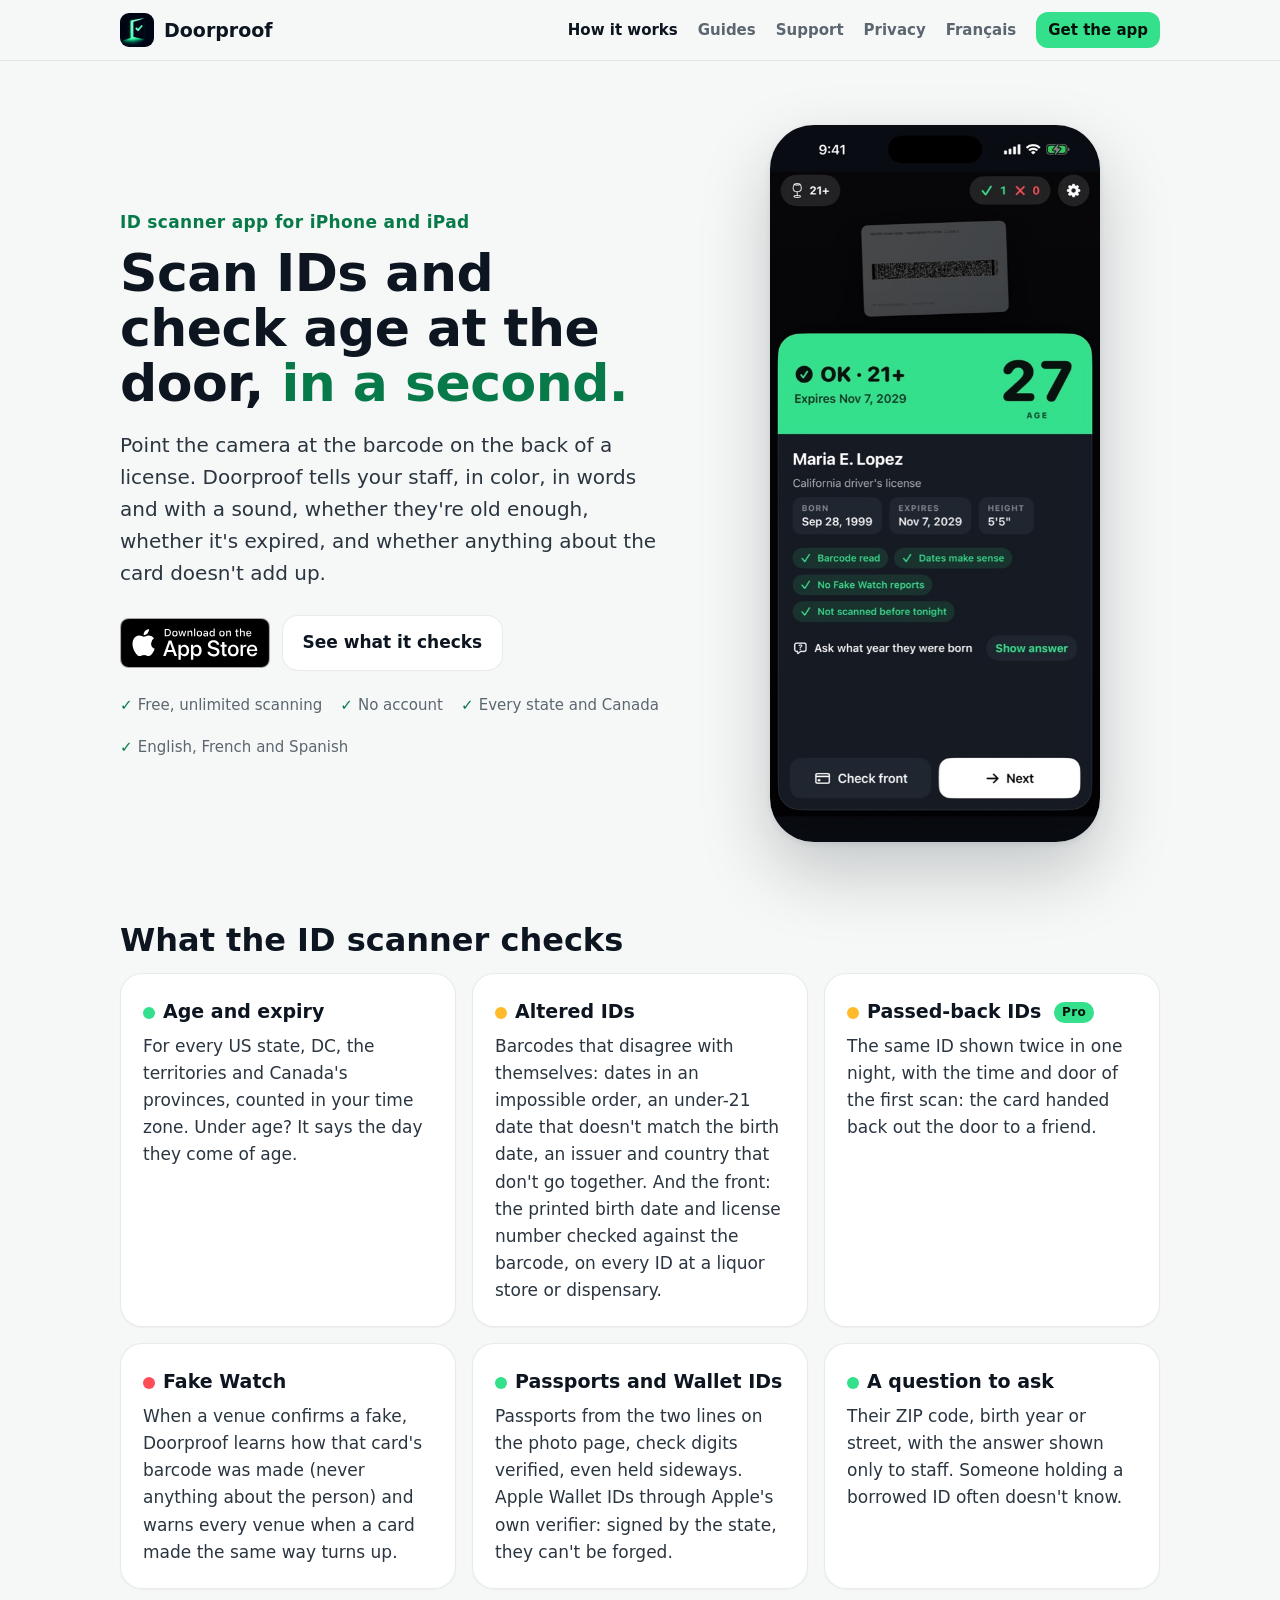
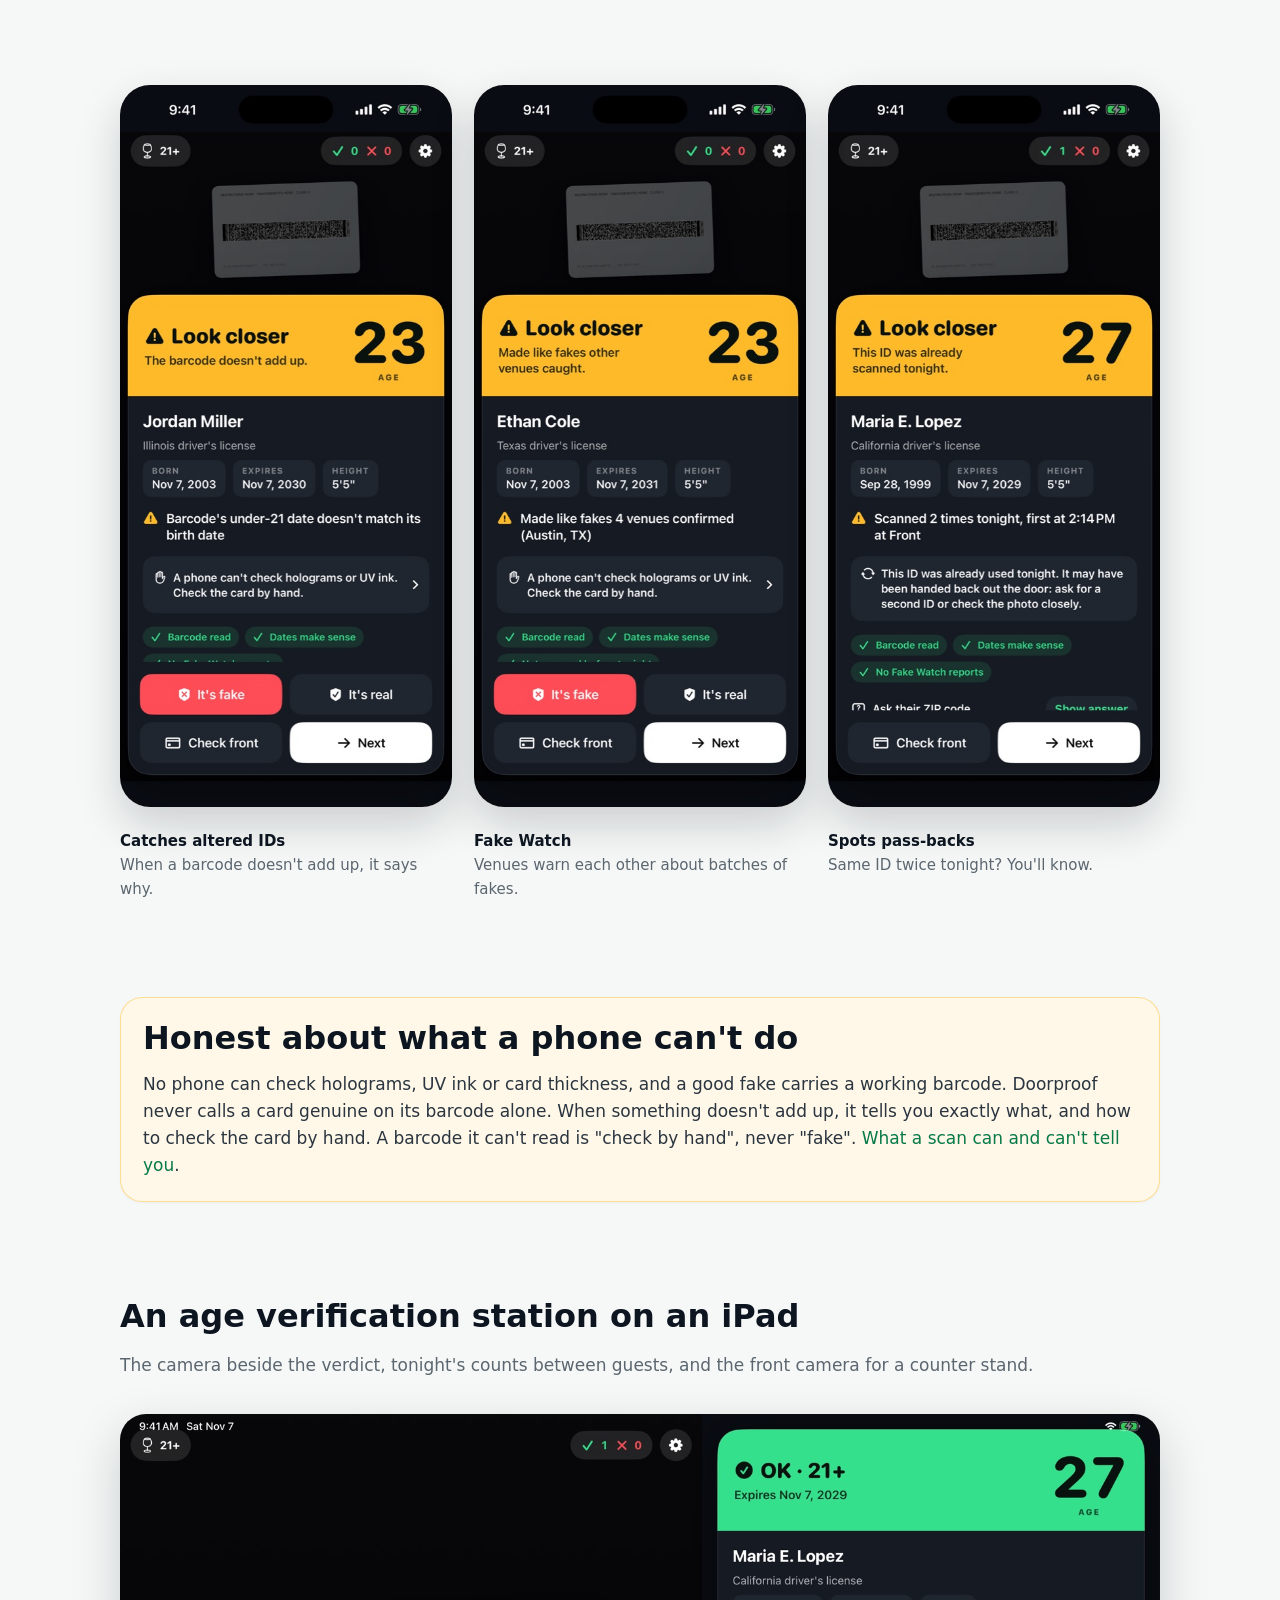
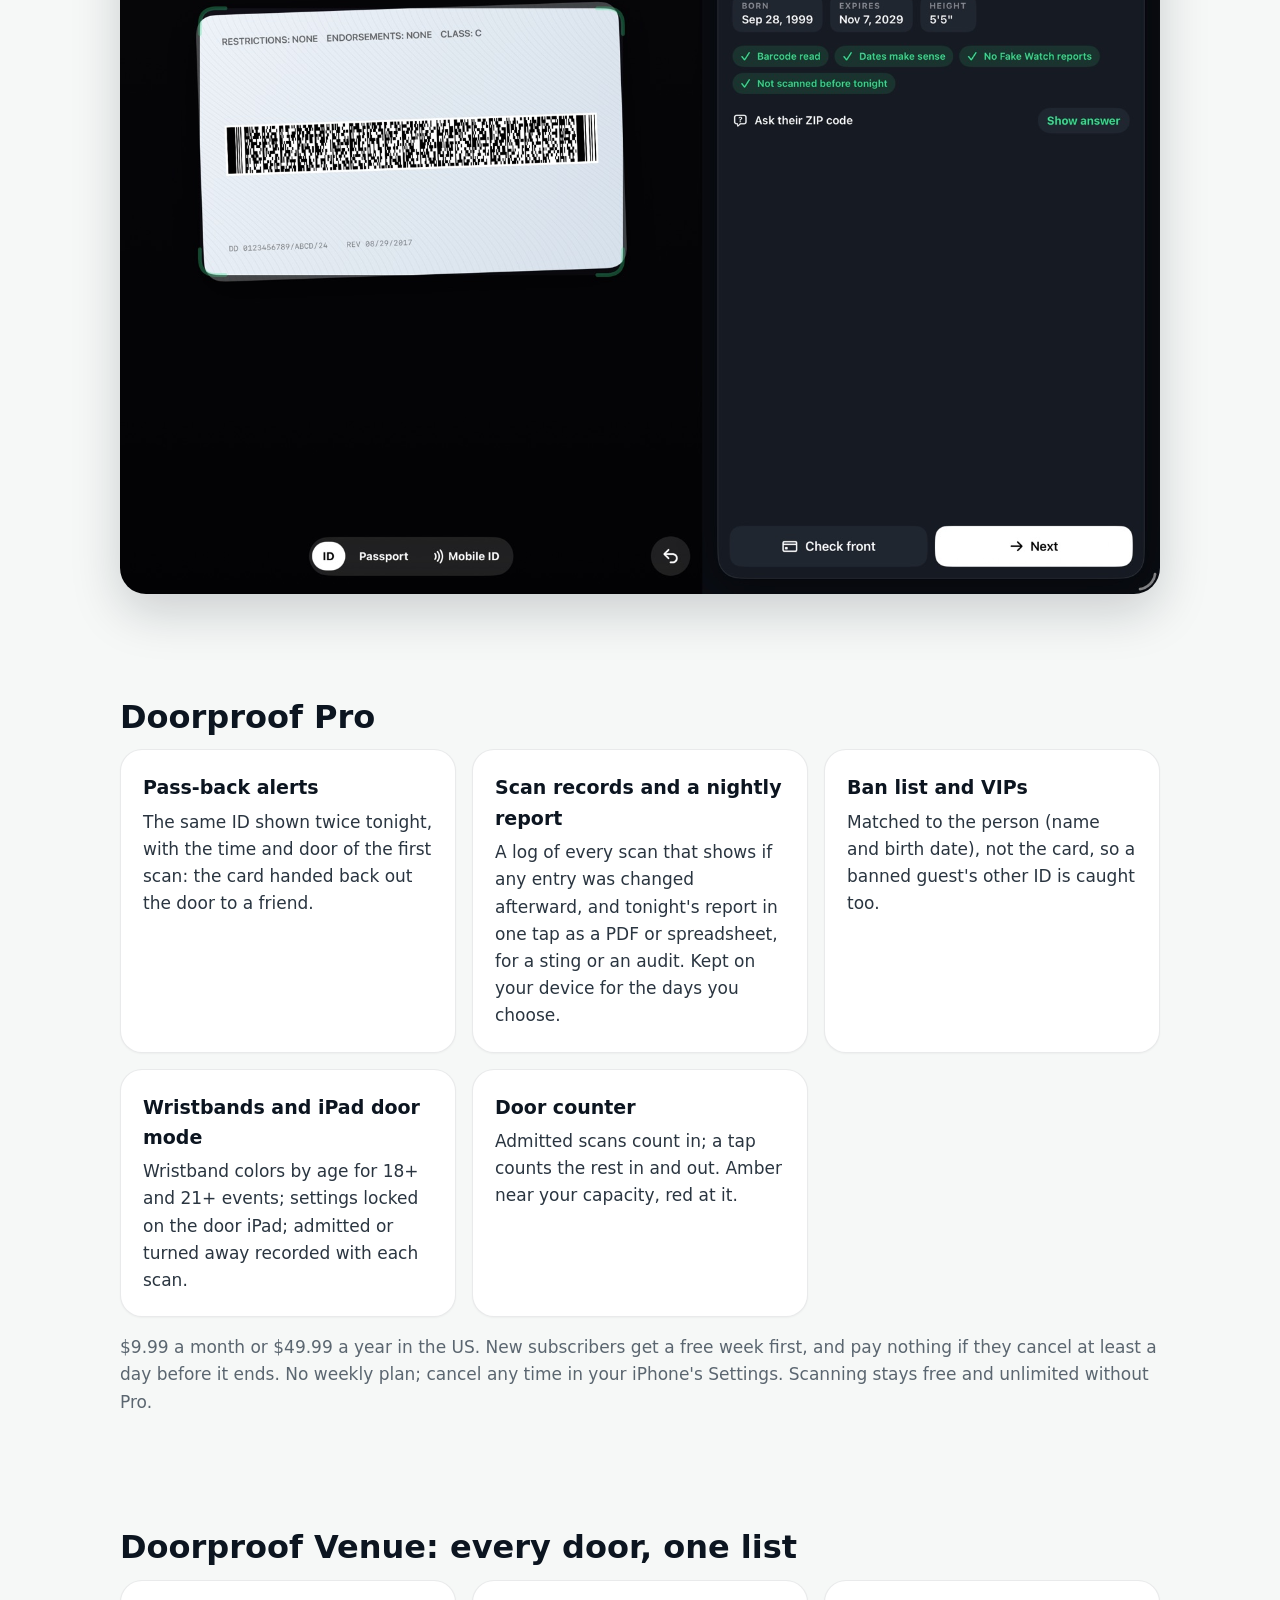
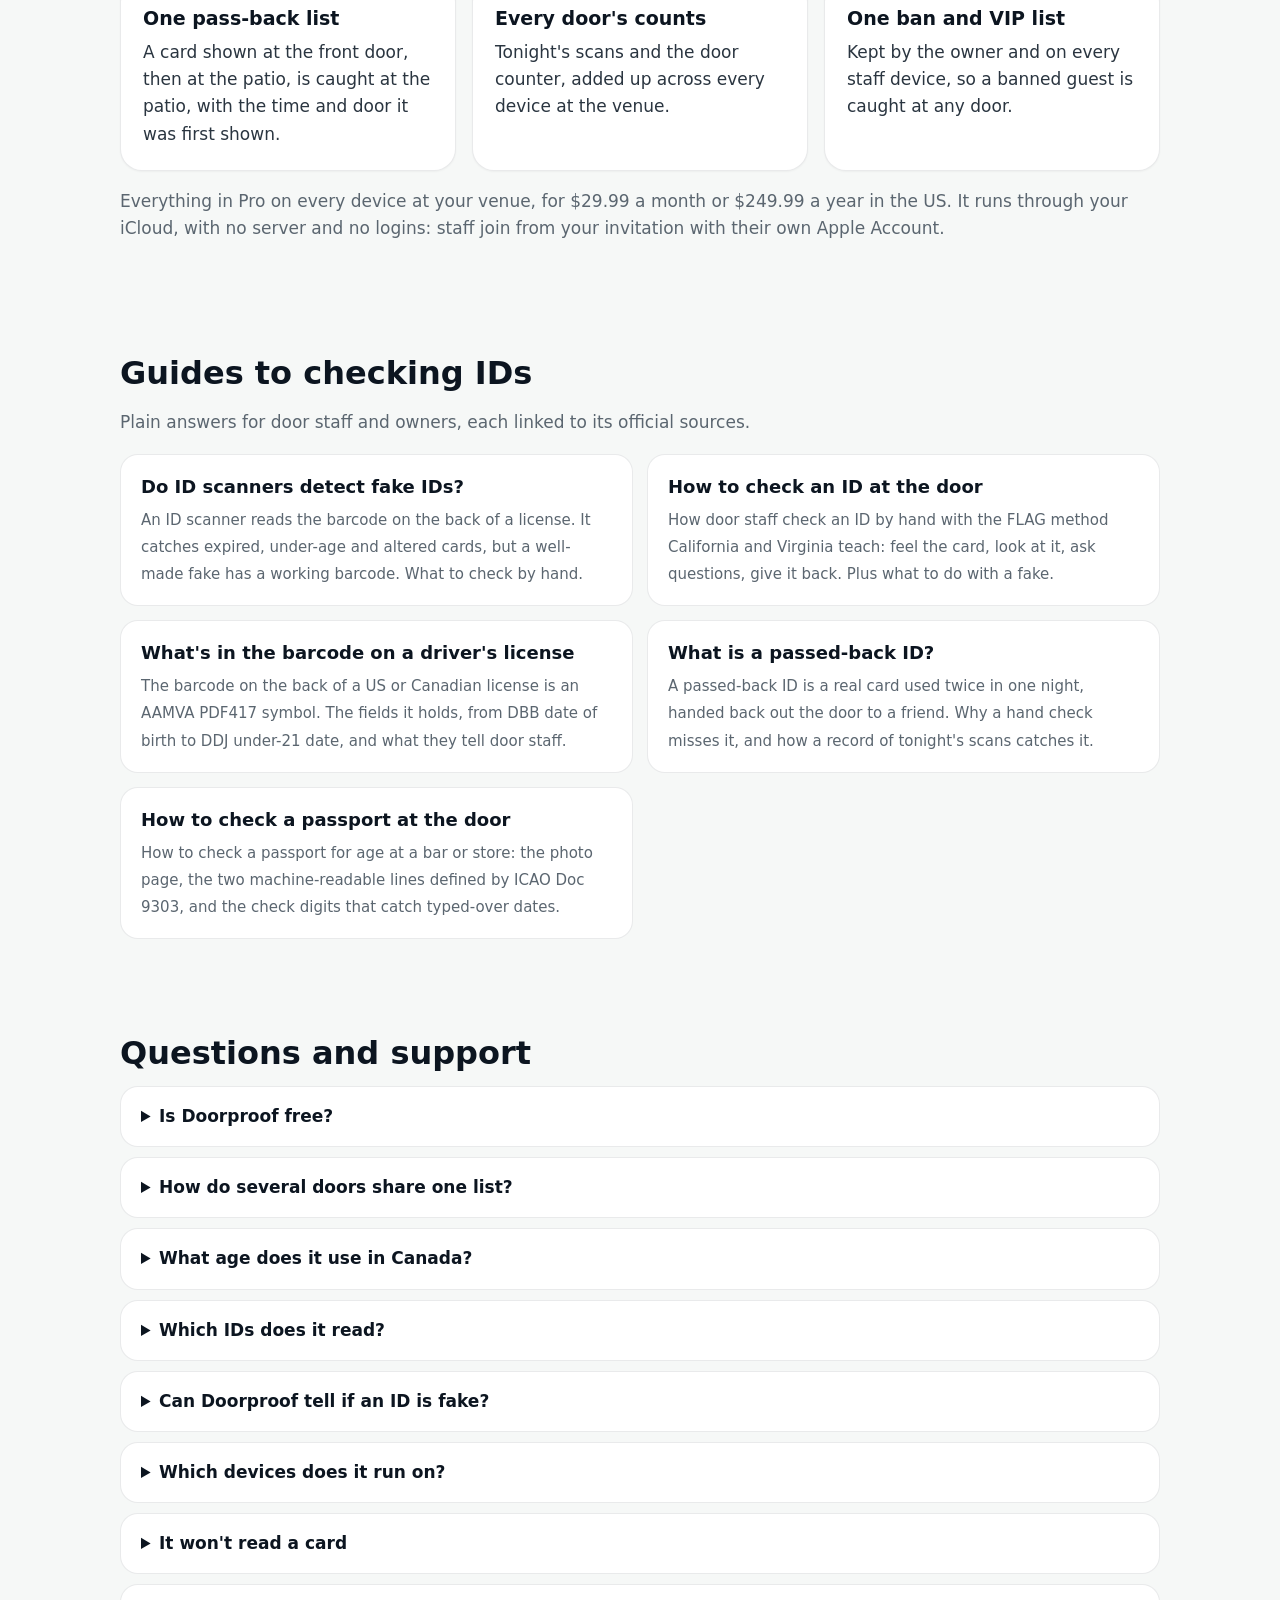
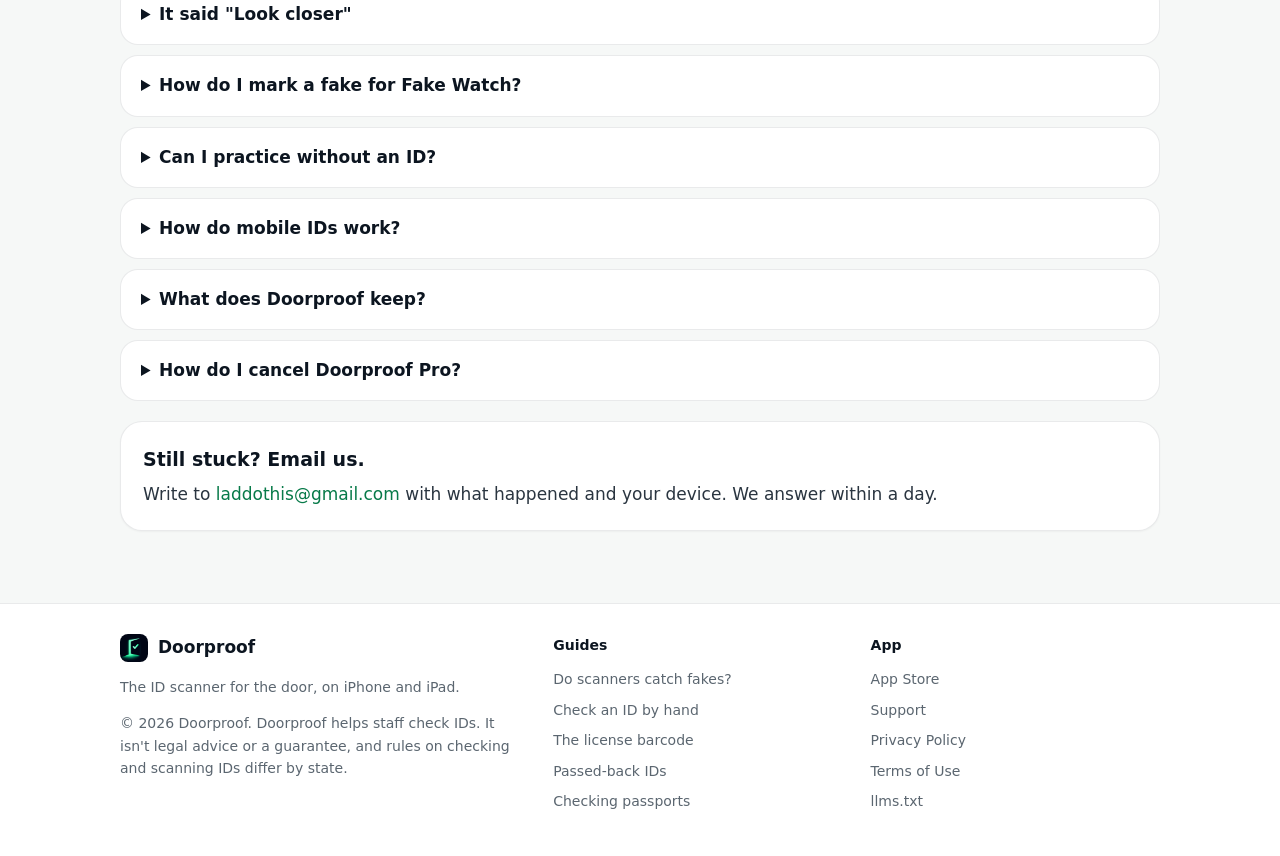
<file: index.html>
<!doctype html>
<html lang="en">
<head>
<meta charset="utf-8">
<meta name="viewport" content="width=device-width, initial-scale=1">
<title>Doorproof: ID Scanner &amp; Age Verification App for Bars, Clubs and Stores</title>
<meta name="description" content="Free, unlimited ID scanning on iPhone and iPad for bars, clubs and stores: age and expiry in a second, altered-ID checks and Fake Watch. Pro adds pass-back alerts.">
<meta name="robots" content="index,follow,max-snippet:-1,max-image-preview:large">
<link rel="canonical" href="https://coderalert0.github.io/doorproof-site/">
<link rel="alternate" hreflang="en" href="https://coderalert0.github.io/doorproof-site/">
<link rel="alternate" hreflang="fr-CA" href="https://coderalert0.github.io/doorproof-site/fr/">
<link rel="alternate" hreflang="x-default" href="https://coderalert0.github.io/doorproof-site/">
<meta name="theme-color" content="#f6f8f7">
<meta name="apple-itunes-app" content="app-id=6832112189">
<meta property="og:type" content="website">
<meta property="og:site_name" content="Doorproof">
<meta property="og:title" content="Doorproof: ID Scanner &amp; Age Verification App for Bars, Clubs and Stores">
<meta property="og:description" content="Free, unlimited ID scanning on iPhone and iPad for bars, clubs and stores: age and expiry in a second, altered-ID checks and Fake Watch. Pro adds pass-back alerts.">
<meta property="og:url" content="https://coderalert0.github.io/doorproof-site/">
<meta property="og:image" content="https://coderalert0.github.io/doorproof-site/img/og.png">
<meta property="og:image:width" content="1200">
<meta property="og:image:height" content="630">
<meta property="og:image:alt" content="Doorproof, the ID scanner for the door, showing a green OK result">
<meta name="twitter:card" content="summary_large_image">
<link rel="icon" href="icon.png">
<link rel="apple-touch-icon" href="icon.png">
<link rel="stylesheet" href="style.css">
<link rel="alternate" type="text/plain" title="llms.txt" href="llms.txt">
<script type="application/ld+json">{"@context": "https://schema.org", "@type": "WebSite", "name": "Doorproof", "url": "https://coderalert0.github.io/doorproof-site/", "description": "Free, unlimited ID scanning on iPhone and iPad for bars, clubs and stores: age and expiry in a second, altered-ID checks and Fake Watch. Pro adds pass-back alerts.", "publisher": {"@type": "Organization", "name": "Doorproof", "url": "https://coderalert0.github.io/doorproof-site/", "logo": "https://coderalert0.github.io/doorproof-site/img/icon-512.png"}, "inLanguage": "en-US"}</script>
<script type="application/ld+json">{"@context": "https://schema.org", "@type": "MobileApplication", "name": "ID Scanner & Age: Doorproof", "alternateName": "Doorproof", "url": "https://coderalert0.github.io/doorproof-site/", "installUrl": "https://apps.apple.com/us/app/id6832112189", "downloadUrl": "https://apps.apple.com/us/app/id6832112189", "operatingSystem": "iOS 17.0 or later", "applicationCategory": "BusinessApplication", "description": "Doorproof is an ID scanner and age verification app for iPhone and iPad. Door staff at bars, clubs, liquor stores and events point the camera at the barcode on the back of a US or Canadian driver's license or ID card, a passport's machine-readable lines, or an Apple Wallet ID, and get the age, the expiry and any sign the card was altered, in a second.", "image": "https://coderalert0.github.io/doorproof-site/img/icon-512.png", "screenshot": ["https://coderalert0.github.io/doorproof-site/img/1-demo.jpg", "https://coderalert0.github.io/doorproof-site/img/2-mismatch.jpg", "https://coderalert0.github.io/doorproof-site/img/3-fakewatch.jpg", "https://coderalert0.github.io/doorproof-site/img/4-passback.jpg"], "featureList": ["Age and expiry check", "Altered ID check", "Pass-back alerts (Pro)", "Fake Watch", "Passport MRZ reading", "Apple Wallet ID verification", "Scan records (Pro)", "Door counter (Pro)", "Shared pass-backs and lists across devices (Venue)", "Ban and VIP lists (Pro)", "Wristbands by age (Pro)", "iPad door mode (Pro)"], "inLanguage": ["en", "fr-CA", "es-MX"], "publisher": {"@type": "Organization", "name": "Doorproof", "url": "https://coderalert0.github.io/doorproof-site/", "logo": "https://coderalert0.github.io/doorproof-site/img/icon-512.png"}, "offers": [{"@type": "Offer", "name": "Doorproof", "price": "0", "priceCurrency": "USD"}, {"@type": "Offer", "name": "Doorproof Pro, monthly", "price": "9.99", "priceCurrency": "USD"}, {"@type": "Offer", "name": "Doorproof Pro, yearly", "price": "49.99", "priceCurrency": "USD"}, {"@type": "Offer", "name": "Doorproof Venue, monthly", "price": "29.99", "priceCurrency": "USD"}, {"@type": "Offer", "name": "Doorproof Venue, yearly", "price": "249.99", "priceCurrency": "USD"}]}</script>
<script type="application/ld+json">{"@context": "https://schema.org", "@type": "FAQPage", "mainEntity": [{"@type": "Question", "name": "Is Doorproof free?", "acceptedAnswer": {"@type": "Answer", "text": "Yes. Scanning is free and unlimited, with Fake Watch included and no account. Doorproof Pro adds pass-back alerts, scan records with a nightly report, a door counter, ban and VIP lists, wristbands and iPad door mode for $9.99 a month or $49.99 a year in the US. Doorproof Venue puts Pro on every device at your venue, sharing one pass-back list, counts and lists, for $29.99 a month or $249.99 a year. Each has a free week first for new subscribers."}}, {"@type": "Question", "name": "How do several doors share one list?", "acceptedAnswer": {"@type": "Answer", "text": "With Doorproof Venue, the owner taps Settings > Your venue's devices > Invite staff devices and sends the invitation by Messages or Mail. Staff open it on their iPhone or iPad, signed in to their own Apple Account, and Doorproof joins the venue: the same pass-back list, counts and ban list at every door, through the owner's iCloud."}}, {"@type": "Question", "name": "What age does it use in Canada?", "acceptedAnswer": {"@type": "Answer", "text": "On the first run, pick your province or territory and your kind of venue, and Doorproof sets the legal age to match: for example 18 for a bar in Quebec, Alberta and Manitoba, 19 elsewhere, and 21 for cannabis in Quebec. You can change it any time in Settings, and you confirm the age that applies to your venue."}}, {"@type": "Question", "name": "Which IDs does it read?", "acceptedAnswer": {"@type": "Answer", "text": "Driver's licenses and ID cards from every US state, DC, the US territories and Canada's provinces, from the barcode on the back. Passports and passport-style ID cards from the machine-readable lines. Apple Wallet IDs through Apple's ID Verifier."}}, {"@type": "Question", "name": "Can Doorproof tell if an ID is fake?", "acceptedAnswer": {"@type": "Answer", "text": "It catches what a barcode can show: expired and under-age cards, altered cards whose barcode no longer adds up, and cards made like fakes other venues confirmed. A well-made fake carries a working barcode, so Doorproof never calls a card genuine on the barcode alone and tells staff what to check by hand."}}, {"@type": "Question", "name": "Which devices does it run on?", "acceptedAnswer": {"@type": "Answer", "text": "iPhone and iPad with iOS 17 or later. It's on the App Store in the United States and Canada, in English, French and Spanish."}}, {"@type": "Question", "name": "It won't read a card", "acceptedAnswer": {"@type": "Answer", "text": "Hold the back of the card flat, about 20 cm (8 inches) from the camera, so the barcode fills most of the frame. In a dark room, tap the flashlight. If a barcode is worn or damaged, Doorproof says \"Check by hand\": that doesn't mean the card is fake."}}, {"@type": "Question", "name": "It said \"Look closer\"", "acceptedAnswer": {"@type": "Answer", "text": "The card is old enough and in date, but something doesn't add up, and the result says what. Check the card by hand: tilt it to see the hologram shift, feel for raised print, compare the photo, and ask the question Doorproof suggests."}}, {"@type": "Question", "name": "How do I mark a fake for Fake Watch?", "acceptedAnswer": {"@type": "Answer", "text": "Tap \"It's fake\" on a Look closer result, but only after checking the card by hand. Doorproof shares how its barcode was made and your city, never anything about the person. If a match was wrong, tap \"It's real\". You can turn sharing off in Settings."}}, {"@type": "Question", "name": "Can I practice without an ID?", "acceptedAnswer": {"@type": "Answer", "text": "Settings > Help > Practice with sample IDs shows what each result looks like. Samples aren't counted, recorded or shared."}}, {"@type": "Question", "name": "How do mobile IDs work?", "acceptedAnswer": {"@type": "Answer", "text": "Tap Mobile ID and have the guest hold their iPhone near yours. Apple's own screen shows you their name, photo and whether they're over 21, and you approve or turn them away there. It needs a US-region iPhone XS or later."}}, {"@type": "Question", "name": "What does Doorproof keep?", "acceptedAnswer": {"@type": "Answer", "text": "With records off (the default), only tonight's counts. With records on (Pro), a log on your device for as many days as you choose, with names and birth dates only if you turn that on. See the privacy policy."}}, {"@type": "Question", "name": "How do I cancel Doorproof Pro?", "acceptedAnswer": {"@type": "Answer", "text": "In Settings on your iPhone or iPad: your name > Subscriptions > Doorproof Pro. Restore purchases is in the app's Settings."}}]}</script>
</head>
<body>
<a class="skip" href="#main">Skip to content</a>
<header class="topbar">
  <div class="topbar-in">
    <a class="brand" href="./"><img src="icon.png" alt="" width="34" height="34"><span>Doorproof</span></a>
    <nav class="nav" aria-label="Site">
      <a href="./#how" aria-current="page">How it works</a>
      <a href="./#guides">Guides</a>
      <a href="./#support">Support</a>
      <a href="privacy.html">Privacy</a>
      <a href="https://coderalert0.github.io/doorproof-site/fr/" hreflang="fr-CA" lang="fr-CA">Français</a>
      <a class="nav-cta" href="https://apps.apple.com/us/app/id6832112189">Get the app</a>
    </nav>
  </div>
</header>
<main id="main">
<section class="hero">
  <div>
    <span class="eyebrow">ID scanner app for iPhone and iPad</span>
    <h1>Scan IDs and check age at the door, <em>in a second.</em></h1>
    <p class="lead">Point the camera at the barcode on the back of a license. Doorproof tells your staff, in color, in words and with a sound, whether they're old enough, whether it's expired, and whether anything about the card doesn't add up.</p>
    <div class="actions">
      <a class="badge" href="https://apps.apple.com/us/app/id6832112189"><img src="img/app-store-badge.svg" alt="Download on the App Store" width="150" height="50"></a>
      <a class="btn btn-ghost" href="#how">See what it checks</a>
    </div>
    <div class="facts"><span>Free, unlimited scanning</span><span>No account</span><span>Every state and Canada</span><span>English, French and Spanish</span></div>
  </div>
  <img class="phone" src="img/1-demo.jpg" alt="Doorproof showing a green OK result: 27 years old, a California driver's license" width="506" height="1100">
</section>

<section class="wrap" id="how">
  <h2>What the ID scanner checks</h2>
  <div class="grid">
    <div class="card"><h3><span class="dot" style="background:var(--mint)"></span>Age and expiry</h3><p>For every US state, DC, the territories and Canada's provinces, counted in your time zone. Under age? It says the day they come of age.</p></div>
    <div class="card"><h3><span class="dot" style="background:var(--amber)"></span>Altered IDs</h3><p>Barcodes that disagree with themselves: dates in an impossible order, an under-21 date that doesn't match the birth date, an issuer and country that don't go together. And the front: the printed birth date and license number checked against the barcode, on every ID at a liquor store or dispensary.</p></div>
    <div class="card"><h3><span class="dot" style="background:var(--amber)"></span>Passed-back IDs <span class="pro">Pro</span></h3><p>The same ID shown twice in one night, with the time and door of the first scan: the card handed back out the door to a friend.</p></div>
    <div class="card"><h3><span class="dot" style="background:var(--red)"></span>Fake Watch</h3><p>When a venue confirms a fake, Doorproof learns how that card's barcode was made (never anything about the person) and warns every venue when a card made the same way turns up.</p></div>
    <div class="card"><h3><span class="dot" style="background:var(--mint)"></span>Passports and Wallet IDs</h3><p>Passports from the two lines on the photo page, check digits verified, even held sideways. Apple Wallet IDs through Apple's own verifier: signed by the state, they can't be forged.</p></div>
    <div class="card"><h3><span class="dot" style="background:var(--mint)"></span>A question to ask</h3><p>Their ZIP code, birth year or street, with the answer shown only to staff. Someone holding a borrowed ID often doesn't know.</p></div>
  </div>
</section>

<section class="wrap">
  <div class="shots">
    <figure><img src="img/2-mismatch.jpg" alt="Look closer: the barcode's under-21 date doesn't match its birth date" loading="lazy" width="506" height="1100"><figcaption><strong>Catches altered IDs</strong>When a barcode doesn't add up, it says why.</figcaption></figure>
    <figure><img src="img/3-fakewatch.jpg" alt="Look closer: made like fakes four venues confirmed" loading="lazy" width="506" height="1100"><figcaption><strong>Fake Watch</strong>Venues warn each other about batches of fakes.</figcaption></figure>
    <figure><img src="img/4-passback.jpg" alt="Look closer: scanned twice tonight" loading="lazy" width="506" height="1100"><figcaption><strong>Spots pass-backs</strong>Same ID twice tonight? You'll know.</figcaption></figure>
  </div>
</section>

<section class="wrap">
  <div class="card honest">
    <h2>Honest about what a phone can't do</h2>
    <p>No phone can check holograms, UV ink or card thickness, and a good fake carries a working barcode. Doorproof never calls a card genuine on its barcode alone. When something doesn't add up, it tells you exactly what, and how to check the card by hand. A barcode it can't read is "check by hand", never "fake". <a href="do-id-scanners-detect-fake-ids.html">What a scan can and can't tell you</a>.</p>
  </div>
</section>

<section class="wrap ipad">
  <h2>An age verification station on an iPad</h2>
  <p class="muted">The camera beside the verdict, tonight's counts between guests, and the front camera for a counter stand.</p>
  <img src="img/ipad.jpg" alt="Doorproof on an iPad in landscape: the camera on the left, the verdict on the right" loading="lazy" width="1200" height="1600">
</section>

<section class="wrap">
  <h2>Doorproof Pro</h2>
  <div class="grid">
    <div class="card"><h3>Pass-back alerts</h3><p>The same ID shown twice tonight, with the time and door of the first scan: the card handed back out the door to a friend.</p></div>
    <div class="card"><h3>Scan records and a nightly report</h3><p>A log of every scan that shows if any entry was changed afterward, and tonight's report in one tap as a PDF or spreadsheet, for a sting or an audit. Kept on your device for the days you choose.</p></div>
    <div class="card"><h3>Ban list and VIPs</h3><p>Matched to the person (name and birth date), not the card, so a banned guest's other ID is caught too.</p></div>
    <div class="card"><h3>Wristbands and iPad door mode</h3><p>Wristband colors by age for 18+ and 21+ events; settings locked on the door iPad; admitted or turned away recorded with each scan.</p></div>
    <div class="card"><h3>Door counter</h3><p>Admitted scans count in; a tap counts the rest in and out. Amber near your capacity, red at it.</p></div>
  </div>
  <p class="muted">$9.99 a month or $49.99 a year in the US. New subscribers get a free week first, and pay nothing if they cancel at least a day before it ends. No weekly plan; cancel any time in your iPhone's Settings. Scanning stays free and unlimited without Pro.</p>
</section>

<section class="wrap" id="venue">
  <h2>Doorproof Venue: every door, one list</h2>
  <div class="grid">
    <div class="card"><h3>One pass-back list</h3><p>A card shown at the front door, then at the patio, is caught at the patio, with the time and door it was first shown.</p></div>
    <div class="card"><h3>Every door's counts</h3><p>Tonight's scans and the door counter, added up across every device at the venue.</p></div>
    <div class="card"><h3>One ban and VIP list</h3><p>Kept by the owner and on every staff device, so a banned guest is caught at any door.</p></div>
  </div>
  <p class="muted">Everything in Pro on every device at your venue, for $29.99 a month or $249.99 a year in the US. It runs through your iCloud, with no server and no logins: staff join from your invitation with their own Apple Account.</p>
</section>

<section class="wrap" id="guides">
  <h2>Guides to checking IDs</h2>
  <p class="muted">Plain answers for door staff and owners, each linked to its official sources.</p>
  <ul class="guides"><li><a href="do-id-scanners-detect-fake-ids.html"><strong>Do ID scanners detect fake IDs?</strong><span>An ID scanner reads the barcode on the back of a license. It catches expired, under-age and altered cards, but a well-made fake has a working barcode. What to check by hand.</span></a></li><li><a href="how-to-check-an-id.html"><strong>How to check an ID at the door</strong><span>How door staff check an ID by hand with the FLAG method California and Virginia teach: feel the card, look at it, ask questions, give it back. Plus what to do with a fake.</span></a></li><li><a href="drivers-license-barcode.html"><strong>What&#x27;s in the barcode on a driver&#x27;s license</strong><span>The barcode on the back of a US or Canadian license is an AAMVA PDF417 symbol. The fields it holds, from DBB date of birth to DDJ under-21 date, and what they tell door staff.</span></a></li><li><a href="passed-back-id.html"><strong>What is a passed-back ID?</strong><span>A passed-back ID is a real card used twice in one night, handed back out the door to a friend. Why a hand check misses it, and how a record of tonight&#x27;s scans catches it.</span></a></li><li><a href="checking-passports.html"><strong>How to check a passport at the door</strong><span>How to check a passport for age at a bar or store: the photo page, the two machine-readable lines defined by ICAO Doc 9303, and the check digits that catch typed-over dates.</span></a></li></ul>
</section>

<section class="wrap" id="support">
  <h2>Questions and support</h2>
  <details><summary>Is Doorproof free?</summary><p>Yes. Scanning is free and unlimited, with Fake Watch included and no account. Doorproof Pro adds pass-back alerts, scan records with a nightly report, a door counter, ban and VIP lists, wristbands and iPad door mode for $9.99 a month or $49.99 a year in the US. Doorproof Venue puts Pro on every device at your venue, sharing one pass-back list, counts and lists, for $29.99 a month or $249.99 a year. Each has a free week first for new subscribers.</p></details>
  <details><summary>How do several doors share one list?</summary><p>With Doorproof Venue, the owner taps Settings &gt; Your venue's devices &gt; Invite staff devices and sends the invitation by Messages or Mail. Staff open it on their iPhone or iPad, signed in to their own Apple Account, and Doorproof joins the venue: the same pass-back list, counts and ban list at every door, through the owner's iCloud.</p></details>
  <details><summary>What age does it use in Canada?</summary><p>On the first run, pick your province or territory and your kind of venue, and Doorproof sets the legal age to match: for example 18 for a bar in Quebec, Alberta and Manitoba, 19 elsewhere, and 21 for cannabis in Quebec. You can change it any time in Settings, and you confirm the age that applies to your venue.</p></details>
  <details><summary>Which IDs does it read?</summary><p>Driver's licenses and ID cards from every US state, DC, the US territories and Canada's provinces, from the barcode on the back. Passports and passport-style ID cards from the machine-readable lines. Apple Wallet IDs through Apple's ID Verifier.</p></details>
  <details><summary>Can Doorproof tell if an ID is fake?</summary><p>It catches what a barcode can show: expired and under-age cards, altered cards whose barcode no longer adds up, and cards made like fakes other venues confirmed. A well-made fake carries a working barcode, so Doorproof never calls a card genuine on the barcode alone and tells staff what to check by hand.</p></details>
  <details><summary>Which devices does it run on?</summary><p>iPhone and iPad with iOS 17 or later. It's on the App Store in the United States and Canada, in English, French and Spanish.</p></details>
  <details><summary>It won't read a card</summary><p>Hold the back of the card flat, about 20 cm (8 inches) from the camera, so the barcode fills most of the frame. In a dark room, tap the flashlight. If a barcode is worn or damaged, Doorproof says "Check by hand": that doesn't mean the card is fake.</p></details>
  <details><summary>It said "Look closer"</summary><p>The card is old enough and in date, but something doesn't add up, and the result says what. Check the card by hand: tilt it to see the hologram shift, feel for raised print, compare the photo, and ask the question Doorproof suggests.</p></details>
  <details><summary>How do I mark a fake for Fake Watch?</summary><p>Tap "It's fake" on a Look closer result, but only after checking the card by hand. Doorproof shares how its barcode was made and your city, never anything about the person. If a match was wrong, tap "It's real". You can turn sharing off in Settings.</p></details>
  <details><summary>Can I practice without an ID?</summary><p>Settings &gt; Help &gt; Practice with sample IDs shows what each result looks like. Samples aren't counted, recorded or shared.</p></details>
  <details><summary>How do mobile IDs work?</summary><p>Tap Mobile ID and have the guest hold their iPhone near yours. Apple's own screen shows you their name, photo and whether they're over 21, and you approve or turn them away there. It needs a US-region iPhone XS or later.</p></details>
  <details><summary>What does Doorproof keep?</summary><p>With records off (the default), only tonight's counts. With records on (Pro), a log on your device for as many days as you choose, with names and birth dates only if you turn that on. See the <a href="privacy.html">privacy policy</a>.</p></details>
  <details><summary>How do I cancel Doorproof Pro?</summary><p>In Settings on your iPhone or iPad: your name &gt; Subscriptions &gt; Doorproof Pro. Restore purchases is in the app's Settings.</p></details>
  <div class="card contact" id="contact">
    <div><h3>Still stuck? Email us.</h3><p>Write to <span class="email"><noscript>laddothis at gmail dot com</noscript></span> with what happened and your device. We answer within a day.</p></div>
  </div>
</section>

</main>
<footer>
  <div class="in">
    <div class="foot-about">
      <a class="brand" href="./"><img src="icon.png" alt="" width="28" height="28"><span>Doorproof</span></a>
      <p>The ID scanner for the door, on iPhone and iPad.</p>
      <p>© 2026 Doorproof. Doorproof helps staff check IDs. It isn't legal advice or a guarantee, and rules on checking and scanning IDs differ by state.</p>
    </div>
    <nav aria-label="Guides"><p class="foot-title">Guides</p><a href="do-id-scanners-detect-fake-ids.html">Do scanners catch fakes?</a><a href="how-to-check-an-id.html">Check an ID by hand</a><a href="drivers-license-barcode.html">The license barcode</a><a href="passed-back-id.html">Passed-back IDs</a><a href="checking-passports.html">Checking passports</a></nav>
    <nav aria-label="App"><p class="foot-title">App</p><a href="https://apps.apple.com/us/app/id6832112189">App Store</a><a href="./#support">Support</a><a href="privacy.html">Privacy Policy</a><a href="https://www.apple.com/legal/internet-services/itunes/dev/stdeula/">Terms of Use</a><a href="llms.txt">llms.txt</a></nav>
  </div>
</footer>
<script src="site.js"></script>
</body>
</html>
</file>
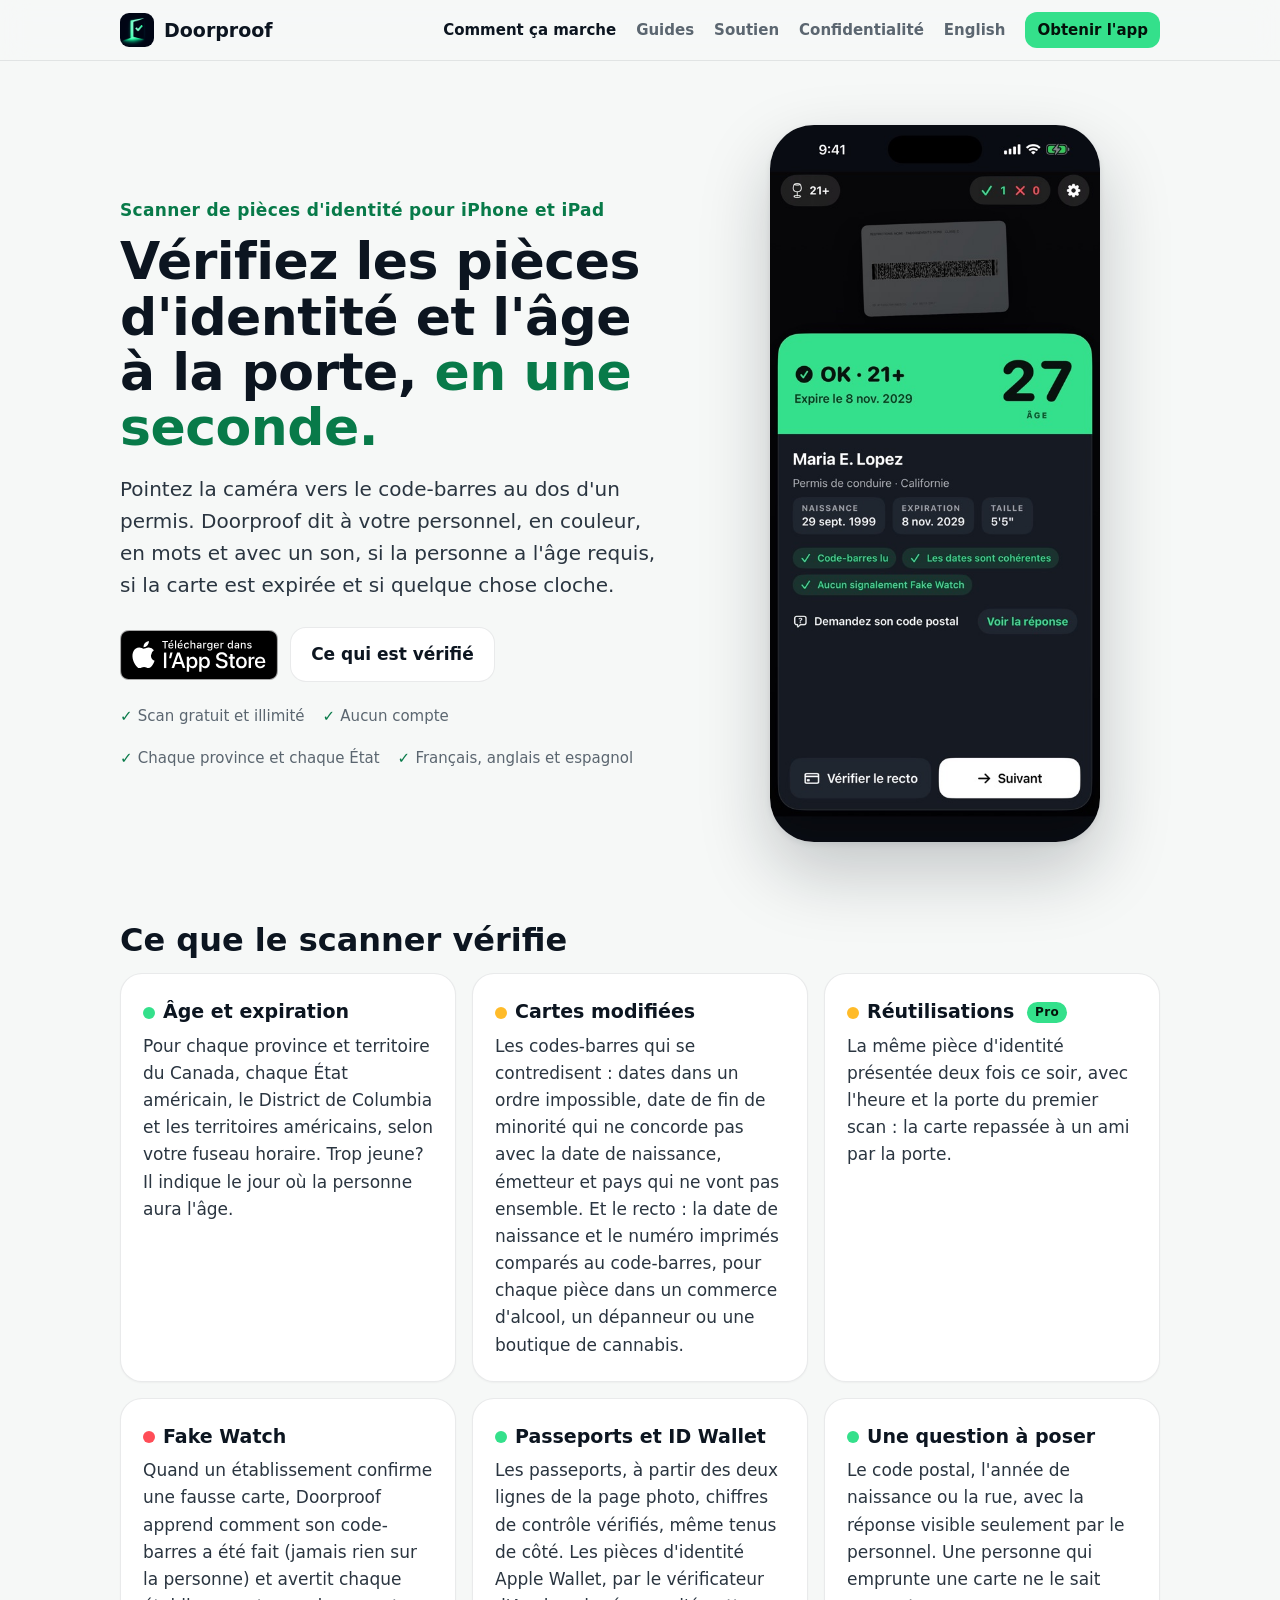
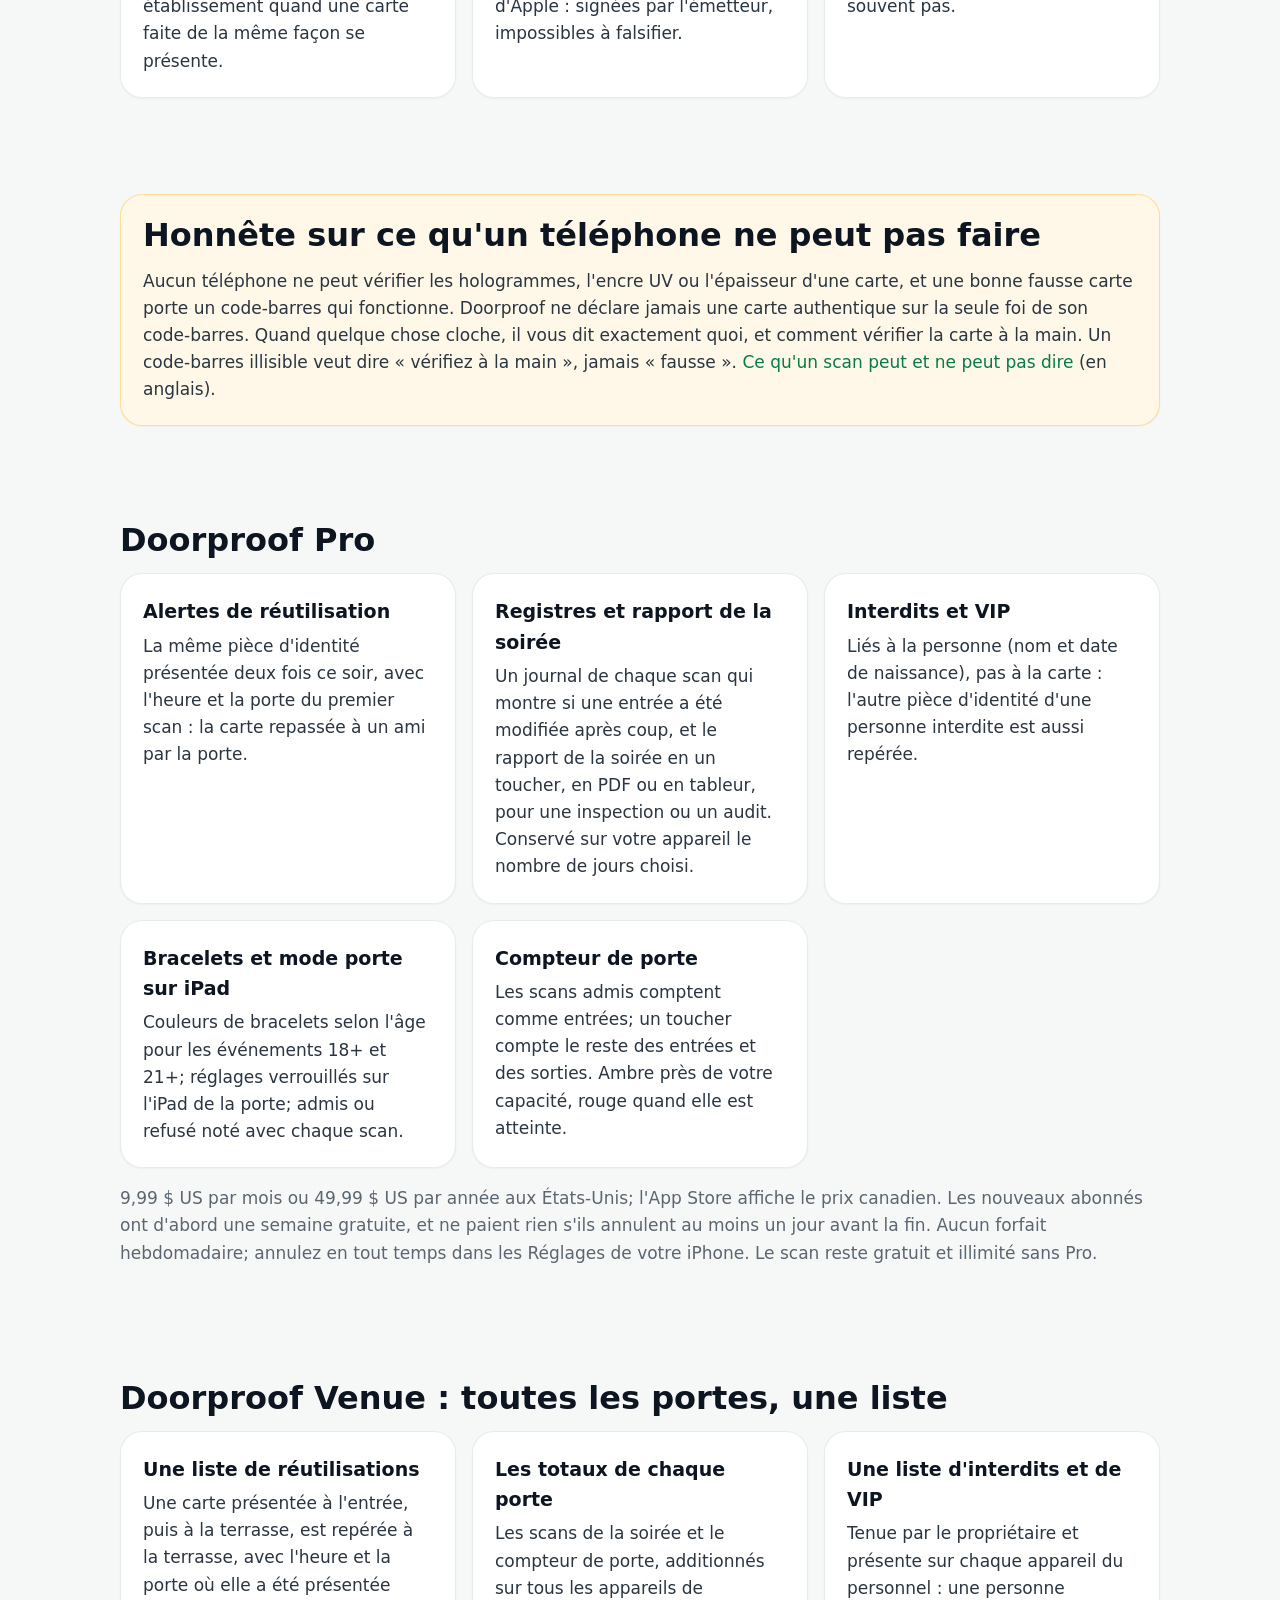
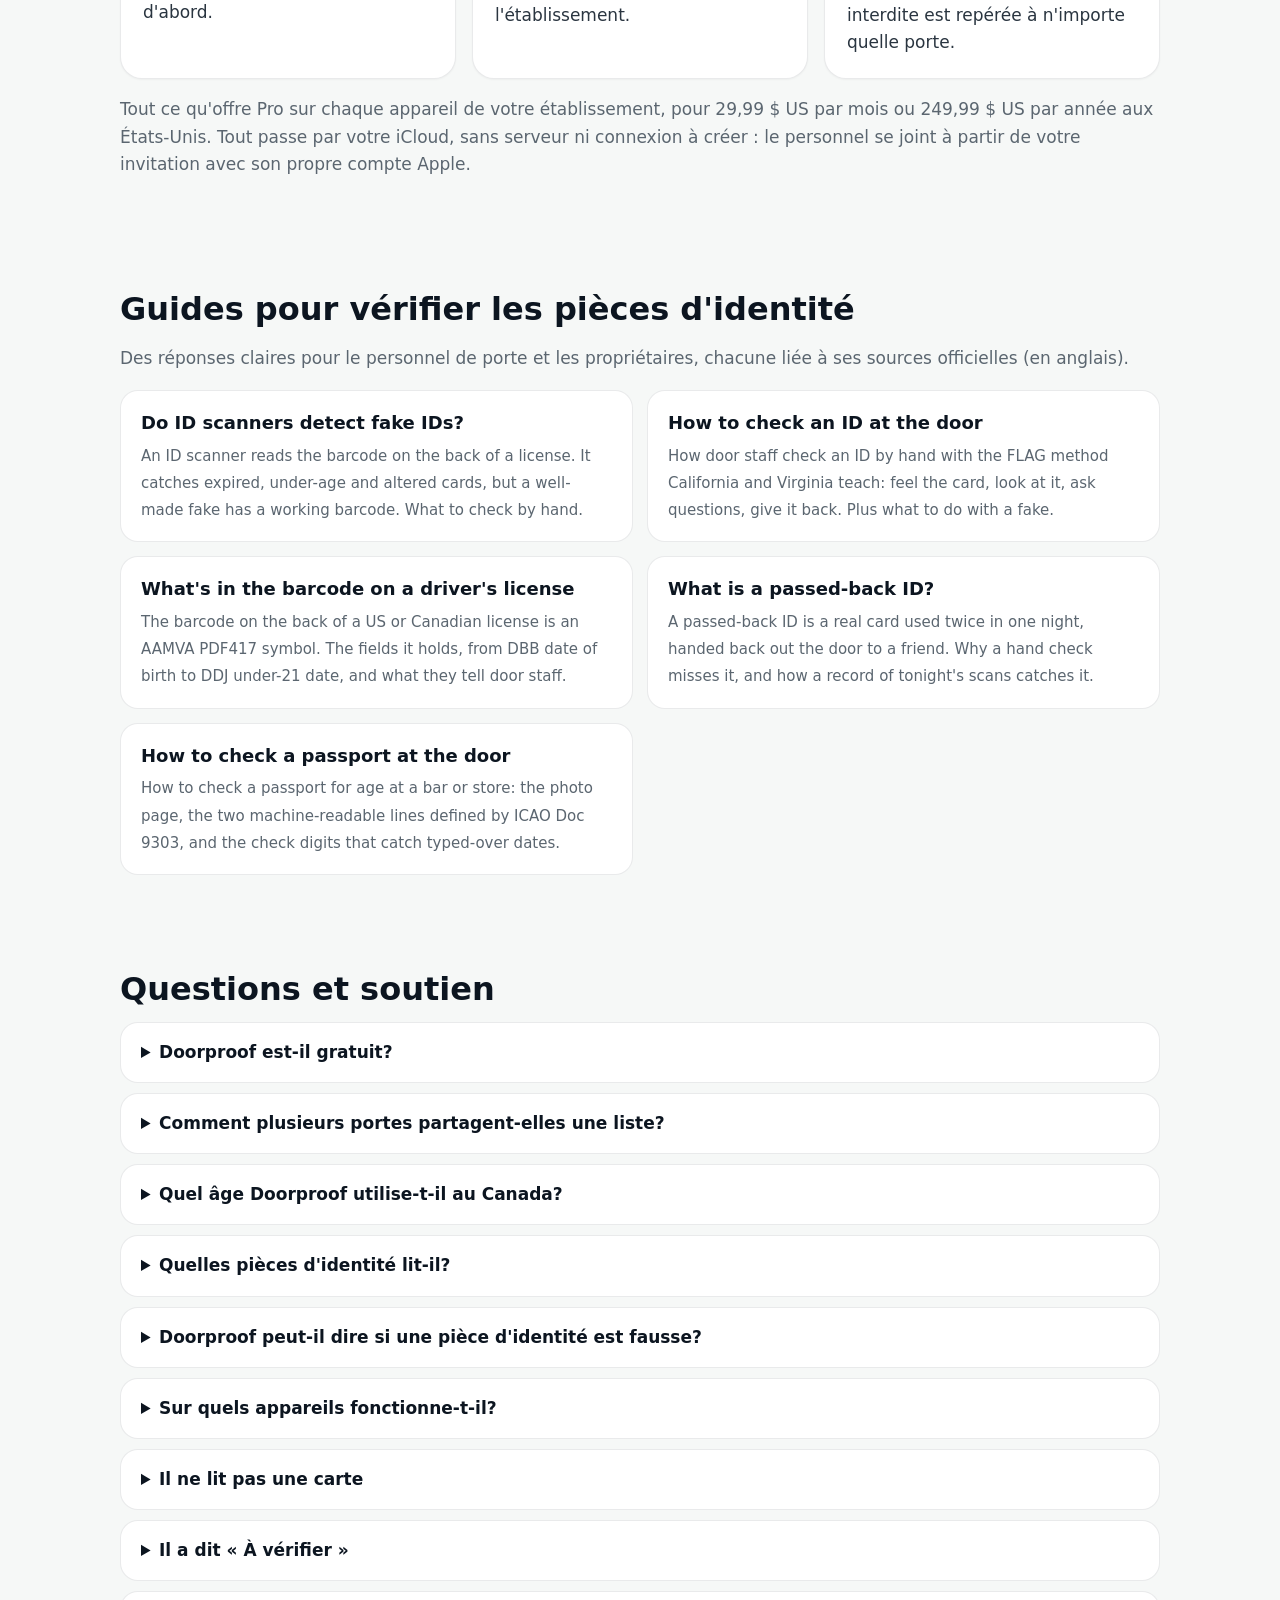
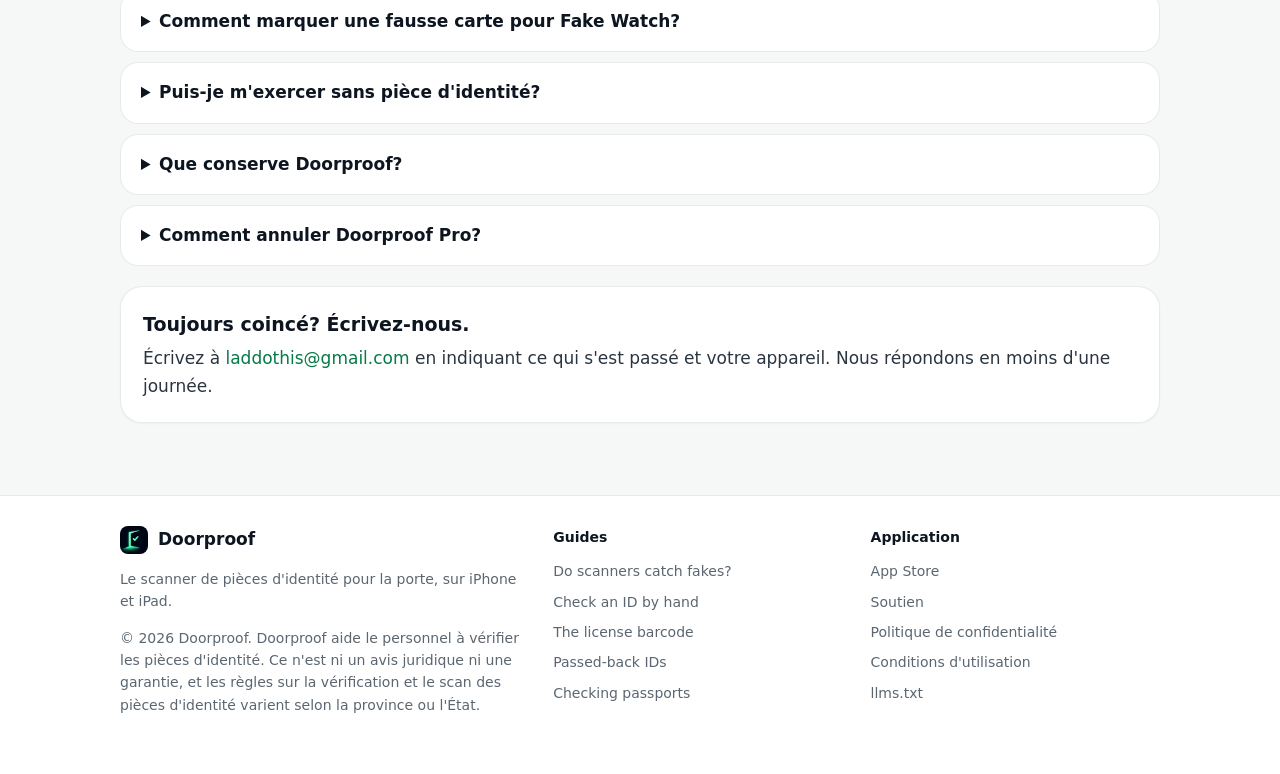
<file: fr/index.html>
<!doctype html>
<html lang="fr-CA">
<head>
<meta charset="utf-8">
<meta name="viewport" content="width=device-width, initial-scale=1">
<title>Doorproof : scanner d&#x27;identité et vérification de l&#x27;âge</title>
<meta name="description" content="Scan de pièces d&#x27;identité gratuit et illimité sur iPhone et iPad : l&#x27;âge et l&#x27;expiration en une seconde, les cartes modifiées et Fake Watch.">
<meta name="robots" content="index,follow,max-snippet:-1,max-image-preview:large">
<link rel="canonical" href="https://coderalert0.github.io/doorproof-site/fr/">
<link rel="alternate" hreflang="en" href="https://coderalert0.github.io/doorproof-site/">
<link rel="alternate" hreflang="fr-CA" href="https://coderalert0.github.io/doorproof-site/fr/">
<link rel="alternate" hreflang="x-default" href="https://coderalert0.github.io/doorproof-site/">
<meta name="theme-color" content="#f6f8f7">
<meta name="apple-itunes-app" content="app-id=6832112189">
<meta property="og:type" content="website">
<meta property="og:site_name" content="Doorproof">
<meta property="og:title" content="Doorproof : scanner d&#x27;identité et vérification de l&#x27;âge">
<meta property="og:description" content="Scan de pièces d&#x27;identité gratuit et illimité sur iPhone et iPad : l&#x27;âge et l&#x27;expiration en une seconde, les cartes modifiées et Fake Watch.">
<meta property="og:url" content="https://coderalert0.github.io/doorproof-site/fr/">
<meta property="og:image" content="https://coderalert0.github.io/doorproof-site/img/og.png">
<meta property="og:image:width" content="1200">
<meta property="og:image:height" content="630">
<meta property="og:image:alt" content="Doorproof, le scanner de pièces d&#x27;identité pour la porte, affichant un résultat vert OK">
<meta name="twitter:card" content="summary_large_image">
<link rel="icon" href="../icon.png">
<link rel="apple-touch-icon" href="../icon.png">
<link rel="stylesheet" href="../style.css">
<link rel="alternate" type="text/plain" title="llms.txt" href="../llms.txt">
<script type="application/ld+json">{"@context": "https://schema.org", "@type": "WebSite", "name": "Doorproof", "url": "https://coderalert0.github.io/doorproof-site/fr/", "description": "Scan de pièces d'identité gratuit et illimité sur iPhone et iPad : l'âge et l'expiration en une seconde, les cartes modifiées et Fake Watch.", "publisher": {"@type": "Organization", "name": "Doorproof", "url": "https://coderalert0.github.io/doorproof-site/", "logo": "https://coderalert0.github.io/doorproof-site/img/icon-512.png"}, "inLanguage": "fr-CA"}</script>
<script type="application/ld+json">{"@context": "https://schema.org", "@type": "FAQPage", "inLanguage": "fr-CA", "mainEntity": [{"@type": "Question", "name": "Doorproof est-il gratuit?", "acceptedAnswer": {"@type": "Answer", "text": "Oui. Le scan est gratuit et illimité, avec Fake Watch inclus et aucun compte. Doorproof Pro ajoute les alertes de réutilisation, les registres avec rapport de la soirée, un compteur de porte, les listes d'interdits et de VIP, les bracelets et le mode porte sur iPad. Doorproof Venue met Pro sur chaque appareil de votre établissement, avec une seule liste de réutilisations, des totaux et des listes partagés. Chacun offre d'abord une semaine gratuite aux nouveaux abonnés."}}, {"@type": "Question", "name": "Comment plusieurs portes partagent-elles une liste?", "acceptedAnswer": {"@type": "Answer", "text": "Avec Doorproof Venue, le propriétaire touche Réglages > Les appareils de votre établissement > Inviter les appareils du personnel et envoie l'invitation par Messages ou Mail. Le personnel l'ouvre sur son iPhone ou iPad, connecté à son propre compte Apple, et Doorproof se joint à l'établissement&nbsp;: la même liste de réutilisations, les mêmes totaux et la même liste d'interdits à chaque porte, par l'iCloud du propriétaire."}}, {"@type": "Question", "name": "Quel âge Doorproof utilise-t-il au Canada?", "acceptedAnswer": {"@type": "Answer", "text": "Au premier lancement, choisissez votre province ou territoire et votre type d'établissement&nbsp;: Doorproof règle l'âge légal en conséquence, par exemple 18&nbsp;ans pour un bar au Québec, en Alberta et au Manitoba, 19&nbsp;ans ailleurs, et 21&nbsp;ans pour le cannabis au Québec. Vous pouvez le changer en tout temps dans les Réglages, et c'est à vous de confirmer l'âge qui s'applique à votre établissement."}}, {"@type": "Question", "name": "Quelles pièces d'identité lit-il?", "acceptedAnswer": {"@type": "Answer", "text": "Les permis de conduire et cartes d'identité de chaque province et territoire du Canada, de chaque État américain, du District de Columbia et des territoires américains, par le code-barres au dos. Les passeports et cartes de type passeport, par les lignes lisibles par machine. Les pièces d'identité Apple Wallet, par le vérificateur d'Apple."}}, {"@type": "Question", "name": "Doorproof peut-il dire si une pièce d'identité est fausse?", "acceptedAnswer": {"@type": "Answer", "text": "Il repère ce qu'un code-barres peut montrer&nbsp;: cartes expirées ou de personnes trop jeunes, cartes modifiées dont le code-barres ne concorde plus, et cartes faites comme des fausses cartes confirmées par d'autres établissements. Une fausse carte bien faite porte un code-barres qui fonctionne&nbsp;: Doorproof ne déclare donc jamais une carte authentique sur la seule foi de son code-barres et dit au personnel quoi vérifier à la main."}}, {"@type": "Question", "name": "Sur quels appareils fonctionne-t-il?", "acceptedAnswer": {"@type": "Answer", "text": "iPhone et iPad avec iOS 17 ou plus récent. Il est offert dans l'App Store au Canada et aux États-Unis, en français, en anglais et en espagnol."}}, {"@type": "Question", "name": "Il ne lit pas une carte", "acceptedAnswer": {"@type": "Answer", "text": "Tenez le dos de la carte à plat, à environ 20&nbsp;cm de la caméra, pour que le code-barres remplisse presque tout le cadre. Dans une pièce sombre, touchez la lampe de poche. Si un code-barres est usé ou abîmé, Doorproof dit «&nbsp;Vérifiez à la main&nbsp;»&nbsp;: ça ne veut pas dire que la carte est fausse."}}, {"@type": "Question", "name": "Il a dit «&nbsp;À vérifier&nbsp;»", "acceptedAnswer": {"@type": "Answer", "text": "La personne a l'âge requis et la carte n'est pas expirée, mais quelque chose cloche, et le résultat dit quoi. Vérifiez la carte à la main&nbsp;: inclinez-la pour voir l'hologramme bouger, touchez l'impression en relief, comparez la photo et posez la question que Doorproof suggère."}}, {"@type": "Question", "name": "Comment marquer une fausse carte pour Fake Watch?", "acceptedAnswer": {"@type": "Answer", "text": "Touchez «&nbsp;C'est une fausse&nbsp;» sur un résultat À vérifier, mais seulement après avoir vérifié la carte à la main. Doorproof partage la façon dont son code-barres a été fait et votre ville, jamais rien sur la personne. Si une correspondance était erronée, touchez «&nbsp;Elle est vraie&nbsp;». Vous pouvez désactiver le partage dans les Réglages."}}, {"@type": "Question", "name": "Puis-je m'exercer sans pièce d'identité?", "acceptedAnswer": {"@type": "Answer", "text": "Réglages > Aide > S'exercer avec des pièces d'exemple montre à quoi ressemble chaque résultat. Les exemples ne sont ni comptés, ni enregistrés, ni partagés."}}, {"@type": "Question", "name": "Que conserve Doorproof?", "acceptedAnswer": {"@type": "Answer", "text": "Registres désactivés (par défaut), seulement les totaux de la soirée. Registres activés (Pro), un journal sur votre appareil pendant le nombre de jours choisi, avec les noms et dates de naissance seulement si vous l'activez. Voir la politique de confidentialité."}}, {"@type": "Question", "name": "Comment annuler Doorproof Pro?", "acceptedAnswer": {"@type": "Answer", "text": "Dans les Réglages de votre iPhone ou iPad&nbsp;: votre nom > Abonnements > Doorproof. La restauration des achats se trouve dans les Réglages de l'application."}}]}</script>
</head>
<body>
<a class="skip" href="#main">Aller au contenu</a>
<header class="topbar">
  <div class="topbar-in">
    <a class="brand" href="./"><img src="../icon.png" alt="" width="34" height="34"><span>Doorproof</span></a>
    <nav class="nav" aria-label="Site">
      <a href="./#how" aria-current="page">Comment ça marche</a>
      <a href="./#guides">Guides</a>
      <a href="./#support">Soutien</a>
      <a href="./privacy.html">Confidentialité</a>
      <a href="https://coderalert0.github.io/doorproof-site/" hreflang="en" lang="en">English</a>
      <a class="nav-cta" href="https://apps.apple.com/ca/app/id6832112189?l=fr-CA">Obtenir l'app</a>
    </nav>
  </div>
</header>
<main id="main">
<section class="hero">
  <div>
    <span class="eyebrow">Scanner de pièces d'identité pour iPhone et iPad</span>
    <h1>Vérifiez les pièces d'identité et l'âge à la porte, <em>en une seconde.</em></h1>
    <p class="lead">Pointez la caméra vers le code-barres au dos d'un permis. Doorproof dit à votre personnel, en couleur, en mots et avec un son, si la personne a l'âge requis, si la carte est expirée et si quelque chose cloche.</p>
    <div class="actions">
      <a class="badge" href="https://apps.apple.com/ca/app/id6832112189?l=fr-CA"><img src="../img/app-store-badge-fr.svg" alt="Télécharger dans l'App Store" width="158" height="50"></a>
      <a class="btn btn-ghost" href="#how">Ce qui est vérifié</a>
    </div>
    <div class="facts"><span>Scan gratuit et illimité</span><span>Aucun compte</span><span>Chaque province et chaque État</span><span>Français, anglais et espagnol</span></div>
  </div>
  <img class="phone" src="../img/fr/1-demo.jpg" alt="Doorproof affichant un résultat vert OK&nbsp;: 27 ans, un permis de conduire de Californie" width="506" height="1100">
</section>

<section class="wrap" id="how">
  <h2>Ce que le scanner vérifie</h2>
  <div class="grid">
    <div class="card"><h3><span class="dot" style="background:var(--mint)"></span>Âge et expiration</h3><p>Pour chaque province et territoire du Canada, chaque État américain, le District de Columbia et les territoires américains, selon votre fuseau horaire. Trop jeune? Il indique le jour où la personne aura l'âge.</p></div>
    <div class="card"><h3><span class="dot" style="background:var(--amber)"></span>Cartes modifiées</h3><p>Les codes-barres qui se contredisent&nbsp;: dates dans un ordre impossible, date de fin de minorité qui ne concorde pas avec la date de naissance, émetteur et pays qui ne vont pas ensemble. Et le recto&nbsp;: la date de naissance et le numéro imprimés comparés au code-barres, pour chaque pièce dans un commerce d'alcool, un dépanneur ou une boutique de cannabis.</p></div>
    <div class="card"><h3><span class="dot" style="background:var(--amber)"></span>Réutilisations <span class="pro">Pro</span></h3><p>La même pièce d'identité présentée deux fois ce soir, avec l'heure et la porte du premier scan&nbsp;: la carte repassée à un ami par la porte.</p></div>
    <div class="card"><h3><span class="dot" style="background:var(--red)"></span>Fake Watch</h3><p>Quand un établissement confirme une fausse carte, Doorproof apprend comment son code-barres a été fait (jamais rien sur la personne) et avertit chaque établissement quand une carte faite de la même façon se présente.</p></div>
    <div class="card"><h3><span class="dot" style="background:var(--mint)"></span>Passeports et ID Wallet</h3><p>Les passeports, à partir des deux lignes de la page photo, chiffres de contrôle vérifiés, même tenus de côté. Les pièces d'identité Apple Wallet, par le vérificateur d'Apple&nbsp;: signées par l'émetteur, impossibles à falsifier.</p></div>
    <div class="card"><h3><span class="dot" style="background:var(--mint)"></span>Une question à poser</h3><p>Le code postal, l'année de naissance ou la rue, avec la réponse visible seulement par le personnel. Une personne qui emprunte une carte ne le sait souvent pas.</p></div>
  </div>
</section>

<section class="wrap">
  <div class="card honest">
    <h2>Honnête sur ce qu'un téléphone ne peut pas faire</h2>
    <p>Aucun téléphone ne peut vérifier les hologrammes, l'encre UV ou l'épaisseur d'une carte, et une bonne fausse carte porte un code-barres qui fonctionne. Doorproof ne déclare jamais une carte authentique sur la seule foi de son code-barres. Quand quelque chose cloche, il vous dit exactement quoi, et comment vérifier la carte à la main. Un code-barres illisible veut dire «&nbsp;vérifiez à la main&nbsp;», jamais «&nbsp;fausse&nbsp;». <a href="../do-id-scanners-detect-fake-ids.html">Ce qu'un scan peut et ne peut pas dire</a> (en anglais).</p>
  </div>
</section>

<section class="wrap">
  <h2>Doorproof Pro</h2>
  <div class="grid">
    <div class="card"><h3>Alertes de réutilisation</h3><p>La même pièce d'identité présentée deux fois ce soir, avec l'heure et la porte du premier scan&nbsp;: la carte repassée à un ami par la porte.</p></div>
    <div class="card"><h3>Registres et rapport de la soirée</h3><p>Un journal de chaque scan qui montre si une entrée a été modifiée après coup, et le rapport de la soirée en un toucher, en PDF ou en tableur, pour une inspection ou un audit. Conservé sur votre appareil le nombre de jours choisi.</p></div>
    <div class="card"><h3>Interdits et VIP</h3><p>Liés à la personne (nom et date de naissance), pas à la carte&nbsp;: l'autre pièce d'identité d'une personne interdite est aussi repérée.</p></div>
    <div class="card"><h3>Bracelets et mode porte sur iPad</h3><p>Couleurs de bracelets selon l'âge pour les événements 18+ et 21+; réglages verrouillés sur l'iPad de la porte; admis ou refusé noté avec chaque scan.</p></div>
    <div class="card"><h3>Compteur de porte</h3><p>Les scans admis comptent comme entrées; un toucher compte le reste des entrées et des sorties. Ambre près de votre capacité, rouge quand elle est atteinte.</p></div>
  </div>
  <p class="muted">9,99 $ US par mois ou 49,99 $ US par année aux États-Unis; l'App Store affiche le prix canadien. Les nouveaux abonnés ont d'abord une semaine gratuite, et ne paient rien s'ils annulent au moins un jour avant la fin. Aucun forfait hebdomadaire; annulez en tout temps dans les Réglages de votre iPhone. Le scan reste gratuit et illimité sans Pro.</p>
</section>

<section class="wrap" id="venue">
  <h2>Doorproof Venue&nbsp;: toutes les portes, une liste</h2>
  <div class="grid">
    <div class="card"><h3>Une liste de réutilisations</h3><p>Une carte présentée à l'entrée, puis à la terrasse, est repérée à la terrasse, avec l'heure et la porte où elle a été présentée d'abord.</p></div>
    <div class="card"><h3>Les totaux de chaque porte</h3><p>Les scans de la soirée et le compteur de porte, additionnés sur tous les appareils de l'établissement.</p></div>
    <div class="card"><h3>Une liste d'interdits et de VIP</h3><p>Tenue par le propriétaire et présente sur chaque appareil du personnel&nbsp;: une personne interdite est repérée à n'importe quelle porte.</p></div>
  </div>
  <p class="muted">Tout ce qu'offre Pro sur chaque appareil de votre établissement, pour 29,99 $ US par mois ou 249,99 $ US par année aux États-Unis. Tout passe par votre iCloud, sans serveur ni connexion à créer&nbsp;: le personnel se joint à partir de votre invitation avec son propre compte Apple.</p>
</section>

<section class="wrap" id="guides">
  <h2>Guides pour vérifier les pièces d'identité</h2>
  <p class="muted">Des réponses claires pour le personnel de porte et les propriétaires, chacune liée à ses sources officielles (en anglais).</p>
  <ul class="guides"><li><a href="../do-id-scanners-detect-fake-ids.html" hreflang="en"><strong>Do ID scanners detect fake IDs?</strong><span>An ID scanner reads the barcode on the back of a license. It catches expired, under-age and altered cards, but a well-made fake has a working barcode. What to check by hand.</span></a></li><li><a href="../how-to-check-an-id.html" hreflang="en"><strong>How to check an ID at the door</strong><span>How door staff check an ID by hand with the FLAG method California and Virginia teach: feel the card, look at it, ask questions, give it back. Plus what to do with a fake.</span></a></li><li><a href="../drivers-license-barcode.html" hreflang="en"><strong>What&#x27;s in the barcode on a driver&#x27;s license</strong><span>The barcode on the back of a US or Canadian license is an AAMVA PDF417 symbol. The fields it holds, from DBB date of birth to DDJ under-21 date, and what they tell door staff.</span></a></li><li><a href="../passed-back-id.html" hreflang="en"><strong>What is a passed-back ID?</strong><span>A passed-back ID is a real card used twice in one night, handed back out the door to a friend. Why a hand check misses it, and how a record of tonight&#x27;s scans catches it.</span></a></li><li><a href="../checking-passports.html" hreflang="en"><strong>How to check a passport at the door</strong><span>How to check a passport for age at a bar or store: the photo page, the two machine-readable lines defined by ICAO Doc 9303, and the check digits that catch typed-over dates.</span></a></li></ul>
</section>

<section class="wrap" id="support">
  <h2>Questions et soutien</h2>
  <details><summary>Doorproof est-il gratuit?</summary><p>Oui. Le scan est gratuit et illimité, avec Fake Watch inclus et aucun compte. Doorproof Pro ajoute les alertes de réutilisation, les registres avec rapport de la soirée, un compteur de porte, les listes d'interdits et de VIP, les bracelets et le mode porte sur iPad. Doorproof Venue met Pro sur chaque appareil de votre établissement, avec une seule liste de réutilisations, des totaux et des listes partagés. Chacun offre d'abord une semaine gratuite aux nouveaux abonnés.</p></details>
  <details><summary>Comment plusieurs portes partagent-elles une liste?</summary><p>Avec Doorproof Venue, le propriétaire touche Réglages &gt; Les appareils de votre établissement &gt; Inviter les appareils du personnel et envoie l'invitation par Messages ou Mail. Le personnel l'ouvre sur son iPhone ou iPad, connecté à son propre compte Apple, et Doorproof se joint à l'établissement&nbsp;: la même liste de réutilisations, les mêmes totaux et la même liste d'interdits à chaque porte, par l'iCloud du propriétaire.</p></details>
  <details><summary>Quel âge Doorproof utilise-t-il au Canada?</summary><p>Au premier lancement, choisissez votre province ou territoire et votre type d'établissement&nbsp;: Doorproof règle l'âge légal en conséquence, par exemple 18&nbsp;ans pour un bar au Québec, en Alberta et au Manitoba, 19&nbsp;ans ailleurs, et 21&nbsp;ans pour le cannabis au Québec. Vous pouvez le changer en tout temps dans les Réglages, et c'est à vous de confirmer l'âge qui s'applique à votre établissement.</p></details>
  <details><summary>Quelles pièces d'identité lit-il?</summary><p>Les permis de conduire et cartes d'identité de chaque province et territoire du Canada, de chaque État américain, du District de Columbia et des territoires américains, par le code-barres au dos. Les passeports et cartes de type passeport, par les lignes lisibles par machine. Les pièces d'identité Apple Wallet, par le vérificateur d'Apple.</p></details>
  <details><summary>Doorproof peut-il dire si une pièce d'identité est fausse?</summary><p>Il repère ce qu'un code-barres peut montrer&nbsp;: cartes expirées ou de personnes trop jeunes, cartes modifiées dont le code-barres ne concorde plus, et cartes faites comme des fausses cartes confirmées par d'autres établissements. Une fausse carte bien faite porte un code-barres qui fonctionne&nbsp;: Doorproof ne déclare donc jamais une carte authentique sur la seule foi de son code-barres et dit au personnel quoi vérifier à la main.</p></details>
  <details><summary>Sur quels appareils fonctionne-t-il?</summary><p>iPhone et iPad avec iOS 17 ou plus récent. Il est offert dans l'App Store au Canada et aux États-Unis, en français, en anglais et en espagnol.</p></details>
  <details><summary>Il ne lit pas une carte</summary><p>Tenez le dos de la carte à plat, à environ 20&nbsp;cm de la caméra, pour que le code-barres remplisse presque tout le cadre. Dans une pièce sombre, touchez la lampe de poche. Si un code-barres est usé ou abîmé, Doorproof dit «&nbsp;Vérifiez à la main&nbsp;»&nbsp;: ça ne veut pas dire que la carte est fausse.</p></details>
  <details><summary>Il a dit «&nbsp;À vérifier&nbsp;»</summary><p>La personne a l'âge requis et la carte n'est pas expirée, mais quelque chose cloche, et le résultat dit quoi. Vérifiez la carte à la main&nbsp;: inclinez-la pour voir l'hologramme bouger, touchez l'impression en relief, comparez la photo et posez la question que Doorproof suggère.</p></details>
  <details><summary>Comment marquer une fausse carte pour Fake Watch?</summary><p>Touchez «&nbsp;C'est une fausse&nbsp;» sur un résultat À vérifier, mais seulement après avoir vérifié la carte à la main. Doorproof partage la façon dont son code-barres a été fait et votre ville, jamais rien sur la personne. Si une correspondance était erronée, touchez «&nbsp;Elle est vraie&nbsp;». Vous pouvez désactiver le partage dans les Réglages.</p></details>
  <details><summary>Puis-je m'exercer sans pièce d'identité?</summary><p>Réglages &gt; Aide &gt; S'exercer avec des pièces d'exemple montre à quoi ressemble chaque résultat. Les exemples ne sont ni comptés, ni enregistrés, ni partagés.</p></details>
  <details><summary>Que conserve Doorproof?</summary><p>Registres désactivés (par défaut), seulement les totaux de la soirée. Registres activés (Pro), un journal sur votre appareil pendant le nombre de jours choisi, avec les noms et dates de naissance seulement si vous l'activez. Voir la <a href="privacy.html">politique de confidentialité</a>.</p></details>
  <details><summary>Comment annuler Doorproof Pro?</summary><p>Dans les Réglages de votre iPhone ou iPad&nbsp;: votre nom &gt; Abonnements &gt; Doorproof. La restauration des achats se trouve dans les Réglages de l'application.</p></details>
  <div class="card contact" id="contact">
    <div><h3>Toujours coincé? Écrivez-nous.</h3><p>Écrivez à <span class="email"><noscript>laddothis at gmail dot com</noscript></span> en indiquant ce qui s'est passé et votre appareil. Nous répondons en moins d'une journée.</p></div>
  </div>
</section>

</main>
<footer>
  <div class="in">
    <div class="foot-about">
      <a class="brand" href="./"><img src="../icon.png" alt="" width="28" height="28"><span>Doorproof</span></a>
      <p>Le scanner de pièces d'identité pour la porte, sur iPhone et iPad.</p>
      <p>© 2026 Doorproof. Doorproof aide le personnel à vérifier les pièces d'identité. Ce n'est ni un avis juridique ni une garantie, et les règles sur la vérification et le scan des pièces d'identité varient selon la province ou l'État.</p>
    </div>
    <nav aria-label="Guides"><p class="foot-title">Guides</p><a href="../do-id-scanners-detect-fake-ids.html">Do scanners catch fakes?</a><a href="../how-to-check-an-id.html">Check an ID by hand</a><a href="../drivers-license-barcode.html">The license barcode</a><a href="../passed-back-id.html">Passed-back IDs</a><a href="../checking-passports.html">Checking passports</a></nav>
    <nav aria-label="App"><p class="foot-title">Application</p><a href="https://apps.apple.com/ca/app/id6832112189?l=fr-CA">App Store</a><a href="./#support">Soutien</a><a href="./privacy.html">Politique de confidentialité</a><a href="https://www.apple.com/legal/internet-services/itunes/dev/stdeula/">Conditions d'utilisation</a><a href="../llms.txt">llms.txt</a></nav>
  </div>
</footer>
<script src="../site.js"></script>
</body>
</html>
</file>
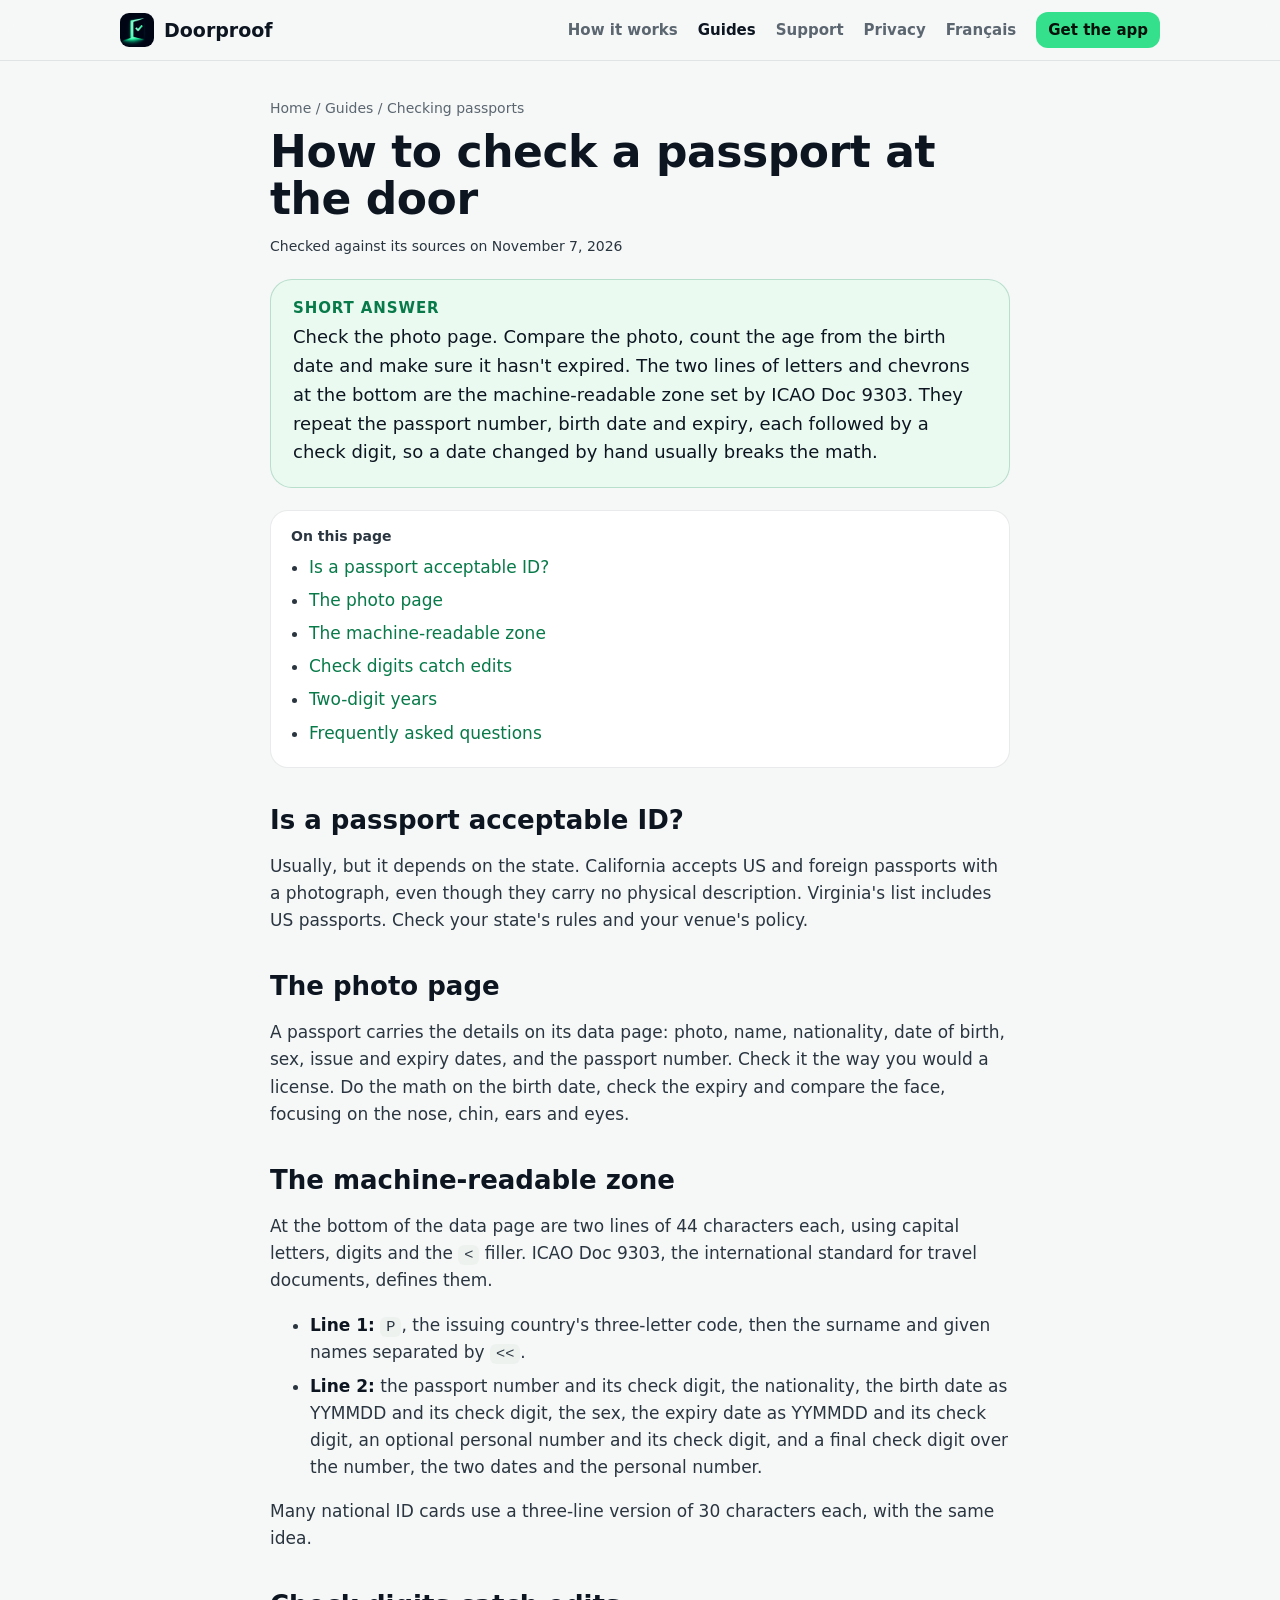
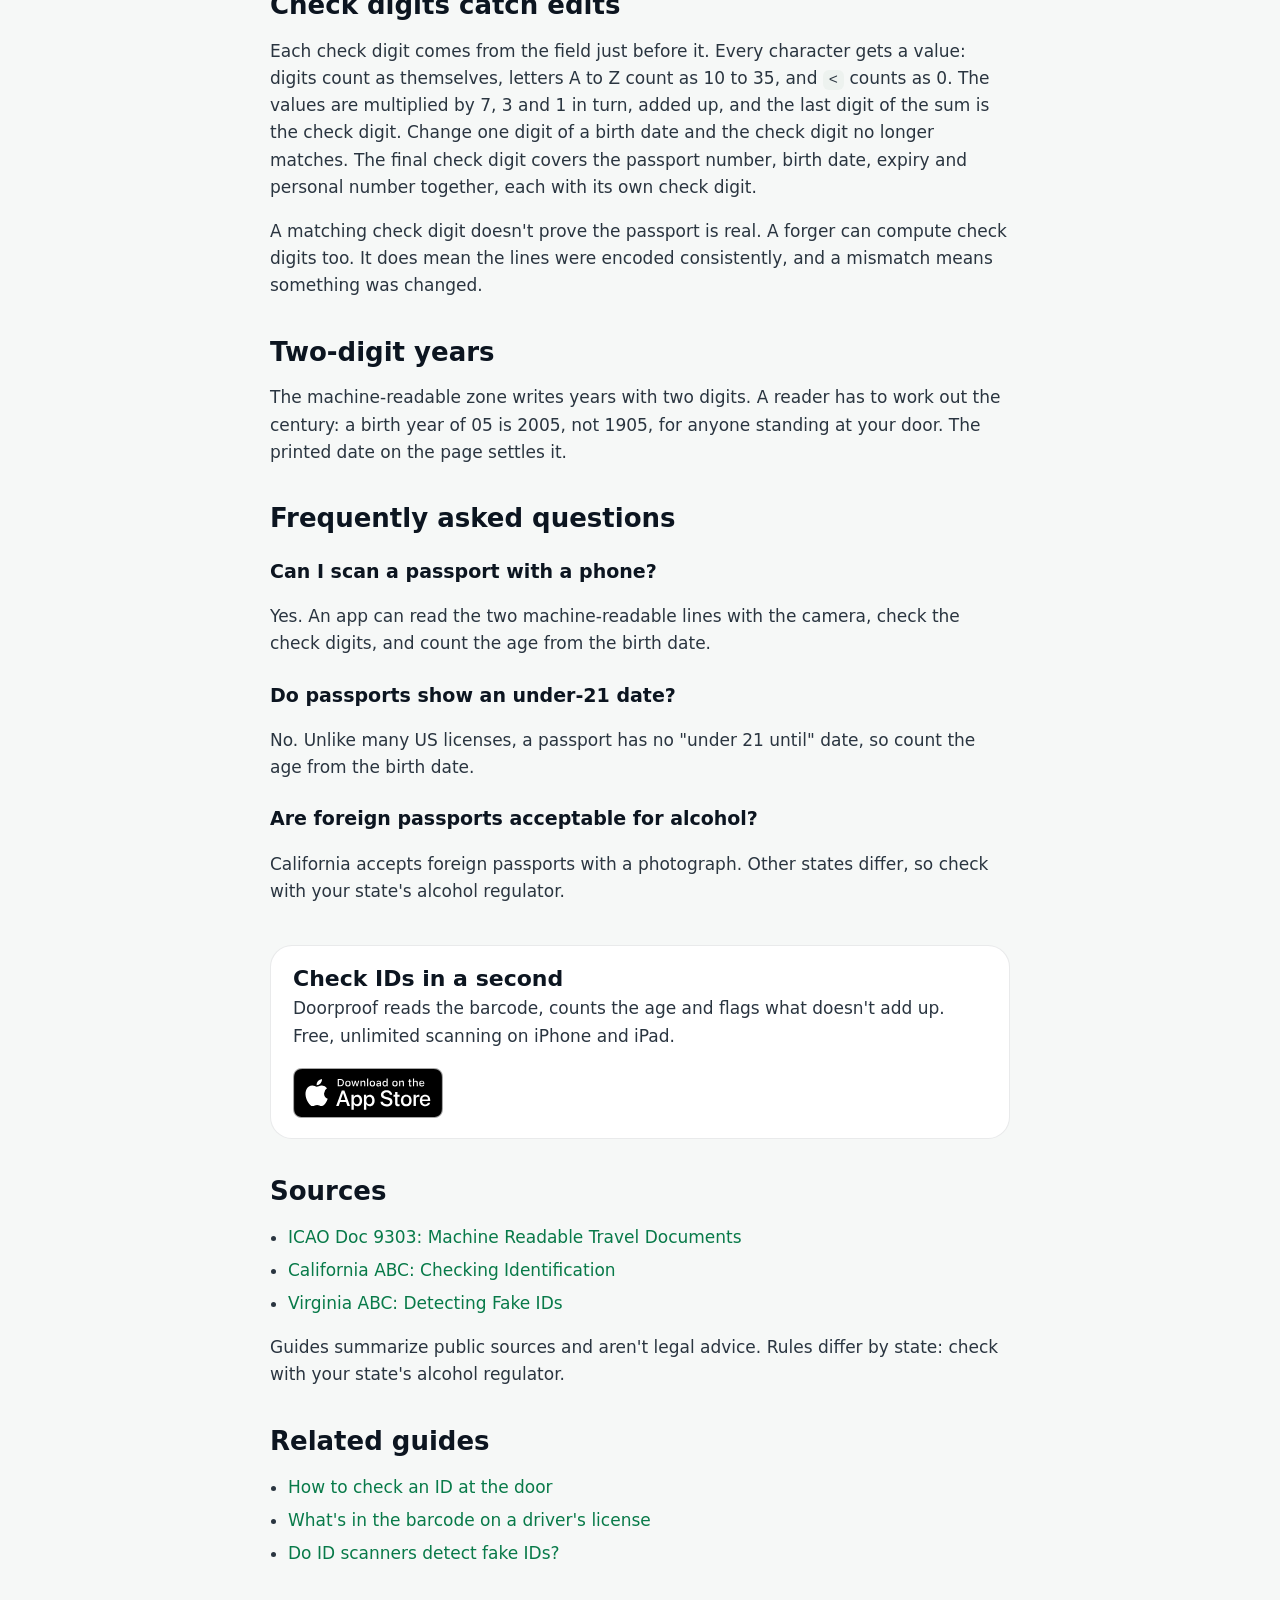
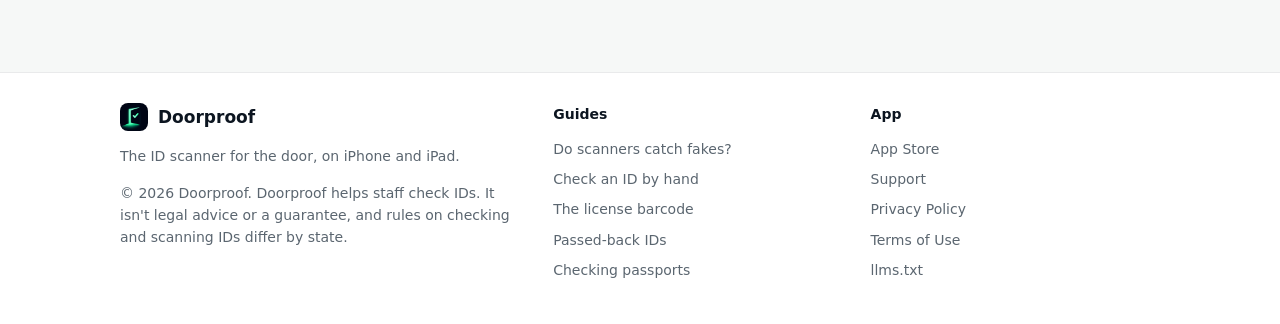
<file: checking-passports.html>
<!doctype html>
<html lang="en">
<head>
<meta charset="utf-8">
<meta name="viewport" content="width=device-width, initial-scale=1">
<title>How to Check a Passport at the Door (Reading the MRZ)</title>
<meta name="description" content="How to check a passport for age at a bar or store: the photo page, the two machine-readable lines defined by ICAO Doc 9303, and the check digits that catch typed-over dates.">
<meta name="robots" content="index,follow,max-snippet:-1,max-image-preview:large">
<link rel="canonical" href="https://coderalert0.github.io/doorproof-site/checking-passports.html">
<link rel="alternate" type="text/markdown" href="checking-passports.md">
<meta name="theme-color" content="#f6f8f7">
<meta name="apple-itunes-app" content="app-id=6832112189">
<meta property="og:type" content="article">
<meta property="og:site_name" content="Doorproof">
<meta property="og:title" content="How to Check a Passport at the Door (Reading the MRZ)">
<meta property="og:description" content="How to check a passport for age at a bar or store: the photo page, the two machine-readable lines defined by ICAO Doc 9303, and the check digits that catch typed-over dates.">
<meta property="og:url" content="https://coderalert0.github.io/doorproof-site/checking-passports.html">
<meta property="og:image" content="https://coderalert0.github.io/doorproof-site/img/og.png">
<meta property="og:image:width" content="1200">
<meta property="og:image:height" content="630">
<meta property="og:image:alt" content="Doorproof, the ID scanner for the door, showing a green OK result">
<meta name="twitter:card" content="summary_large_image">
<link rel="icon" href="icon.png">
<link rel="apple-touch-icon" href="icon.png">
<link rel="stylesheet" href="style.css">
<link rel="alternate" type="text/plain" title="llms.txt" href="llms.txt">
<script type="application/ld+json">{"@context": "https://schema.org", "@type": "Article", "headline": "How to check a passport at the door", "description": "How to check a passport for age at a bar or store: the photo page, the two machine-readable lines defined by ICAO Doc 9303, and the check digits that catch typed-over dates.", "datePublished": "2026-11-07", "dateModified": "2026-11-07", "mainEntityOfPage": "https://coderalert0.github.io/doorproof-site/checking-passports.html", "image": "https://coderalert0.github.io/doorproof-site/img/og.png", "author": {"@type": "Organization", "name": "Doorproof", "url": "https://coderalert0.github.io/doorproof-site/", "logo": "https://coderalert0.github.io/doorproof-site/img/icon-512.png"}, "publisher": {"@type": "Organization", "name": "Doorproof", "url": "https://coderalert0.github.io/doorproof-site/", "logo": "https://coderalert0.github.io/doorproof-site/img/icon-512.png"}, "inLanguage": "en-US", "citation": ["https://www.icao.int/publications/doc-series/doc-9303", "https://www.abc.ca.gov/education/licensee-education/checking-identification", "https://www.abc.virginia.gov/licenses/retail-resources/preventing-underage-sales/detecting-fake-ids"]}</script>
<script type="application/ld+json">{"@context": "https://schema.org", "@type": "BreadcrumbList", "itemListElement": [{"@type": "ListItem", "position": 1, "name": "Home", "item": "https://coderalert0.github.io/doorproof-site/"}, {"@type": "ListItem", "position": 2, "name": "Guides", "item": "https://coderalert0.github.io/doorproof-site/#guides"}, {"@type": "ListItem", "position": 3, "name": "Checking passports", "item": "https://coderalert0.github.io/doorproof-site/checking-passports.html"}]}</script>
<script type="application/ld+json">{"@context": "https://schema.org", "@type": "FAQPage", "mainEntity": [{"@type": "Question", "name": "Can I scan a passport with a phone?", "acceptedAnswer": {"@type": "Answer", "text": "Yes. An app can read the two machine-readable lines with the camera, check the check digits, and count the age from the birth date."}}, {"@type": "Question", "name": "Do passports show an under-21 date?", "acceptedAnswer": {"@type": "Answer", "text": "No. Unlike many US licenses, a passport has no \"under 21 until\" date, so count the age from the birth date."}}, {"@type": "Question", "name": "Are foreign passports acceptable for alcohol?", "acceptedAnswer": {"@type": "Answer", "text": "California accepts foreign passports with a photograph. Other states differ, so check with your state's alcohol regulator."}}]}</script>
</head>
<body>
<a class="skip" href="#main">Skip to content</a>
<header class="topbar">
  <div class="topbar-in">
    <a class="brand" href="./"><img src="icon.png" alt="" width="34" height="34"><span>Doorproof</span></a>
    <nav class="nav" aria-label="Site">
      <a href="./#how">How it works</a>
      <a href="./#guides" aria-current="page">Guides</a>
      <a href="./#support">Support</a>
      <a href="privacy.html">Privacy</a>
      <a href="https://coderalert0.github.io/doorproof-site/fr/" hreflang="fr-CA" lang="fr-CA">Français</a>
      <a class="nav-cta" href="https://apps.apple.com/us/app/id6832112189">Get the app</a>
    </nav>
  </div>
</header>
<main id="main">
<div class="guide">
<nav class="crumbs" aria-label="Breadcrumb"><a href="./">Home</a> <span aria-hidden="true">/</span> <a href="./#guides">Guides</a> <span aria-hidden="true">/</span> <span>Checking passports</span></nav>
<article>
<h1>How to check a passport at the door</h1>
<p class="updated">Checked against its sources on <time datetime="2026-11-07">November 7, 2026</time></p>
<div class="answer"><h2>Short answer</h2><p>Check the photo page. Compare the photo, count the age from the birth date and make sure it hasn&#x27;t expired. The two lines of letters and chevrons at the bottom are the machine-readable zone set by ICAO Doc 9303. They repeat the passport number, birth date and expiry, each followed by a check digit, so a date changed by hand usually breaks the math.</p></div>
<nav class="toc" aria-label="On this page"><p class="foot-title">On this page</p><ul><li><a href="#is-a-passport-acceptable-id">Is a passport acceptable ID?</a></li><li><a href="#the-photo-page">The photo page</a></li><li><a href="#the-machine-readable-zone">The machine-readable zone</a></li><li><a href="#check-digits-catch-edits">Check digits catch edits</a></li><li><a href="#two-digit-years">Two-digit years</a></li><li><a href="#frequently-asked-questions">Frequently asked questions</a></li></ul></nav>
<h2 id="is-a-passport-acceptable-id">Is a passport acceptable ID?</h2>
<p>Usually, but it depends on the state. California accepts US and foreign passports with a photograph, even though they carry no physical description. Virginia's list includes US passports. Check your state's rules and your venue's policy.</p>
<h2 id="the-photo-page">The photo page</h2>
<p>A passport carries the details on its data page: photo, name, nationality, date of birth, sex, issue and expiry dates, and the passport number. Check it the way you would a license. Do the math on the birth date, check the expiry and compare the face, focusing on the nose, chin, ears and eyes.</p>
<h2 id="the-machine-readable-zone">The machine-readable zone</h2>
<p>At the bottom of the data page are two lines of 44 characters each, using capital letters, digits and the <code>&lt;</code> filler. ICAO Doc 9303, the international standard for travel documents, defines them.</p>
<ul>
<li><strong>Line 1:</strong> <code>P</code>, the issuing country's three-letter code, then the surname and given names separated by <code>&lt;&lt;</code>.</li>
<li><strong>Line 2:</strong> the passport number and its check digit, the nationality, the birth date as YYMMDD and its check digit, the sex, the expiry date as YYMMDD and its check digit, an optional personal number and its check digit, and a final check digit over the number, the two dates and the personal number.</li>
</ul>
<p>Many national ID cards use a three-line version of 30 characters each, with the same idea.</p>
<h2 id="check-digits-catch-edits">Check digits catch edits</h2>
<p>Each check digit comes from the field just before it. Every character gets a value: digits count as themselves, letters A to Z count as 10 to 35, and <code>&lt;</code> counts as 0. The values are multiplied by 7, 3 and 1 in turn, added up, and the last digit of the sum is the check digit. Change one digit of a birth date and the check digit no longer matches. The final check digit covers the passport number, birth date, expiry and personal number together, each with its own check digit.</p>
<p>A matching check digit doesn't prove the passport is real. A forger can compute check digits too. It does mean the lines were encoded consistently, and a mismatch means something was changed.</p>
<h2 id="two-digit-years">Two-digit years</h2>
<p>The machine-readable zone writes years with two digits. A reader has to work out the century: a birth year of 05 is 2005, not 1905, for anyone standing at your door. The printed date on the page settles it.</p>
<h2 id="frequently-asked-questions">Frequently asked questions</h2>
<h3 id="can-i-scan-a-passport-with-a-phone">Can I scan a passport with a phone?</h3>
<p>Yes. An app can read the two machine-readable lines with the camera, check the check digits, and count the age from the birth date.</p>
<h3 id="do-passports-show-an-under-21-date">Do passports show an under-21 date?</h3>
<p>No. Unlike many US licenses, a passport has no "under 21 until" date, so count the age from the birth date.</p>
<h3 id="are-foreign-passports-acceptable-for-alcohol">Are foreign passports acceptable for alcohol?</h3>
<p>California accepts foreign passports with a photograph. Other states differ, so check with your state's alcohol regulator.</p>
<aside class="app-cta">
  <div><h2>Check IDs in a second</h2><p>Doorproof reads the barcode, counts the age and flags what doesn't add up. Free, unlimited scanning on iPhone and iPad.</p></div>
  <a class="badge" href="https://apps.apple.com/us/app/id6832112189"><img src="img/app-store-badge.svg" alt="Download on the App Store" width="150" height="50"></a>
</aside>
<section class="sources"><h2>Sources</h2><ul><li><a href="https://www.icao.int/publications/doc-series/doc-9303" rel="noopener">ICAO Doc 9303: Machine Readable Travel Documents</a></li><li><a href="https://www.abc.ca.gov/education/licensee-education/checking-identification" rel="noopener">California ABC: Checking Identification</a></li><li><a href="https://www.abc.virginia.gov/licenses/retail-resources/preventing-underage-sales/detecting-fake-ids" rel="noopener">Virginia ABC: Detecting Fake IDs</a></li></ul><p class="muted">Guides summarize public sources and aren't legal advice. Rules differ by state: check with your state's alcohol regulator.</p></section>
<section class="related"><h2>Related guides</h2><ul><li><a href="how-to-check-an-id.html">How to check an ID at the door</a></li><li><a href="drivers-license-barcode.html">What&#x27;s in the barcode on a driver&#x27;s license</a></li><li><a href="do-id-scanners-detect-fake-ids.html">Do ID scanners detect fake IDs?</a></li></ul></section>
</article>
</div>
</main>
<footer>
  <div class="in">
    <div class="foot-about">
      <a class="brand" href="./"><img src="icon.png" alt="" width="28" height="28"><span>Doorproof</span></a>
      <p>The ID scanner for the door, on iPhone and iPad.</p>
      <p>© 2026 Doorproof. Doorproof helps staff check IDs. It isn't legal advice or a guarantee, and rules on checking and scanning IDs differ by state.</p>
    </div>
    <nav aria-label="Guides"><p class="foot-title">Guides</p><a href="do-id-scanners-detect-fake-ids.html">Do scanners catch fakes?</a><a href="how-to-check-an-id.html">Check an ID by hand</a><a href="drivers-license-barcode.html">The license barcode</a><a href="passed-back-id.html">Passed-back IDs</a><a href="checking-passports.html">Checking passports</a></nav>
    <nav aria-label="App"><p class="foot-title">App</p><a href="https://apps.apple.com/us/app/id6832112189">App Store</a><a href="./#support">Support</a><a href="privacy.html">Privacy Policy</a><a href="https://www.apple.com/legal/internet-services/itunes/dev/stdeula/">Terms of Use</a><a href="llms.txt">llms.txt</a></nav>
  </div>
</footer>
<script src="site.js"></script>
</body>
</html>
</file>
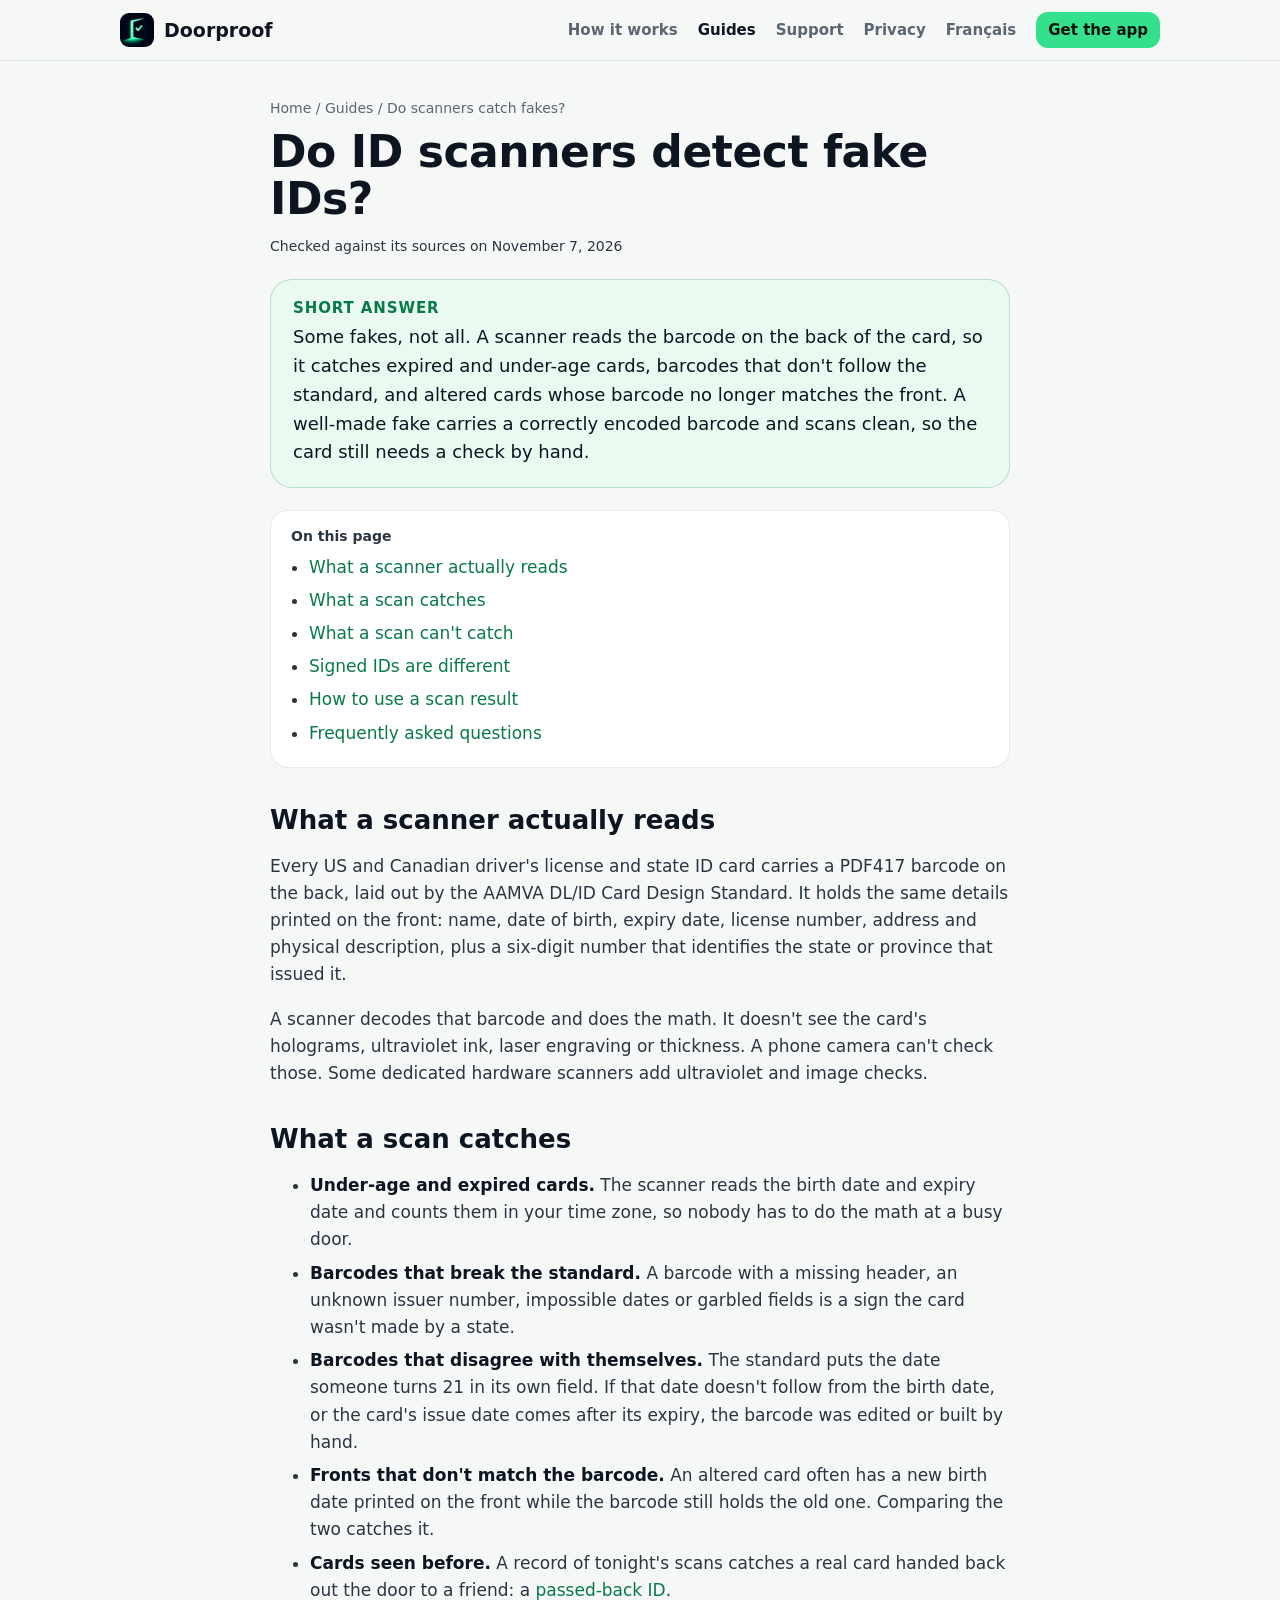
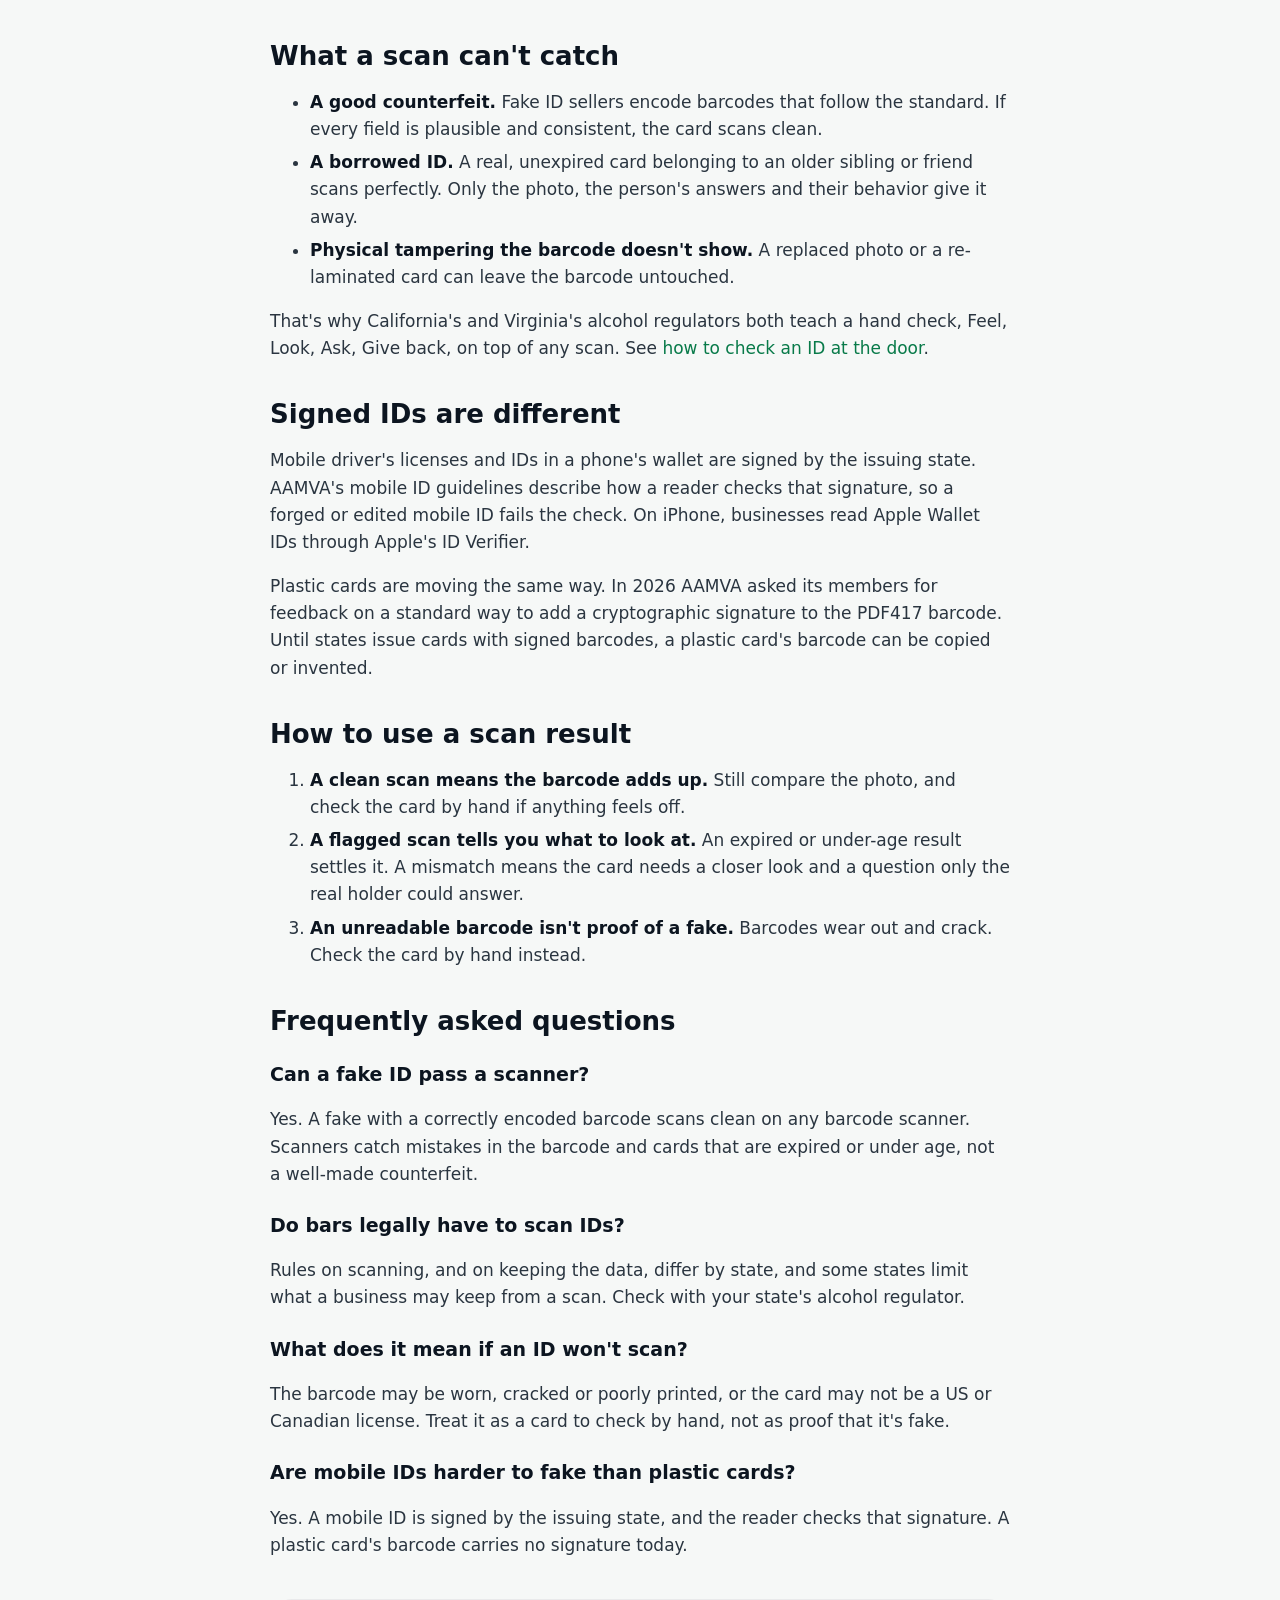
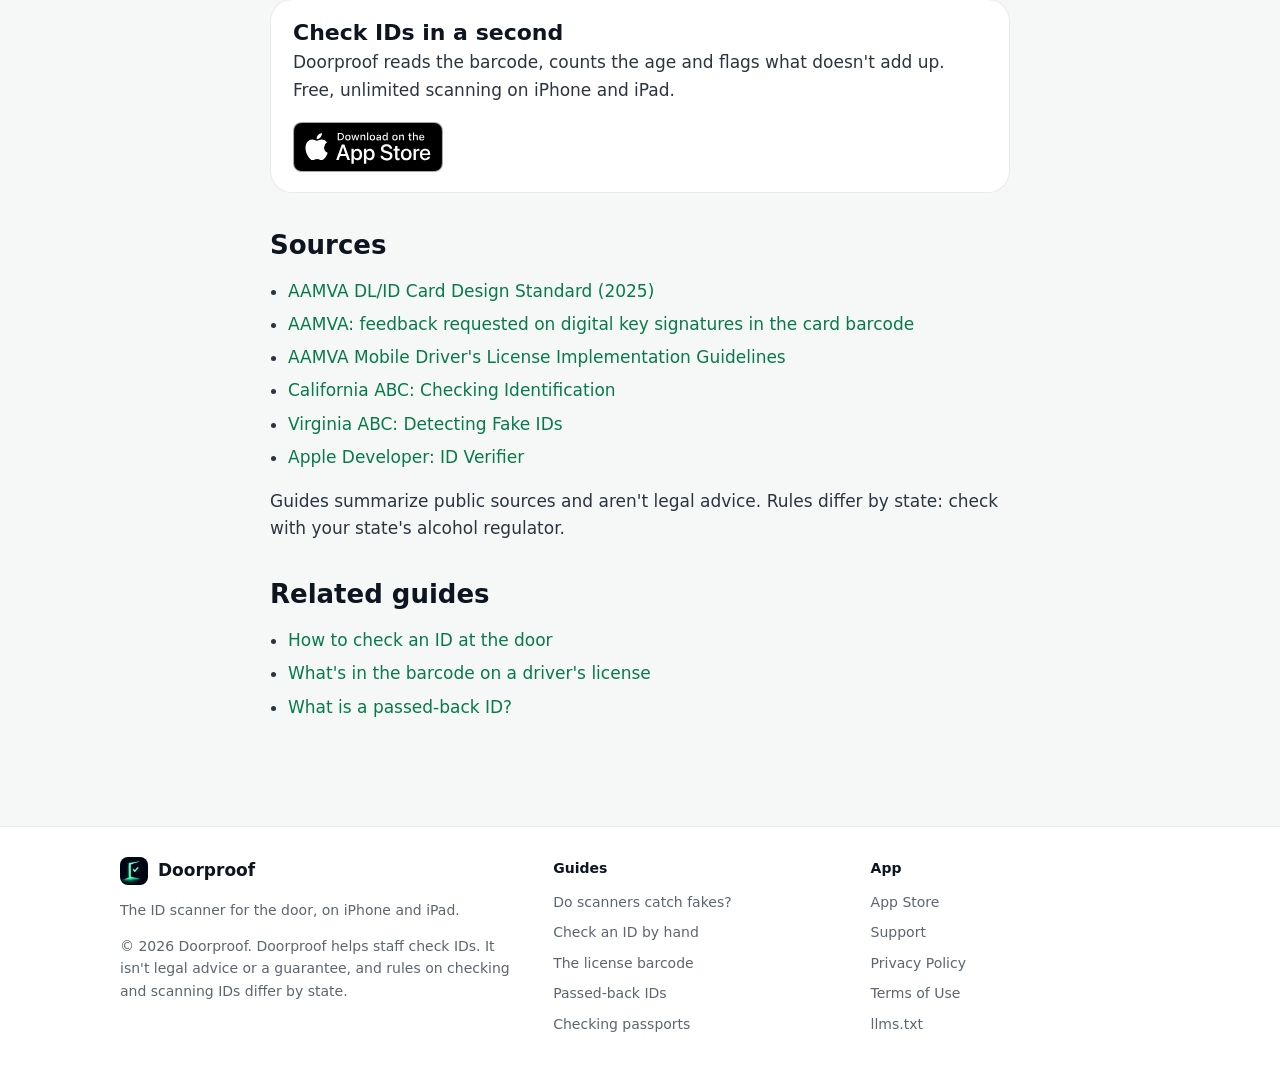
<file: do-id-scanners-detect-fake-ids.html>
<!doctype html>
<html lang="en">
<head>
<meta charset="utf-8">
<meta name="viewport" content="width=device-width, initial-scale=1">
<title>Do ID Scanners Detect Fake IDs? What a Scan Can and Can&#x27;t Tell You</title>
<meta name="description" content="An ID scanner reads the barcode on the back of a license. It catches expired, under-age and altered cards, but a well-made fake has a working barcode. What to check by hand.">
<meta name="robots" content="index,follow,max-snippet:-1,max-image-preview:large">
<link rel="canonical" href="https://coderalert0.github.io/doorproof-site/do-id-scanners-detect-fake-ids.html">
<link rel="alternate" type="text/markdown" href="do-id-scanners-detect-fake-ids.md">
<meta name="theme-color" content="#f6f8f7">
<meta name="apple-itunes-app" content="app-id=6832112189">
<meta property="og:type" content="article">
<meta property="og:site_name" content="Doorproof">
<meta property="og:title" content="Do ID Scanners Detect Fake IDs? What a Scan Can and Can&#x27;t Tell You">
<meta property="og:description" content="An ID scanner reads the barcode on the back of a license. It catches expired, under-age and altered cards, but a well-made fake has a working barcode. What to check by hand.">
<meta property="og:url" content="https://coderalert0.github.io/doorproof-site/do-id-scanners-detect-fake-ids.html">
<meta property="og:image" content="https://coderalert0.github.io/doorproof-site/img/og.png">
<meta property="og:image:width" content="1200">
<meta property="og:image:height" content="630">
<meta property="og:image:alt" content="Doorproof, the ID scanner for the door, showing a green OK result">
<meta name="twitter:card" content="summary_large_image">
<link rel="icon" href="icon.png">
<link rel="apple-touch-icon" href="icon.png">
<link rel="stylesheet" href="style.css">
<link rel="alternate" type="text/plain" title="llms.txt" href="llms.txt">
<script type="application/ld+json">{"@context": "https://schema.org", "@type": "Article", "headline": "Do ID scanners detect fake IDs?", "description": "An ID scanner reads the barcode on the back of a license. It catches expired, under-age and altered cards, but a well-made fake has a working barcode. What to check by hand.", "datePublished": "2026-11-07", "dateModified": "2026-11-07", "mainEntityOfPage": "https://coderalert0.github.io/doorproof-site/do-id-scanners-detect-fake-ids.html", "image": "https://coderalert0.github.io/doorproof-site/img/og.png", "author": {"@type": "Organization", "name": "Doorproof", "url": "https://coderalert0.github.io/doorproof-site/", "logo": "https://coderalert0.github.io/doorproof-site/img/icon-512.png"}, "publisher": {"@type": "Organization", "name": "Doorproof", "url": "https://coderalert0.github.io/doorproof-site/", "logo": "https://coderalert0.github.io/doorproof-site/img/icon-512.png"}, "inLanguage": "en-US", "citation": ["https://www.aamva.org/getmedia/81af105d-8b1b-45e1-aa46-f1800a259ed1/AAMVADLIDCardDesignStandard2025.pdf", "https://www.aamva.org/publications-news/aamva-news/aamva-card-design-standard-feedback-on-digital-key-signatures-requested", "https://www.aamva.org/getmedia/261ed16b-3f5c-4678-a2db-cc3016934234/MobileDLImplementationGuidelines-Version1-3.pdf", "https://www.abc.ca.gov/education/licensee-education/checking-identification", "https://www.abc.virginia.gov/licenses/retail-resources/preventing-underage-sales/detecting-fake-ids", "https://developer.apple.com/wallet/id-verifier/"]}</script>
<script type="application/ld+json">{"@context": "https://schema.org", "@type": "BreadcrumbList", "itemListElement": [{"@type": "ListItem", "position": 1, "name": "Home", "item": "https://coderalert0.github.io/doorproof-site/"}, {"@type": "ListItem", "position": 2, "name": "Guides", "item": "https://coderalert0.github.io/doorproof-site/#guides"}, {"@type": "ListItem", "position": 3, "name": "Do scanners catch fakes?", "item": "https://coderalert0.github.io/doorproof-site/do-id-scanners-detect-fake-ids.html"}]}</script>
<script type="application/ld+json">{"@context": "https://schema.org", "@type": "FAQPage", "mainEntity": [{"@type": "Question", "name": "Can a fake ID pass a scanner?", "acceptedAnswer": {"@type": "Answer", "text": "Yes. A fake with a correctly encoded barcode scans clean on any barcode scanner. Scanners catch mistakes in the barcode and cards that are expired or under age, not a well-made counterfeit."}}, {"@type": "Question", "name": "Do bars legally have to scan IDs?", "acceptedAnswer": {"@type": "Answer", "text": "Rules on scanning, and on keeping the data, differ by state, and some states limit what a business may keep from a scan. Check with your state's alcohol regulator."}}, {"@type": "Question", "name": "What does it mean if an ID won't scan?", "acceptedAnswer": {"@type": "Answer", "text": "The barcode may be worn, cracked or poorly printed, or the card may not be a US or Canadian license. Treat it as a card to check by hand, not as proof that it's fake."}}, {"@type": "Question", "name": "Are mobile IDs harder to fake than plastic cards?", "acceptedAnswer": {"@type": "Answer", "text": "Yes. A mobile ID is signed by the issuing state, and the reader checks that signature. A plastic card's barcode carries no signature today."}}]}</script>
</head>
<body>
<a class="skip" href="#main">Skip to content</a>
<header class="topbar">
  <div class="topbar-in">
    <a class="brand" href="./"><img src="icon.png" alt="" width="34" height="34"><span>Doorproof</span></a>
    <nav class="nav" aria-label="Site">
      <a href="./#how">How it works</a>
      <a href="./#guides" aria-current="page">Guides</a>
      <a href="./#support">Support</a>
      <a href="privacy.html">Privacy</a>
      <a href="https://coderalert0.github.io/doorproof-site/fr/" hreflang="fr-CA" lang="fr-CA">Français</a>
      <a class="nav-cta" href="https://apps.apple.com/us/app/id6832112189">Get the app</a>
    </nav>
  </div>
</header>
<main id="main">
<div class="guide">
<nav class="crumbs" aria-label="Breadcrumb"><a href="./">Home</a> <span aria-hidden="true">/</span> <a href="./#guides">Guides</a> <span aria-hidden="true">/</span> <span>Do scanners catch fakes?</span></nav>
<article>
<h1>Do ID scanners detect fake IDs?</h1>
<p class="updated">Checked against its sources on <time datetime="2026-11-07">November 7, 2026</time></p>
<div class="answer"><h2>Short answer</h2><p>Some fakes, not all. A scanner reads the barcode on the back of the card, so it catches expired and under-age cards, barcodes that don&#x27;t follow the standard, and altered cards whose barcode no longer matches the front. A well-made fake carries a correctly encoded barcode and scans clean, so the card still needs a check by hand.</p></div>
<nav class="toc" aria-label="On this page"><p class="foot-title">On this page</p><ul><li><a href="#what-a-scanner-actually-reads">What a scanner actually reads</a></li><li><a href="#what-a-scan-catches">What a scan catches</a></li><li><a href="#what-a-scan-cant-catch">What a scan can&#x27;t catch</a></li><li><a href="#signed-ids-are-different">Signed IDs are different</a></li><li><a href="#how-to-use-a-scan-result">How to use a scan result</a></li><li><a href="#frequently-asked-questions">Frequently asked questions</a></li></ul></nav>
<h2 id="what-a-scanner-actually-reads">What a scanner actually reads</h2>
<p>Every US and Canadian driver's license and state ID card carries a PDF417 barcode on the back, laid out by the AAMVA DL/ID Card Design Standard. It holds the same details printed on the front: name, date of birth, expiry date, license number, address and physical description, plus a six-digit number that identifies the state or province that issued it.</p>
<p>A scanner decodes that barcode and does the math. It doesn't see the card's holograms, ultraviolet ink, laser engraving or thickness. A phone camera can't check those. Some dedicated hardware scanners add ultraviolet and image checks.</p>
<h2 id="what-a-scan-catches">What a scan catches</h2>
<ul>
<li><strong>Under-age and expired cards.</strong> The scanner reads the birth date and expiry date and counts them in your time zone, so nobody has to do the math at a busy door.</li>
<li><strong>Barcodes that break the standard.</strong> A barcode with a missing header, an unknown issuer number, impossible dates or garbled fields is a sign the card wasn't made by a state.</li>
<li><strong>Barcodes that disagree with themselves.</strong> The standard puts the date someone turns 21 in its own field. If that date doesn't follow from the birth date, or the card's issue date comes after its expiry, the barcode was edited or built by hand.</li>
<li><strong>Fronts that don't match the barcode.</strong> An altered card often has a new birth date printed on the front while the barcode still holds the old one. Comparing the two catches it.</li>
<li><strong>Cards seen before.</strong> A record of tonight's scans catches a real card handed back out the door to a friend: a <a href="passed-back-id.html">passed-back ID</a>.</li>
</ul>
<h2 id="what-a-scan-cant-catch">What a scan can't catch</h2>
<ul>
<li><strong>A good counterfeit.</strong> Fake ID sellers encode barcodes that follow the standard. If every field is plausible and consistent, the card scans clean.</li>
<li><strong>A borrowed ID.</strong> A real, unexpired card belonging to an older sibling or friend scans perfectly. Only the photo, the person's answers and their behavior give it away.</li>
<li><strong>Physical tampering the barcode doesn't show.</strong> A replaced photo or a re-laminated card can leave the barcode untouched.</li>
</ul>
<p>That's why California's and Virginia's alcohol regulators both teach a hand check, Feel, Look, Ask, Give back, on top of any scan. See <a href="how-to-check-an-id.html">how to check an ID at the door</a>.</p>
<h2 id="signed-ids-are-different">Signed IDs are different</h2>
<p>Mobile driver's licenses and IDs in a phone's wallet are signed by the issuing state. AAMVA's mobile ID guidelines describe how a reader checks that signature, so a forged or edited mobile ID fails the check. On iPhone, businesses read Apple Wallet IDs through Apple's ID Verifier.</p>
<p>Plastic cards are moving the same way. In 2026 AAMVA asked its members for feedback on a standard way to add a cryptographic signature to the PDF417 barcode. Until states issue cards with signed barcodes, a plastic card's barcode can be copied or invented.</p>
<h2 id="how-to-use-a-scan-result">How to use a scan result</h2>
<ol>
<li><strong>A clean scan means the barcode adds up.</strong> Still compare the photo, and check the card by hand if anything feels off.</li>
<li><strong>A flagged scan tells you what to look at.</strong> An expired or under-age result settles it. A mismatch means the card needs a closer look and a question only the real holder could answer.</li>
<li><strong>An unreadable barcode isn't proof of a fake.</strong> Barcodes wear out and crack. Check the card by hand instead.</li>
</ol>
<h2 id="frequently-asked-questions">Frequently asked questions</h2>
<h3 id="can-a-fake-id-pass-a-scanner">Can a fake ID pass a scanner?</h3>
<p>Yes. A fake with a correctly encoded barcode scans clean on any barcode scanner. Scanners catch mistakes in the barcode and cards that are expired or under age, not a well-made counterfeit.</p>
<h3 id="do-bars-legally-have-to-scan-ids">Do bars legally have to scan IDs?</h3>
<p>Rules on scanning, and on keeping the data, differ by state, and some states limit what a business may keep from a scan. Check with your state's alcohol regulator.</p>
<h3 id="what-does-it-mean-if-an-id-wont-scan">What does it mean if an ID won't scan?</h3>
<p>The barcode may be worn, cracked or poorly printed, or the card may not be a US or Canadian license. Treat it as a card to check by hand, not as proof that it's fake.</p>
<h3 id="are-mobile-ids-harder-to-fake-than-plastic-cards">Are mobile IDs harder to fake than plastic cards?</h3>
<p>Yes. A mobile ID is signed by the issuing state, and the reader checks that signature. A plastic card's barcode carries no signature today.</p>
<aside class="app-cta">
  <div><h2>Check IDs in a second</h2><p>Doorproof reads the barcode, counts the age and flags what doesn't add up. Free, unlimited scanning on iPhone and iPad.</p></div>
  <a class="badge" href="https://apps.apple.com/us/app/id6832112189"><img src="img/app-store-badge.svg" alt="Download on the App Store" width="150" height="50"></a>
</aside>
<section class="sources"><h2>Sources</h2><ul><li><a href="https://www.aamva.org/getmedia/81af105d-8b1b-45e1-aa46-f1800a259ed1/AAMVADLIDCardDesignStandard2025.pdf" rel="noopener">AAMVA DL/ID Card Design Standard (2025)</a></li><li><a href="https://www.aamva.org/publications-news/aamva-news/aamva-card-design-standard-feedback-on-digital-key-signatures-requested" rel="noopener">AAMVA: feedback requested on digital key signatures in the card barcode</a></li><li><a href="https://www.aamva.org/getmedia/261ed16b-3f5c-4678-a2db-cc3016934234/MobileDLImplementationGuidelines-Version1-3.pdf" rel="noopener">AAMVA Mobile Driver&#x27;s License Implementation Guidelines</a></li><li><a href="https://www.abc.ca.gov/education/licensee-education/checking-identification" rel="noopener">California ABC: Checking Identification</a></li><li><a href="https://www.abc.virginia.gov/licenses/retail-resources/preventing-underage-sales/detecting-fake-ids" rel="noopener">Virginia ABC: Detecting Fake IDs</a></li><li><a href="https://developer.apple.com/wallet/id-verifier/" rel="noopener">Apple Developer: ID Verifier</a></li></ul><p class="muted">Guides summarize public sources and aren't legal advice. Rules differ by state: check with your state's alcohol regulator.</p></section>
<section class="related"><h2>Related guides</h2><ul><li><a href="how-to-check-an-id.html">How to check an ID at the door</a></li><li><a href="drivers-license-barcode.html">What&#x27;s in the barcode on a driver&#x27;s license</a></li><li><a href="passed-back-id.html">What is a passed-back ID?</a></li></ul></section>
</article>
</div>
</main>
<footer>
  <div class="in">
    <div class="foot-about">
      <a class="brand" href="./"><img src="icon.png" alt="" width="28" height="28"><span>Doorproof</span></a>
      <p>The ID scanner for the door, on iPhone and iPad.</p>
      <p>© 2026 Doorproof. Doorproof helps staff check IDs. It isn't legal advice or a guarantee, and rules on checking and scanning IDs differ by state.</p>
    </div>
    <nav aria-label="Guides"><p class="foot-title">Guides</p><a href="do-id-scanners-detect-fake-ids.html">Do scanners catch fakes?</a><a href="how-to-check-an-id.html">Check an ID by hand</a><a href="drivers-license-barcode.html">The license barcode</a><a href="passed-back-id.html">Passed-back IDs</a><a href="checking-passports.html">Checking passports</a></nav>
    <nav aria-label="App"><p class="foot-title">App</p><a href="https://apps.apple.com/us/app/id6832112189">App Store</a><a href="./#support">Support</a><a href="privacy.html">Privacy Policy</a><a href="https://www.apple.com/legal/internet-services/itunes/dev/stdeula/">Terms of Use</a><a href="llms.txt">llms.txt</a></nav>
  </div>
</footer>
<script src="site.js"></script>
</body>
</html>
</file>
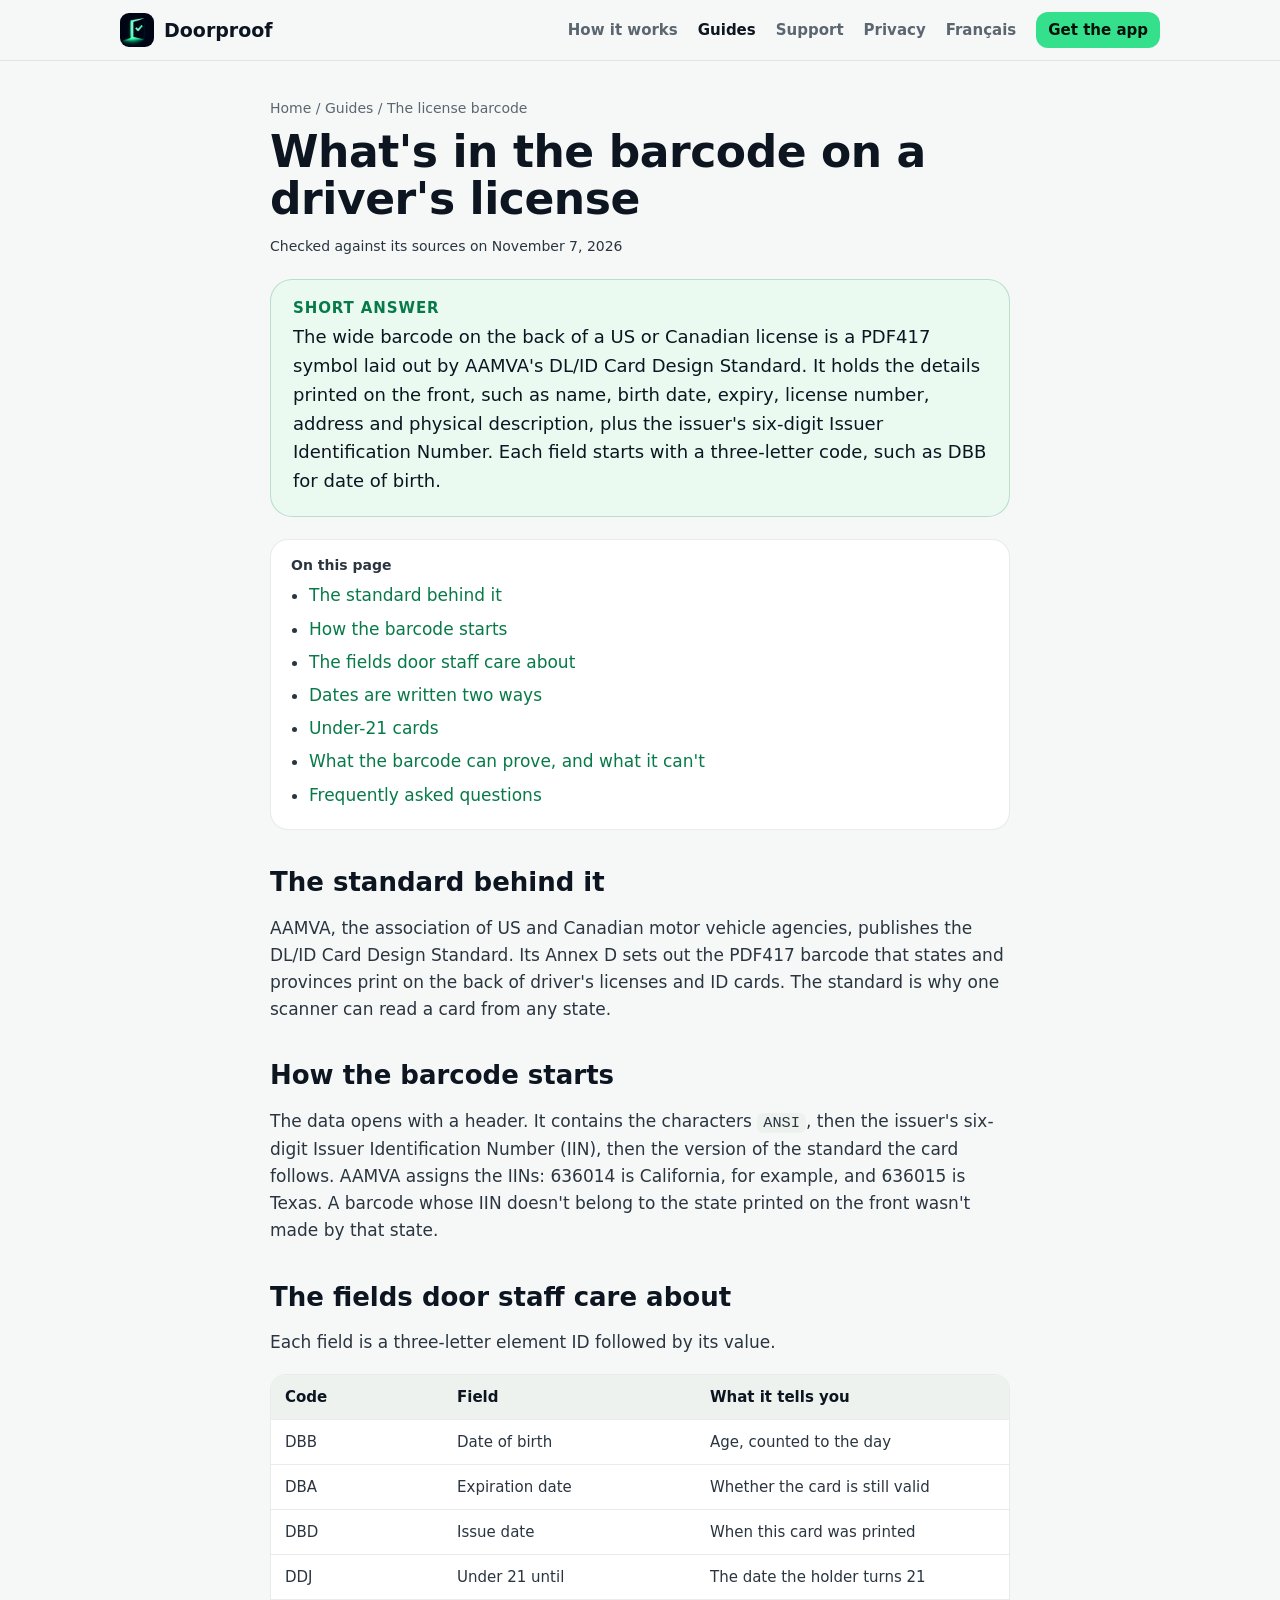
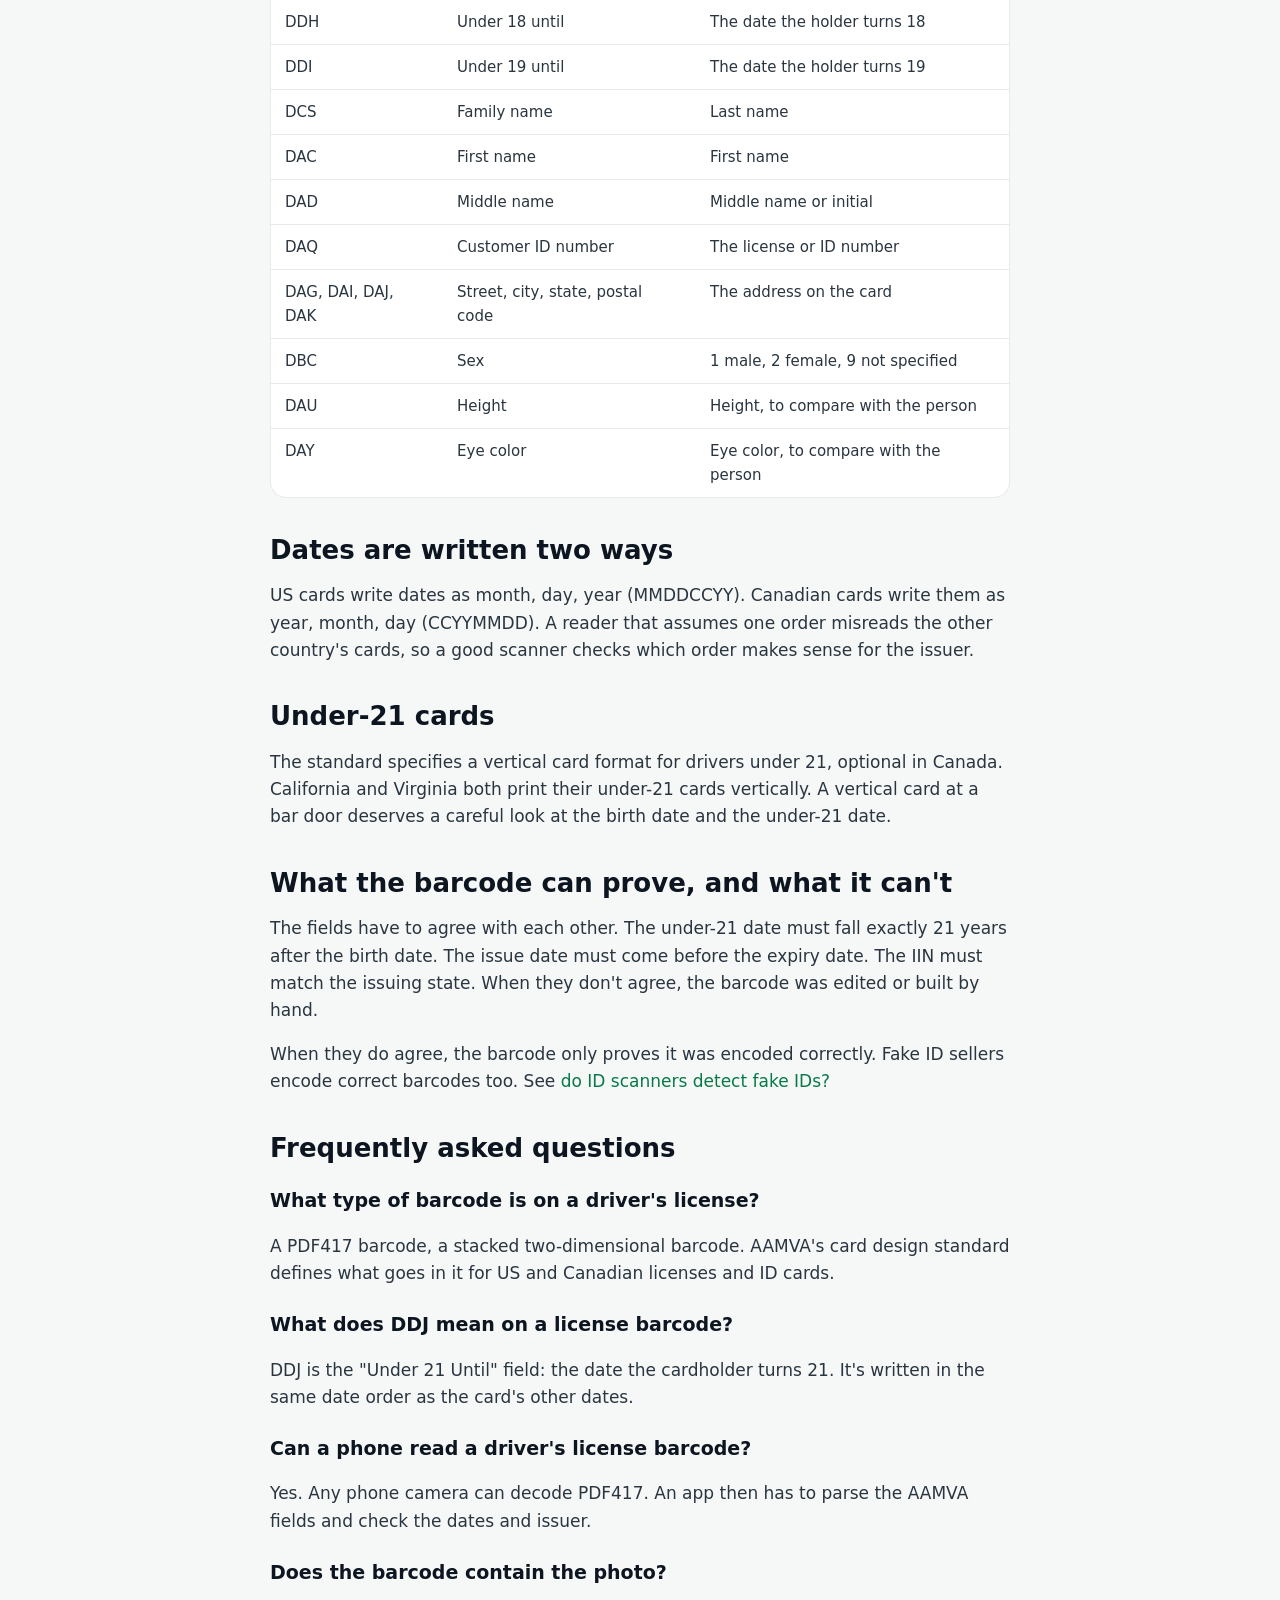
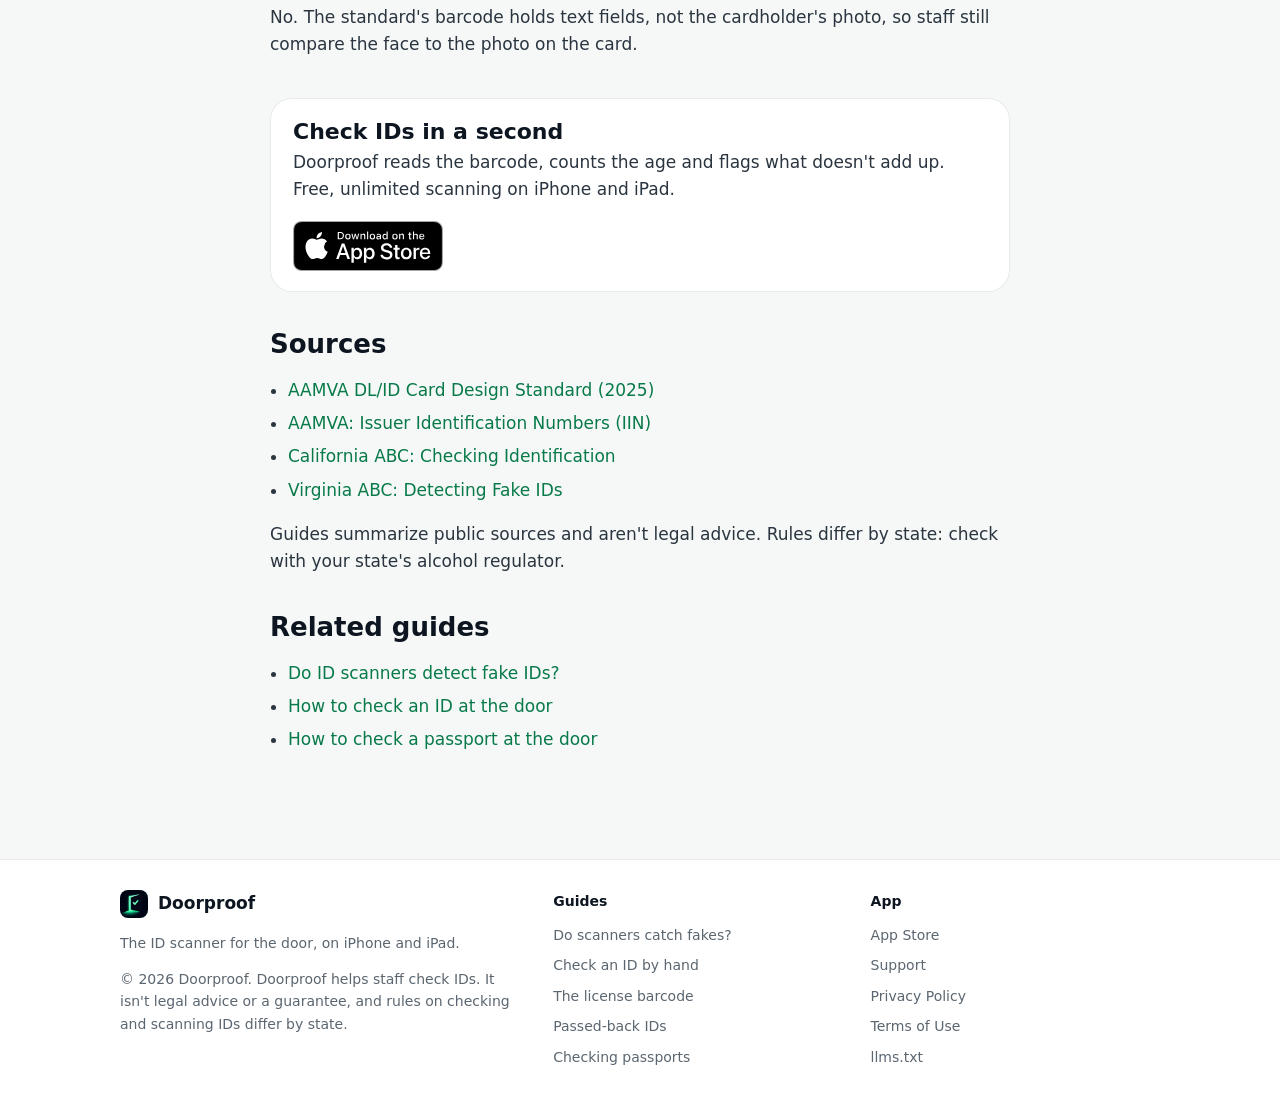
<file: drivers-license-barcode.html>
<!doctype html>
<html lang="en">
<head>
<meta charset="utf-8">
<meta name="viewport" content="width=device-width, initial-scale=1">
<title>What&#x27;s in the Barcode on a Driver&#x27;s License (AAMVA PDF417 Fields)</title>
<meta name="description" content="The barcode on the back of a US or Canadian license is an AAMVA PDF417 symbol. The fields it holds, from DBB date of birth to DDJ under-21 date, and what they tell door staff.">
<meta name="robots" content="index,follow,max-snippet:-1,max-image-preview:large">
<link rel="canonical" href="https://coderalert0.github.io/doorproof-site/drivers-license-barcode.html">
<link rel="alternate" type="text/markdown" href="drivers-license-barcode.md">
<meta name="theme-color" content="#f6f8f7">
<meta name="apple-itunes-app" content="app-id=6832112189">
<meta property="og:type" content="article">
<meta property="og:site_name" content="Doorproof">
<meta property="og:title" content="What&#x27;s in the Barcode on a Driver&#x27;s License (AAMVA PDF417 Fields)">
<meta property="og:description" content="The barcode on the back of a US or Canadian license is an AAMVA PDF417 symbol. The fields it holds, from DBB date of birth to DDJ under-21 date, and what they tell door staff.">
<meta property="og:url" content="https://coderalert0.github.io/doorproof-site/drivers-license-barcode.html">
<meta property="og:image" content="https://coderalert0.github.io/doorproof-site/img/og.png">
<meta property="og:image:width" content="1200">
<meta property="og:image:height" content="630">
<meta property="og:image:alt" content="Doorproof, the ID scanner for the door, showing a green OK result">
<meta name="twitter:card" content="summary_large_image">
<link rel="icon" href="icon.png">
<link rel="apple-touch-icon" href="icon.png">
<link rel="stylesheet" href="style.css">
<link rel="alternate" type="text/plain" title="llms.txt" href="llms.txt">
<script type="application/ld+json">{"@context": "https://schema.org", "@type": "Article", "headline": "What's in the barcode on a driver's license", "description": "The barcode on the back of a US or Canadian license is an AAMVA PDF417 symbol. The fields it holds, from DBB date of birth to DDJ under-21 date, and what they tell door staff.", "datePublished": "2026-11-07", "dateModified": "2026-11-07", "mainEntityOfPage": "https://coderalert0.github.io/doorproof-site/drivers-license-barcode.html", "image": "https://coderalert0.github.io/doorproof-site/img/og.png", "author": {"@type": "Organization", "name": "Doorproof", "url": "https://coderalert0.github.io/doorproof-site/", "logo": "https://coderalert0.github.io/doorproof-site/img/icon-512.png"}, "publisher": {"@type": "Organization", "name": "Doorproof", "url": "https://coderalert0.github.io/doorproof-site/", "logo": "https://coderalert0.github.io/doorproof-site/img/icon-512.png"}, "inLanguage": "en-US", "citation": ["https://www.aamva.org/getmedia/81af105d-8b1b-45e1-aa46-f1800a259ed1/AAMVADLIDCardDesignStandard2025.pdf", "https://www.aamva.org/identity/issuer-identification-numbers-(iin", "https://www.abc.ca.gov/education/licensee-education/checking-identification", "https://www.abc.virginia.gov/licenses/retail-resources/preventing-underage-sales/detecting-fake-ids"]}</script>
<script type="application/ld+json">{"@context": "https://schema.org", "@type": "BreadcrumbList", "itemListElement": [{"@type": "ListItem", "position": 1, "name": "Home", "item": "https://coderalert0.github.io/doorproof-site/"}, {"@type": "ListItem", "position": 2, "name": "Guides", "item": "https://coderalert0.github.io/doorproof-site/#guides"}, {"@type": "ListItem", "position": 3, "name": "The license barcode", "item": "https://coderalert0.github.io/doorproof-site/drivers-license-barcode.html"}]}</script>
<script type="application/ld+json">{"@context": "https://schema.org", "@type": "FAQPage", "mainEntity": [{"@type": "Question", "name": "What type of barcode is on a driver's license?", "acceptedAnswer": {"@type": "Answer", "text": "A PDF417 barcode, a stacked two-dimensional barcode. AAMVA's card design standard defines what goes in it for US and Canadian licenses and ID cards."}}, {"@type": "Question", "name": "What does DDJ mean on a license barcode?", "acceptedAnswer": {"@type": "Answer", "text": "DDJ is the \"Under 21 Until\" field: the date the cardholder turns 21. It's written in the same date order as the card's other dates."}}, {"@type": "Question", "name": "Can a phone read a driver's license barcode?", "acceptedAnswer": {"@type": "Answer", "text": "Yes. Any phone camera can decode PDF417. An app then has to parse the AAMVA fields and check the dates and issuer."}}, {"@type": "Question", "name": "Does the barcode contain the photo?", "acceptedAnswer": {"@type": "Answer", "text": "No. The standard's barcode holds text fields, not the cardholder's photo, so staff still compare the face to the photo on the card."}}]}</script>
</head>
<body>
<a class="skip" href="#main">Skip to content</a>
<header class="topbar">
  <div class="topbar-in">
    <a class="brand" href="./"><img src="icon.png" alt="" width="34" height="34"><span>Doorproof</span></a>
    <nav class="nav" aria-label="Site">
      <a href="./#how">How it works</a>
      <a href="./#guides" aria-current="page">Guides</a>
      <a href="./#support">Support</a>
      <a href="privacy.html">Privacy</a>
      <a href="https://coderalert0.github.io/doorproof-site/fr/" hreflang="fr-CA" lang="fr-CA">Français</a>
      <a class="nav-cta" href="https://apps.apple.com/us/app/id6832112189">Get the app</a>
    </nav>
  </div>
</header>
<main id="main">
<div class="guide">
<nav class="crumbs" aria-label="Breadcrumb"><a href="./">Home</a> <span aria-hidden="true">/</span> <a href="./#guides">Guides</a> <span aria-hidden="true">/</span> <span>The license barcode</span></nav>
<article>
<h1>What&#x27;s in the barcode on a driver&#x27;s license</h1>
<p class="updated">Checked against its sources on <time datetime="2026-11-07">November 7, 2026</time></p>
<div class="answer"><h2>Short answer</h2><p>The wide barcode on the back of a US or Canadian license is a PDF417 symbol laid out by AAMVA&#x27;s DL/ID Card Design Standard. It holds the details printed on the front, such as name, birth date, expiry, license number, address and physical description, plus the issuer&#x27;s six-digit Issuer Identification Number. Each field starts with a three-letter code, such as DBB for date of birth.</p></div>
<nav class="toc" aria-label="On this page"><p class="foot-title">On this page</p><ul><li><a href="#the-standard-behind-it">The standard behind it</a></li><li><a href="#how-the-barcode-starts">How the barcode starts</a></li><li><a href="#the-fields-door-staff-care-about">The fields door staff care about</a></li><li><a href="#dates-are-written-two-ways">Dates are written two ways</a></li><li><a href="#under-21-cards">Under-21 cards</a></li><li><a href="#what-the-barcode-can-prove-and-what-it-cant">What the barcode can prove, and what it can&#x27;t</a></li><li><a href="#frequently-asked-questions">Frequently asked questions</a></li></ul></nav>
<h2 id="the-standard-behind-it">The standard behind it</h2>
<p>AAMVA, the association of US and Canadian motor vehicle agencies, publishes the DL/ID Card Design Standard. Its Annex D sets out the PDF417 barcode that states and provinces print on the back of driver's licenses and ID cards. The standard is why one scanner can read a card from any state.</p>
<h2 id="how-the-barcode-starts">How the barcode starts</h2>
<p>The data opens with a header. It contains the characters <code>ANSI</code>, then the issuer's six-digit Issuer Identification Number (IIN), then the version of the standard the card follows. AAMVA assigns the IINs: 636014 is California, for example, and 636015 is Texas. A barcode whose IIN doesn't belong to the state printed on the front wasn't made by that state.</p>
<h2 id="the-fields-door-staff-care-about">The fields door staff care about</h2>
<p>Each field is a three-letter element ID followed by its value.</p>
<div class="table-wrap"><table>
<thead>
<tr>
<th>Code</th>
<th>Field</th>
<th>What it tells you</th>
</tr>
</thead>
<tbody>
<tr>
<td>DBB</td>
<td>Date of birth</td>
<td>Age, counted to the day</td>
</tr>
<tr>
<td>DBA</td>
<td>Expiration date</td>
<td>Whether the card is still valid</td>
</tr>
<tr>
<td>DBD</td>
<td>Issue date</td>
<td>When this card was printed</td>
</tr>
<tr>
<td>DDJ</td>
<td>Under 21 until</td>
<td>The date the holder turns 21</td>
</tr>
<tr>
<td>DDH</td>
<td>Under 18 until</td>
<td>The date the holder turns 18</td>
</tr>
<tr>
<td>DDI</td>
<td>Under 19 until</td>
<td>The date the holder turns 19</td>
</tr>
<tr>
<td>DCS</td>
<td>Family name</td>
<td>Last name</td>
</tr>
<tr>
<td>DAC</td>
<td>First name</td>
<td>First name</td>
</tr>
<tr>
<td>DAD</td>
<td>Middle name</td>
<td>Middle name or initial</td>
</tr>
<tr>
<td>DAQ</td>
<td>Customer ID number</td>
<td>The license or ID number</td>
</tr>
<tr>
<td>DAG, DAI, DAJ, DAK</td>
<td>Street, city, state, postal code</td>
<td>The address on the card</td>
</tr>
<tr>
<td>DBC</td>
<td>Sex</td>
<td>1 male, 2 female, 9 not specified</td>
</tr>
<tr>
<td>DAU</td>
<td>Height</td>
<td>Height, to compare with the person</td>
</tr>
<tr>
<td>DAY</td>
<td>Eye color</td>
<td>Eye color, to compare with the person</td>
</tr>
</tbody>
</table></div>
<h2 id="dates-are-written-two-ways">Dates are written two ways</h2>
<p>US cards write dates as month, day, year (MMDDCCYY). Canadian cards write them as year, month, day (CCYYMMDD). A reader that assumes one order misreads the other country's cards, so a good scanner checks which order makes sense for the issuer.</p>
<h2 id="under-21-cards">Under-21 cards</h2>
<p>The standard specifies a vertical card format for drivers under 21, optional in Canada. California and Virginia both print their under-21 cards vertically. A vertical card at a bar door deserves a careful look at the birth date and the under-21 date.</p>
<h2 id="what-the-barcode-can-prove-and-what-it-cant">What the barcode can prove, and what it can't</h2>
<p>The fields have to agree with each other. The under-21 date must fall exactly 21 years after the birth date. The issue date must come before the expiry date. The IIN must match the issuing state. When they don't agree, the barcode was edited or built by hand.</p>
<p>When they do agree, the barcode only proves it was encoded correctly. Fake ID sellers encode correct barcodes too. See <a href="do-id-scanners-detect-fake-ids.html">do ID scanners detect fake IDs?</a></p>
<h2 id="frequently-asked-questions">Frequently asked questions</h2>
<h3 id="what-type-of-barcode-is-on-a-drivers-license">What type of barcode is on a driver's license?</h3>
<p>A PDF417 barcode, a stacked two-dimensional barcode. AAMVA's card design standard defines what goes in it for US and Canadian licenses and ID cards.</p>
<h3 id="what-does-ddj-mean-on-a-license-barcode">What does DDJ mean on a license barcode?</h3>
<p>DDJ is the "Under 21 Until" field: the date the cardholder turns 21. It's written in the same date order as the card's other dates.</p>
<h3 id="can-a-phone-read-a-drivers-license-barcode">Can a phone read a driver's license barcode?</h3>
<p>Yes. Any phone camera can decode PDF417. An app then has to parse the AAMVA fields and check the dates and issuer.</p>
<h3 id="does-the-barcode-contain-the-photo">Does the barcode contain the photo?</h3>
<p>No. The standard's barcode holds text fields, not the cardholder's photo, so staff still compare the face to the photo on the card.</p>
<aside class="app-cta">
  <div><h2>Check IDs in a second</h2><p>Doorproof reads the barcode, counts the age and flags what doesn't add up. Free, unlimited scanning on iPhone and iPad.</p></div>
  <a class="badge" href="https://apps.apple.com/us/app/id6832112189"><img src="img/app-store-badge.svg" alt="Download on the App Store" width="150" height="50"></a>
</aside>
<section class="sources"><h2>Sources</h2><ul><li><a href="https://www.aamva.org/getmedia/81af105d-8b1b-45e1-aa46-f1800a259ed1/AAMVADLIDCardDesignStandard2025.pdf" rel="noopener">AAMVA DL/ID Card Design Standard (2025)</a></li><li><a href="https://www.aamva.org/identity/issuer-identification-numbers-(iin" rel="noopener">AAMVA: Issuer Identification Numbers (IIN)</a></li><li><a href="https://www.abc.ca.gov/education/licensee-education/checking-identification" rel="noopener">California ABC: Checking Identification</a></li><li><a href="https://www.abc.virginia.gov/licenses/retail-resources/preventing-underage-sales/detecting-fake-ids" rel="noopener">Virginia ABC: Detecting Fake IDs</a></li></ul><p class="muted">Guides summarize public sources and aren't legal advice. Rules differ by state: check with your state's alcohol regulator.</p></section>
<section class="related"><h2>Related guides</h2><ul><li><a href="do-id-scanners-detect-fake-ids.html">Do ID scanners detect fake IDs?</a></li><li><a href="how-to-check-an-id.html">How to check an ID at the door</a></li><li><a href="checking-passports.html">How to check a passport at the door</a></li></ul></section>
</article>
</div>
</main>
<footer>
  <div class="in">
    <div class="foot-about">
      <a class="brand" href="./"><img src="icon.png" alt="" width="28" height="28"><span>Doorproof</span></a>
      <p>The ID scanner for the door, on iPhone and iPad.</p>
      <p>© 2026 Doorproof. Doorproof helps staff check IDs. It isn't legal advice or a guarantee, and rules on checking and scanning IDs differ by state.</p>
    </div>
    <nav aria-label="Guides"><p class="foot-title">Guides</p><a href="do-id-scanners-detect-fake-ids.html">Do scanners catch fakes?</a><a href="how-to-check-an-id.html">Check an ID by hand</a><a href="drivers-license-barcode.html">The license barcode</a><a href="passed-back-id.html">Passed-back IDs</a><a href="checking-passports.html">Checking passports</a></nav>
    <nav aria-label="App"><p class="foot-title">App</p><a href="https://apps.apple.com/us/app/id6832112189">App Store</a><a href="./#support">Support</a><a href="privacy.html">Privacy Policy</a><a href="https://www.apple.com/legal/internet-services/itunes/dev/stdeula/">Terms of Use</a><a href="llms.txt">llms.txt</a></nav>
  </div>
</footer>
<script src="site.js"></script>
</body>
</html>
</file>
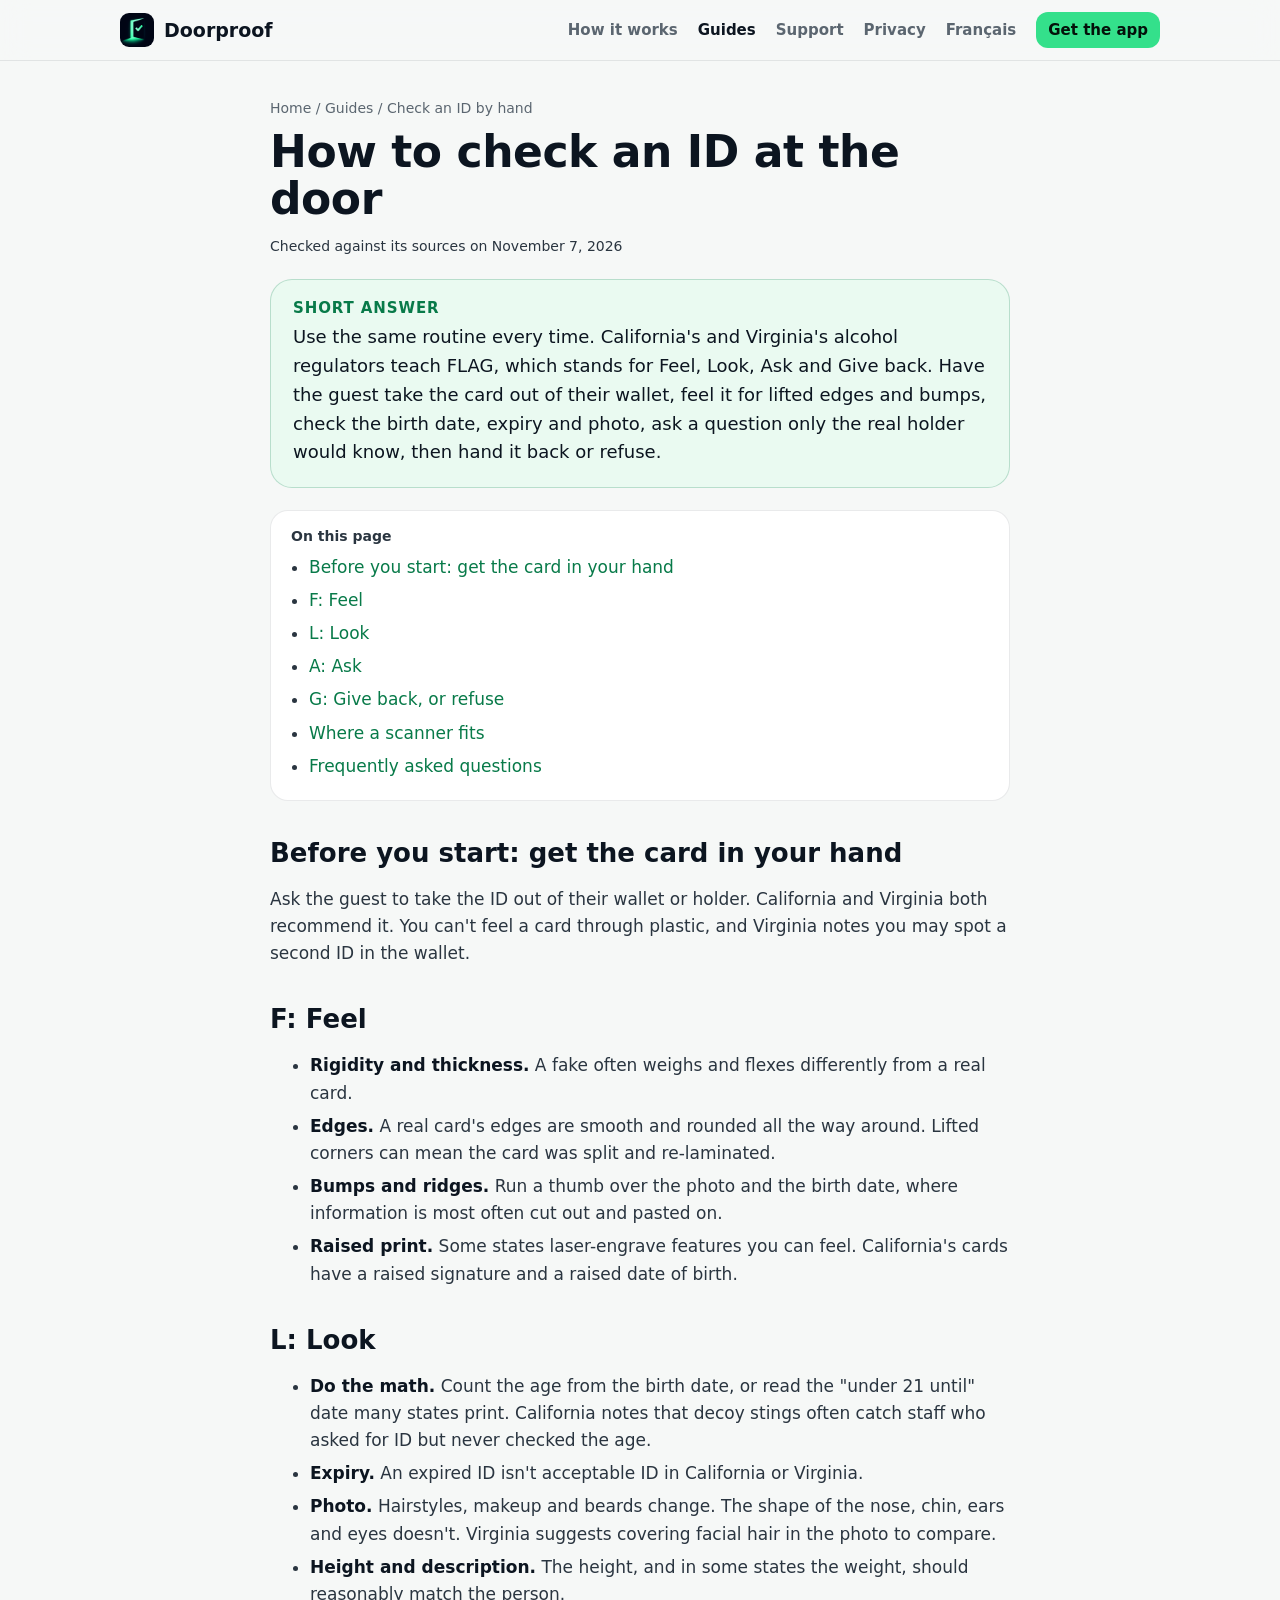
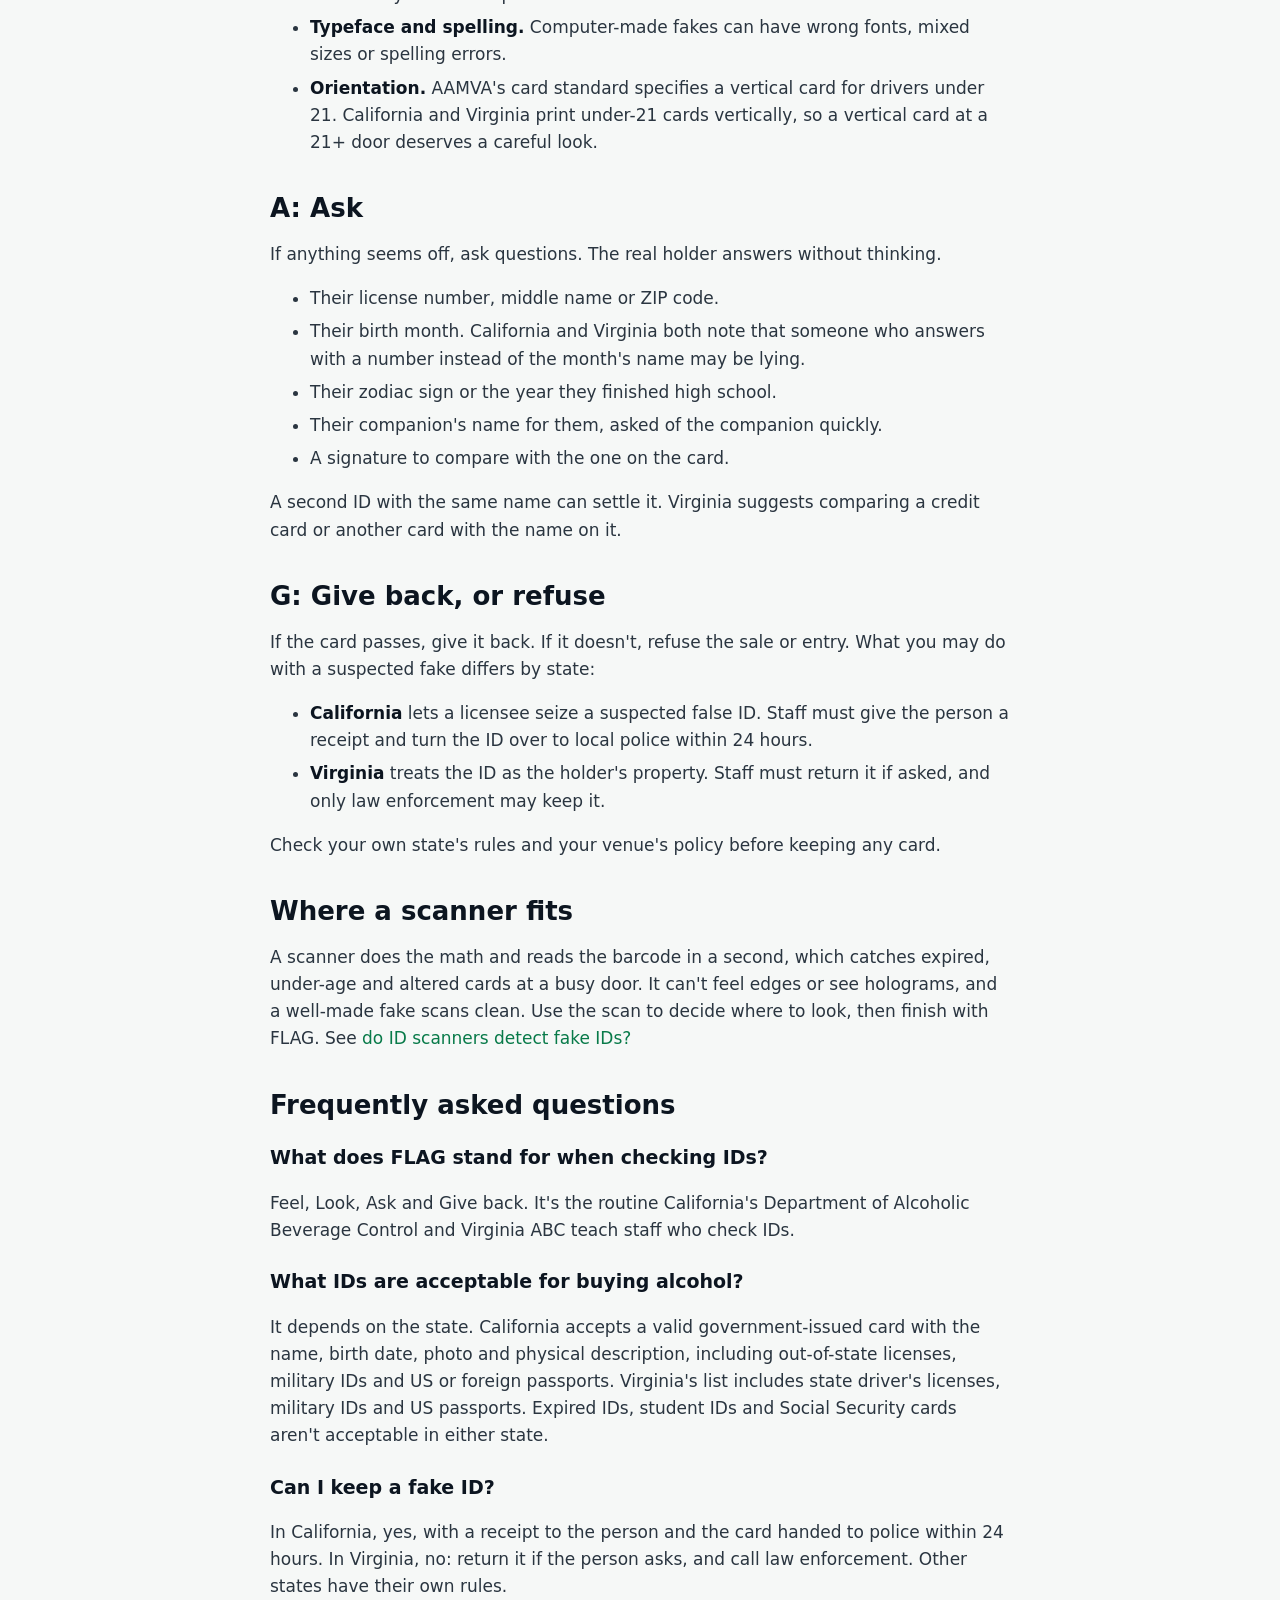
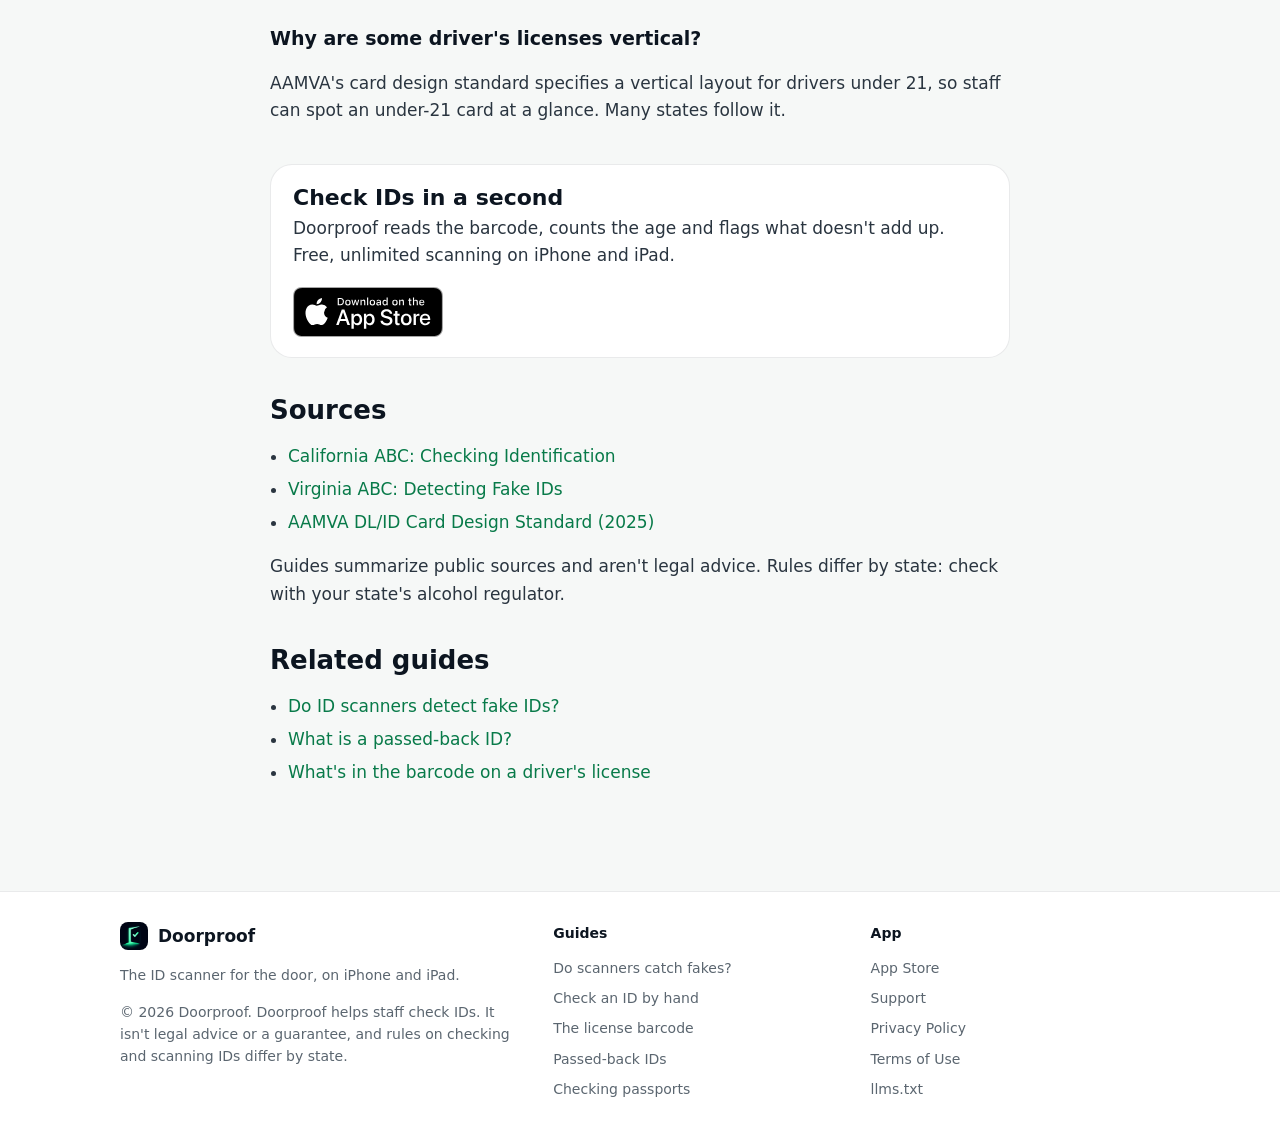
<file: how-to-check-an-id.html>
<!doctype html>
<html lang="en">
<head>
<meta charset="utf-8">
<meta name="viewport" content="width=device-width, initial-scale=1">
<title>How to Check an ID at the Door (the FLAG Method)</title>
<meta name="description" content="How door staff check an ID by hand with the FLAG method California and Virginia teach: feel the card, look at it, ask questions, give it back. Plus what to do with a fake.">
<meta name="robots" content="index,follow,max-snippet:-1,max-image-preview:large">
<link rel="canonical" href="https://coderalert0.github.io/doorproof-site/how-to-check-an-id.html">
<link rel="alternate" type="text/markdown" href="how-to-check-an-id.md">
<meta name="theme-color" content="#f6f8f7">
<meta name="apple-itunes-app" content="app-id=6832112189">
<meta property="og:type" content="article">
<meta property="og:site_name" content="Doorproof">
<meta property="og:title" content="How to Check an ID at the Door (the FLAG Method)">
<meta property="og:description" content="How door staff check an ID by hand with the FLAG method California and Virginia teach: feel the card, look at it, ask questions, give it back. Plus what to do with a fake.">
<meta property="og:url" content="https://coderalert0.github.io/doorproof-site/how-to-check-an-id.html">
<meta property="og:image" content="https://coderalert0.github.io/doorproof-site/img/og.png">
<meta property="og:image:width" content="1200">
<meta property="og:image:height" content="630">
<meta property="og:image:alt" content="Doorproof, the ID scanner for the door, showing a green OK result">
<meta name="twitter:card" content="summary_large_image">
<link rel="icon" href="icon.png">
<link rel="apple-touch-icon" href="icon.png">
<link rel="stylesheet" href="style.css">
<link rel="alternate" type="text/plain" title="llms.txt" href="llms.txt">
<script type="application/ld+json">{"@context": "https://schema.org", "@type": "Article", "headline": "How to check an ID at the door", "description": "How door staff check an ID by hand with the FLAG method California and Virginia teach: feel the card, look at it, ask questions, give it back. Plus what to do with a fake.", "datePublished": "2026-11-07", "dateModified": "2026-11-07", "mainEntityOfPage": "https://coderalert0.github.io/doorproof-site/how-to-check-an-id.html", "image": "https://coderalert0.github.io/doorproof-site/img/og.png", "author": {"@type": "Organization", "name": "Doorproof", "url": "https://coderalert0.github.io/doorproof-site/", "logo": "https://coderalert0.github.io/doorproof-site/img/icon-512.png"}, "publisher": {"@type": "Organization", "name": "Doorproof", "url": "https://coderalert0.github.io/doorproof-site/", "logo": "https://coderalert0.github.io/doorproof-site/img/icon-512.png"}, "inLanguage": "en-US", "citation": ["https://www.abc.ca.gov/education/licensee-education/checking-identification", "https://www.abc.virginia.gov/licenses/retail-resources/preventing-underage-sales/detecting-fake-ids", "https://www.aamva.org/getmedia/81af105d-8b1b-45e1-aa46-f1800a259ed1/AAMVADLIDCardDesignStandard2025.pdf"]}</script>
<script type="application/ld+json">{"@context": "https://schema.org", "@type": "BreadcrumbList", "itemListElement": [{"@type": "ListItem", "position": 1, "name": "Home", "item": "https://coderalert0.github.io/doorproof-site/"}, {"@type": "ListItem", "position": 2, "name": "Guides", "item": "https://coderalert0.github.io/doorproof-site/#guides"}, {"@type": "ListItem", "position": 3, "name": "Check an ID by hand", "item": "https://coderalert0.github.io/doorproof-site/how-to-check-an-id.html"}]}</script>
<script type="application/ld+json">{"@context": "https://schema.org", "@type": "FAQPage", "mainEntity": [{"@type": "Question", "name": "What does FLAG stand for when checking IDs?", "acceptedAnswer": {"@type": "Answer", "text": "Feel, Look, Ask and Give back. It's the routine California's Department of Alcoholic Beverage Control and Virginia ABC teach staff who check IDs."}}, {"@type": "Question", "name": "What IDs are acceptable for buying alcohol?", "acceptedAnswer": {"@type": "Answer", "text": "It depends on the state. California accepts a valid government-issued card with the name, birth date, photo and physical description, including out-of-state licenses, military IDs and US or foreign passports. Virginia's list includes state driver's licenses, military IDs and US passports. Expired IDs, student IDs and Social Security cards aren't acceptable in either state."}}, {"@type": "Question", "name": "Can I keep a fake ID?", "acceptedAnswer": {"@type": "Answer", "text": "In California, yes, with a receipt to the person and the card handed to police within 24 hours. In Virginia, no: return it if the person asks, and call law enforcement. Other states have their own rules."}}, {"@type": "Question", "name": "Why are some driver's licenses vertical?", "acceptedAnswer": {"@type": "Answer", "text": "AAMVA's card design standard specifies a vertical layout for drivers under 21, so staff can spot an under-21 card at a glance. Many states follow it."}}]}</script>
</head>
<body>
<a class="skip" href="#main">Skip to content</a>
<header class="topbar">
  <div class="topbar-in">
    <a class="brand" href="./"><img src="icon.png" alt="" width="34" height="34"><span>Doorproof</span></a>
    <nav class="nav" aria-label="Site">
      <a href="./#how">How it works</a>
      <a href="./#guides" aria-current="page">Guides</a>
      <a href="./#support">Support</a>
      <a href="privacy.html">Privacy</a>
      <a href="https://coderalert0.github.io/doorproof-site/fr/" hreflang="fr-CA" lang="fr-CA">Français</a>
      <a class="nav-cta" href="https://apps.apple.com/us/app/id6832112189">Get the app</a>
    </nav>
  </div>
</header>
<main id="main">
<div class="guide">
<nav class="crumbs" aria-label="Breadcrumb"><a href="./">Home</a> <span aria-hidden="true">/</span> <a href="./#guides">Guides</a> <span aria-hidden="true">/</span> <span>Check an ID by hand</span></nav>
<article>
<h1>How to check an ID at the door</h1>
<p class="updated">Checked against its sources on <time datetime="2026-11-07">November 7, 2026</time></p>
<div class="answer"><h2>Short answer</h2><p>Use the same routine every time. California&#x27;s and Virginia&#x27;s alcohol regulators teach FLAG, which stands for Feel, Look, Ask and Give back. Have the guest take the card out of their wallet, feel it for lifted edges and bumps, check the birth date, expiry and photo, ask a question only the real holder would know, then hand it back or refuse.</p></div>
<nav class="toc" aria-label="On this page"><p class="foot-title">On this page</p><ul><li><a href="#before-you-start-get-the-card-in-your-hand">Before you start: get the card in your hand</a></li><li><a href="#f-feel">F: Feel</a></li><li><a href="#l-look">L: Look</a></li><li><a href="#a-ask">A: Ask</a></li><li><a href="#g-give-back-or-refuse">G: Give back, or refuse</a></li><li><a href="#where-a-scanner-fits">Where a scanner fits</a></li><li><a href="#frequently-asked-questions">Frequently asked questions</a></li></ul></nav>
<h2 id="before-you-start-get-the-card-in-your-hand">Before you start: get the card in your hand</h2>
<p>Ask the guest to take the ID out of their wallet or holder. California and Virginia both recommend it. You can't feel a card through plastic, and Virginia notes you may spot a second ID in the wallet.</p>
<h2 id="f-feel">F: Feel</h2>
<ul>
<li><strong>Rigidity and thickness.</strong> A fake often weighs and flexes differently from a real card.</li>
<li><strong>Edges.</strong> A real card's edges are smooth and rounded all the way around. Lifted corners can mean the card was split and re-laminated.</li>
<li><strong>Bumps and ridges.</strong> Run a thumb over the photo and the birth date, where information is most often cut out and pasted on.</li>
<li><strong>Raised print.</strong> Some states laser-engrave features you can feel. California's cards have a raised signature and a raised date of birth.</li>
</ul>
<h2 id="l-look">L: Look</h2>
<ul>
<li><strong>Do the math.</strong> Count the age from the birth date, or read the "under 21 until" date many states print. California notes that decoy stings often catch staff who asked for ID but never checked the age.</li>
<li><strong>Expiry.</strong> An expired ID isn't acceptable ID in California or Virginia.</li>
<li><strong>Photo.</strong> Hairstyles, makeup and beards change. The shape of the nose, chin, ears and eyes doesn't. Virginia suggests covering facial hair in the photo to compare.</li>
<li><strong>Height and description.</strong> The height, and in some states the weight, should reasonably match the person.</li>
<li><strong>Typeface and spelling.</strong> Computer-made fakes can have wrong fonts, mixed sizes or spelling errors.</li>
<li><strong>Orientation.</strong> AAMVA's card standard specifies a vertical card for drivers under 21. California and Virginia print under-21 cards vertically, so a vertical card at a 21+ door deserves a careful look.</li>
</ul>
<h2 id="a-ask">A: Ask</h2>
<p>If anything seems off, ask questions. The real holder answers without thinking.</p>
<ul>
<li>Their license number, middle name or ZIP code.</li>
<li>Their birth month. California and Virginia both note that someone who answers with a number instead of the month's name may be lying.</li>
<li>Their zodiac sign or the year they finished high school.</li>
<li>Their companion's name for them, asked of the companion quickly.</li>
<li>A signature to compare with the one on the card.</li>
</ul>
<p>A second ID with the same name can settle it. Virginia suggests comparing a credit card or another card with the name on it.</p>
<h2 id="g-give-back-or-refuse">G: Give back, or refuse</h2>
<p>If the card passes, give it back. If it doesn't, refuse the sale or entry. What you may do with a suspected fake differs by state:</p>
<ul>
<li><strong>California</strong> lets a licensee seize a suspected false ID. Staff must give the person a receipt and turn the ID over to local police within 24 hours.</li>
<li><strong>Virginia</strong> treats the ID as the holder's property. Staff must return it if asked, and only law enforcement may keep it.</li>
</ul>
<p>Check your own state's rules and your venue's policy before keeping any card.</p>
<h2 id="where-a-scanner-fits">Where a scanner fits</h2>
<p>A scanner does the math and reads the barcode in a second, which catches expired, under-age and altered cards at a busy door. It can't feel edges or see holograms, and a well-made fake scans clean. Use the scan to decide where to look, then finish with FLAG. See <a href="do-id-scanners-detect-fake-ids.html">do ID scanners detect fake IDs?</a></p>
<h2 id="frequently-asked-questions">Frequently asked questions</h2>
<h3 id="what-does-flag-stand-for-when-checking-ids">What does FLAG stand for when checking IDs?</h3>
<p>Feel, Look, Ask and Give back. It's the routine California's Department of Alcoholic Beverage Control and Virginia ABC teach staff who check IDs.</p>
<h3 id="what-ids-are-acceptable-for-buying-alcohol">What IDs are acceptable for buying alcohol?</h3>
<p>It depends on the state. California accepts a valid government-issued card with the name, birth date, photo and physical description, including out-of-state licenses, military IDs and US or foreign passports. Virginia's list includes state driver's licenses, military IDs and US passports. Expired IDs, student IDs and Social Security cards aren't acceptable in either state.</p>
<h3 id="can-i-keep-a-fake-id">Can I keep a fake ID?</h3>
<p>In California, yes, with a receipt to the person and the card handed to police within 24 hours. In Virginia, no: return it if the person asks, and call law enforcement. Other states have their own rules.</p>
<h3 id="why-are-some-drivers-licenses-vertical">Why are some driver's licenses vertical?</h3>
<p>AAMVA's card design standard specifies a vertical layout for drivers under 21, so staff can spot an under-21 card at a glance. Many states follow it.</p>
<aside class="app-cta">
  <div><h2>Check IDs in a second</h2><p>Doorproof reads the barcode, counts the age and flags what doesn't add up. Free, unlimited scanning on iPhone and iPad.</p></div>
  <a class="badge" href="https://apps.apple.com/us/app/id6832112189"><img src="img/app-store-badge.svg" alt="Download on the App Store" width="150" height="50"></a>
</aside>
<section class="sources"><h2>Sources</h2><ul><li><a href="https://www.abc.ca.gov/education/licensee-education/checking-identification" rel="noopener">California ABC: Checking Identification</a></li><li><a href="https://www.abc.virginia.gov/licenses/retail-resources/preventing-underage-sales/detecting-fake-ids" rel="noopener">Virginia ABC: Detecting Fake IDs</a></li><li><a href="https://www.aamva.org/getmedia/81af105d-8b1b-45e1-aa46-f1800a259ed1/AAMVADLIDCardDesignStandard2025.pdf" rel="noopener">AAMVA DL/ID Card Design Standard (2025)</a></li></ul><p class="muted">Guides summarize public sources and aren't legal advice. Rules differ by state: check with your state's alcohol regulator.</p></section>
<section class="related"><h2>Related guides</h2><ul><li><a href="do-id-scanners-detect-fake-ids.html">Do ID scanners detect fake IDs?</a></li><li><a href="passed-back-id.html">What is a passed-back ID?</a></li><li><a href="drivers-license-barcode.html">What&#x27;s in the barcode on a driver&#x27;s license</a></li></ul></section>
</article>
</div>
</main>
<footer>
  <div class="in">
    <div class="foot-about">
      <a class="brand" href="./"><img src="icon.png" alt="" width="28" height="28"><span>Doorproof</span></a>
      <p>The ID scanner for the door, on iPhone and iPad.</p>
      <p>© 2026 Doorproof. Doorproof helps staff check IDs. It isn't legal advice or a guarantee, and rules on checking and scanning IDs differ by state.</p>
    </div>
    <nav aria-label="Guides"><p class="foot-title">Guides</p><a href="do-id-scanners-detect-fake-ids.html">Do scanners catch fakes?</a><a href="how-to-check-an-id.html">Check an ID by hand</a><a href="drivers-license-barcode.html">The license barcode</a><a href="passed-back-id.html">Passed-back IDs</a><a href="checking-passports.html">Checking passports</a></nav>
    <nav aria-label="App"><p class="foot-title">App</p><a href="https://apps.apple.com/us/app/id6832112189">App Store</a><a href="./#support">Support</a><a href="privacy.html">Privacy Policy</a><a href="https://www.apple.com/legal/internet-services/itunes/dev/stdeula/">Terms of Use</a><a href="llms.txt">llms.txt</a></nav>
  </div>
</footer>
<script src="site.js"></script>
</body>
</html>
</file>
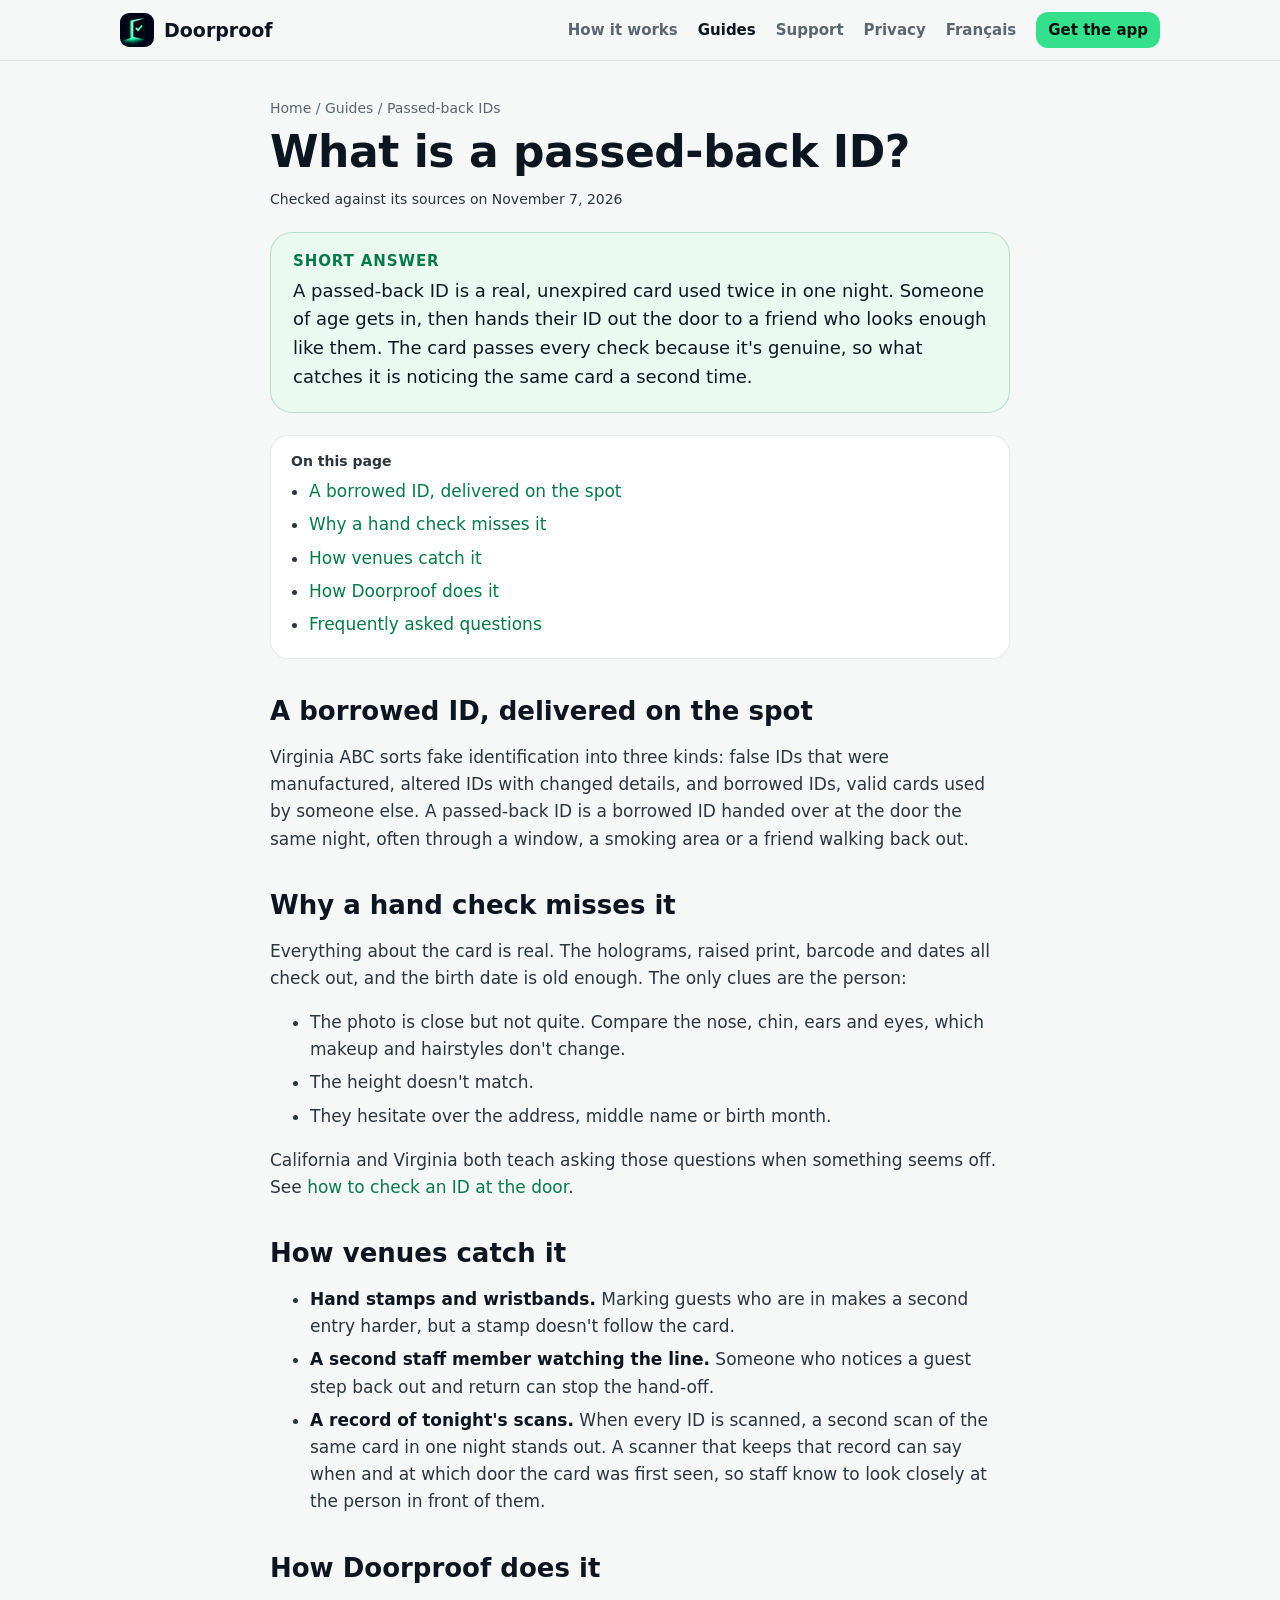
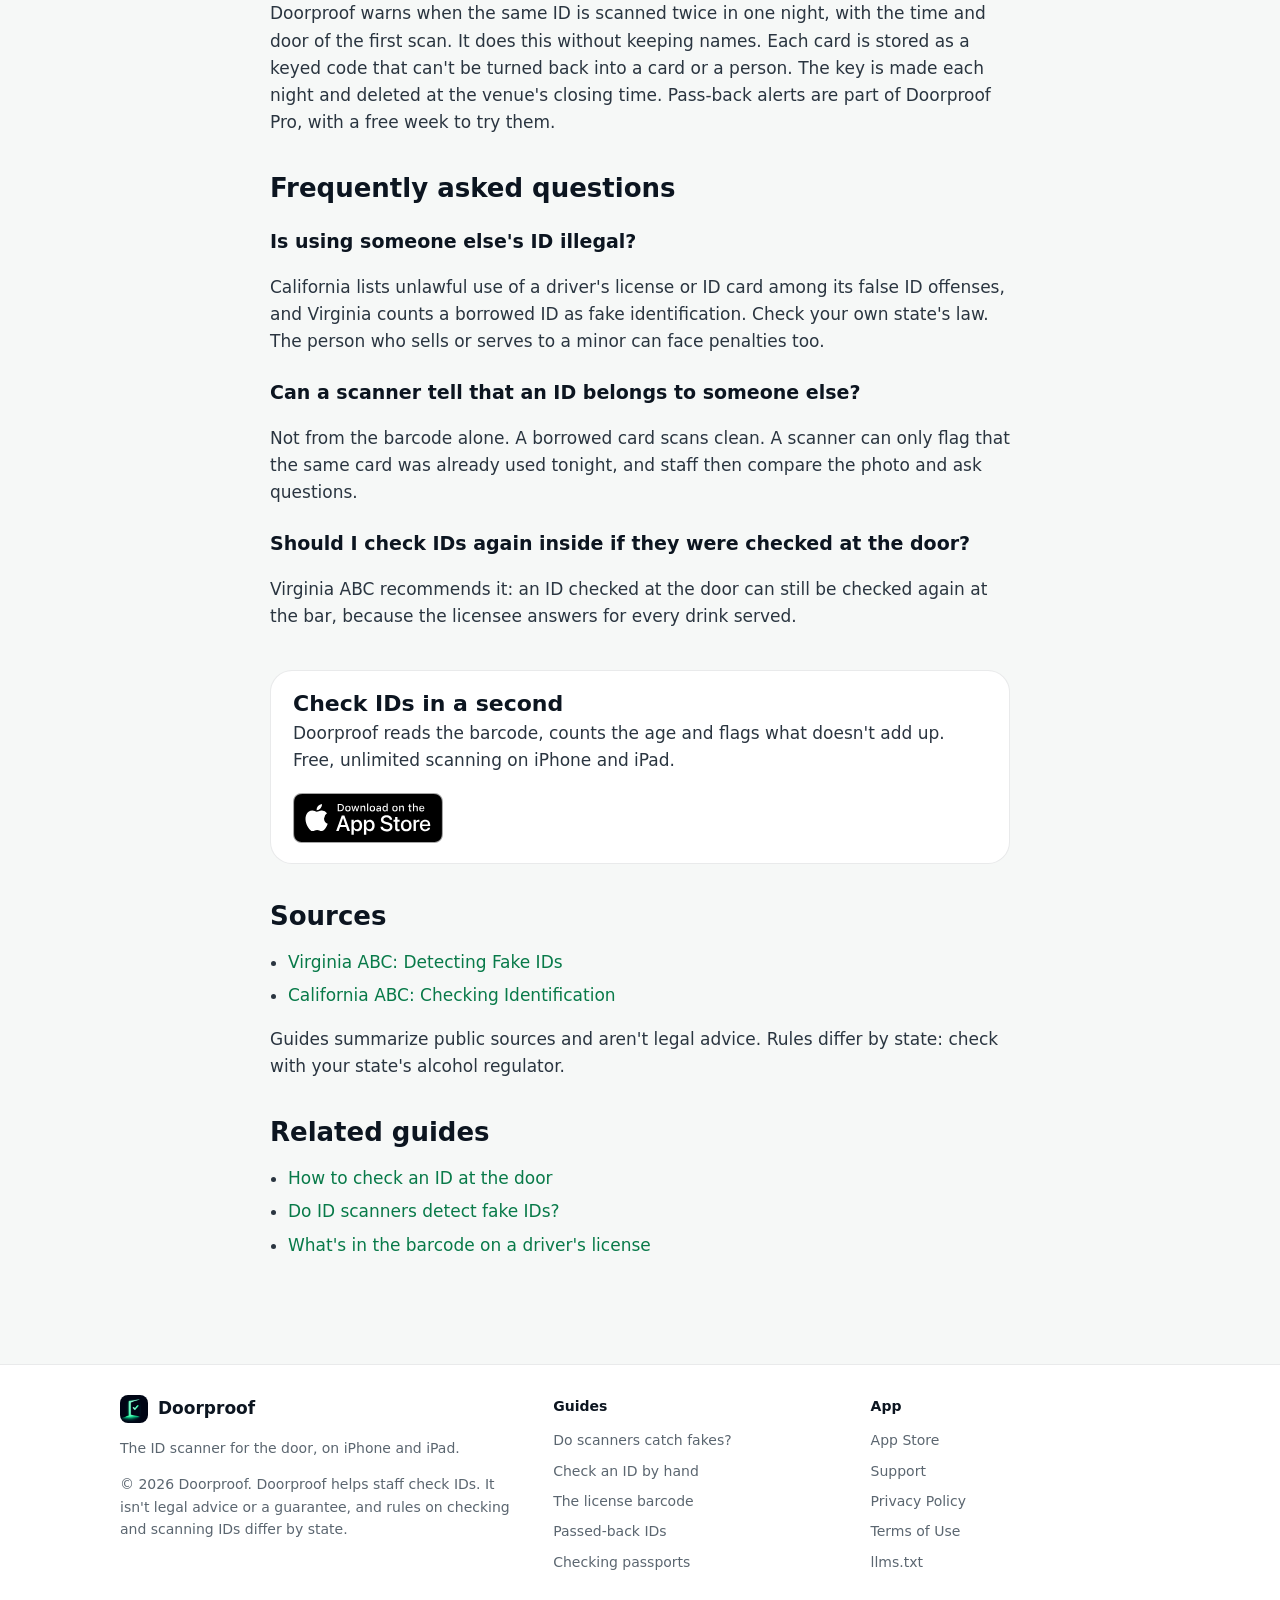
<file: passed-back-id.html>
<!doctype html>
<html lang="en">
<head>
<meta charset="utf-8">
<meta name="viewport" content="width=device-width, initial-scale=1">
<title>What Is a Passed-Back ID, and How Do You Catch One?</title>
<meta name="description" content="A passed-back ID is a real card used twice in one night, handed back out the door to a friend. Why a hand check misses it, and how a record of tonight&#x27;s scans catches it.">
<meta name="robots" content="index,follow,max-snippet:-1,max-image-preview:large">
<link rel="canonical" href="https://coderalert0.github.io/doorproof-site/passed-back-id.html">
<link rel="alternate" type="text/markdown" href="passed-back-id.md">
<meta name="theme-color" content="#f6f8f7">
<meta name="apple-itunes-app" content="app-id=6832112189">
<meta property="og:type" content="article">
<meta property="og:site_name" content="Doorproof">
<meta property="og:title" content="What Is a Passed-Back ID, and How Do You Catch One?">
<meta property="og:description" content="A passed-back ID is a real card used twice in one night, handed back out the door to a friend. Why a hand check misses it, and how a record of tonight&#x27;s scans catches it.">
<meta property="og:url" content="https://coderalert0.github.io/doorproof-site/passed-back-id.html">
<meta property="og:image" content="https://coderalert0.github.io/doorproof-site/img/og.png">
<meta property="og:image:width" content="1200">
<meta property="og:image:height" content="630">
<meta property="og:image:alt" content="Doorproof, the ID scanner for the door, showing a green OK result">
<meta name="twitter:card" content="summary_large_image">
<link rel="icon" href="icon.png">
<link rel="apple-touch-icon" href="icon.png">
<link rel="stylesheet" href="style.css">
<link rel="alternate" type="text/plain" title="llms.txt" href="llms.txt">
<script type="application/ld+json">{"@context": "https://schema.org", "@type": "Article", "headline": "What is a passed-back ID?", "description": "A passed-back ID is a real card used twice in one night, handed back out the door to a friend. Why a hand check misses it, and how a record of tonight's scans catches it.", "datePublished": "2026-11-07", "dateModified": "2026-11-07", "mainEntityOfPage": "https://coderalert0.github.io/doorproof-site/passed-back-id.html", "image": "https://coderalert0.github.io/doorproof-site/img/og.png", "author": {"@type": "Organization", "name": "Doorproof", "url": "https://coderalert0.github.io/doorproof-site/", "logo": "https://coderalert0.github.io/doorproof-site/img/icon-512.png"}, "publisher": {"@type": "Organization", "name": "Doorproof", "url": "https://coderalert0.github.io/doorproof-site/", "logo": "https://coderalert0.github.io/doorproof-site/img/icon-512.png"}, "inLanguage": "en-US", "citation": ["https://www.abc.virginia.gov/licenses/retail-resources/preventing-underage-sales/detecting-fake-ids", "https://www.abc.ca.gov/education/licensee-education/checking-identification"]}</script>
<script type="application/ld+json">{"@context": "https://schema.org", "@type": "BreadcrumbList", "itemListElement": [{"@type": "ListItem", "position": 1, "name": "Home", "item": "https://coderalert0.github.io/doorproof-site/"}, {"@type": "ListItem", "position": 2, "name": "Guides", "item": "https://coderalert0.github.io/doorproof-site/#guides"}, {"@type": "ListItem", "position": 3, "name": "Passed-back IDs", "item": "https://coderalert0.github.io/doorproof-site/passed-back-id.html"}]}</script>
<script type="application/ld+json">{"@context": "https://schema.org", "@type": "FAQPage", "mainEntity": [{"@type": "Question", "name": "Is using someone else's ID illegal?", "acceptedAnswer": {"@type": "Answer", "text": "California lists unlawful use of a driver's license or ID card among its false ID offenses, and Virginia counts a borrowed ID as fake identification. Check your own state's law. The person who sells or serves to a minor can face penalties too."}}, {"@type": "Question", "name": "Can a scanner tell that an ID belongs to someone else?", "acceptedAnswer": {"@type": "Answer", "text": "Not from the barcode alone. A borrowed card scans clean. A scanner can only flag that the same card was already used tonight, and staff then compare the photo and ask questions."}}, {"@type": "Question", "name": "Should I check IDs again inside if they were checked at the door?", "acceptedAnswer": {"@type": "Answer", "text": "Virginia ABC recommends it: an ID checked at the door can still be checked again at the bar, because the licensee answers for every drink served."}}]}</script>
</head>
<body>
<a class="skip" href="#main">Skip to content</a>
<header class="topbar">
  <div class="topbar-in">
    <a class="brand" href="./"><img src="icon.png" alt="" width="34" height="34"><span>Doorproof</span></a>
    <nav class="nav" aria-label="Site">
      <a href="./#how">How it works</a>
      <a href="./#guides" aria-current="page">Guides</a>
      <a href="./#support">Support</a>
      <a href="privacy.html">Privacy</a>
      <a href="https://coderalert0.github.io/doorproof-site/fr/" hreflang="fr-CA" lang="fr-CA">Français</a>
      <a class="nav-cta" href="https://apps.apple.com/us/app/id6832112189">Get the app</a>
    </nav>
  </div>
</header>
<main id="main">
<div class="guide">
<nav class="crumbs" aria-label="Breadcrumb"><a href="./">Home</a> <span aria-hidden="true">/</span> <a href="./#guides">Guides</a> <span aria-hidden="true">/</span> <span>Passed-back IDs</span></nav>
<article>
<h1>What is a passed-back ID?</h1>
<p class="updated">Checked against its sources on <time datetime="2026-11-07">November 7, 2026</time></p>
<div class="answer"><h2>Short answer</h2><p>A passed-back ID is a real, unexpired card used twice in one night. Someone of age gets in, then hands their ID out the door to a friend who looks enough like them. The card passes every check because it&#x27;s genuine, so what catches it is noticing the same card a second time.</p></div>
<nav class="toc" aria-label="On this page"><p class="foot-title">On this page</p><ul><li><a href="#a-borrowed-id-delivered-on-the-spot">A borrowed ID, delivered on the spot</a></li><li><a href="#why-a-hand-check-misses-it">Why a hand check misses it</a></li><li><a href="#how-venues-catch-it">How venues catch it</a></li><li><a href="#how-doorproof-does-it">How Doorproof does it</a></li><li><a href="#frequently-asked-questions">Frequently asked questions</a></li></ul></nav>
<h2 id="a-borrowed-id-delivered-on-the-spot">A borrowed ID, delivered on the spot</h2>
<p>Virginia ABC sorts fake identification into three kinds: false IDs that were manufactured, altered IDs with changed details, and borrowed IDs, valid cards used by someone else. A passed-back ID is a borrowed ID handed over at the door the same night, often through a window, a smoking area or a friend walking back out.</p>
<h2 id="why-a-hand-check-misses-it">Why a hand check misses it</h2>
<p>Everything about the card is real. The holograms, raised print, barcode and dates all check out, and the birth date is old enough. The only clues are the person:</p>
<ul>
<li>The photo is close but not quite. Compare the nose, chin, ears and eyes, which makeup and hairstyles don't change.</li>
<li>The height doesn't match.</li>
<li>They hesitate over the address, middle name or birth month.</li>
</ul>
<p>California and Virginia both teach asking those questions when something seems off. See <a href="how-to-check-an-id.html">how to check an ID at the door</a>.</p>
<h2 id="how-venues-catch-it">How venues catch it</h2>
<ul>
<li><strong>Hand stamps and wristbands.</strong> Marking guests who are in makes a second entry harder, but a stamp doesn't follow the card.</li>
<li><strong>A second staff member watching the line.</strong> Someone who notices a guest step back out and return can stop the hand-off.</li>
<li><strong>A record of tonight's scans.</strong> When every ID is scanned, a second scan of the same card in one night stands out. A scanner that keeps that record can say when and at which door the card was first seen, so staff know to look closely at the person in front of them.</li>
</ul>
<h2 id="how-doorproof-does-it">How Doorproof does it</h2>
<p>Doorproof warns when the same ID is scanned twice in one night, with the time and door of the first scan. It does this without keeping names. Each card is stored as a keyed code that can't be turned back into a card or a person. The key is made each night and deleted at the venue's closing time. Pass-back alerts are part of Doorproof Pro, with a free week to try them.</p>
<h2 id="frequently-asked-questions">Frequently asked questions</h2>
<h3 id="is-using-someone-elses-id-illegal">Is using someone else's ID illegal?</h3>
<p>California lists unlawful use of a driver's license or ID card among its false ID offenses, and Virginia counts a borrowed ID as fake identification. Check your own state's law. The person who sells or serves to a minor can face penalties too.</p>
<h3 id="can-a-scanner-tell-that-an-id-belongs-to-someone-else">Can a scanner tell that an ID belongs to someone else?</h3>
<p>Not from the barcode alone. A borrowed card scans clean. A scanner can only flag that the same card was already used tonight, and staff then compare the photo and ask questions.</p>
<h3 id="should-i-check-ids-again-inside-if-they-were-checked-at-the-door">Should I check IDs again inside if they were checked at the door?</h3>
<p>Virginia ABC recommends it: an ID checked at the door can still be checked again at the bar, because the licensee answers for every drink served.</p>
<aside class="app-cta">
  <div><h2>Check IDs in a second</h2><p>Doorproof reads the barcode, counts the age and flags what doesn't add up. Free, unlimited scanning on iPhone and iPad.</p></div>
  <a class="badge" href="https://apps.apple.com/us/app/id6832112189"><img src="img/app-store-badge.svg" alt="Download on the App Store" width="150" height="50"></a>
</aside>
<section class="sources"><h2>Sources</h2><ul><li><a href="https://www.abc.virginia.gov/licenses/retail-resources/preventing-underage-sales/detecting-fake-ids" rel="noopener">Virginia ABC: Detecting Fake IDs</a></li><li><a href="https://www.abc.ca.gov/education/licensee-education/checking-identification" rel="noopener">California ABC: Checking Identification</a></li></ul><p class="muted">Guides summarize public sources and aren't legal advice. Rules differ by state: check with your state's alcohol regulator.</p></section>
<section class="related"><h2>Related guides</h2><ul><li><a href="how-to-check-an-id.html">How to check an ID at the door</a></li><li><a href="do-id-scanners-detect-fake-ids.html">Do ID scanners detect fake IDs?</a></li><li><a href="drivers-license-barcode.html">What&#x27;s in the barcode on a driver&#x27;s license</a></li></ul></section>
</article>
</div>
</main>
<footer>
  <div class="in">
    <div class="foot-about">
      <a class="brand" href="./"><img src="icon.png" alt="" width="28" height="28"><span>Doorproof</span></a>
      <p>The ID scanner for the door, on iPhone and iPad.</p>
      <p>© 2026 Doorproof. Doorproof helps staff check IDs. It isn't legal advice or a guarantee, and rules on checking and scanning IDs differ by state.</p>
    </div>
    <nav aria-label="Guides"><p class="foot-title">Guides</p><a href="do-id-scanners-detect-fake-ids.html">Do scanners catch fakes?</a><a href="how-to-check-an-id.html">Check an ID by hand</a><a href="drivers-license-barcode.html">The license barcode</a><a href="passed-back-id.html">Passed-back IDs</a><a href="checking-passports.html">Checking passports</a></nav>
    <nav aria-label="App"><p class="foot-title">App</p><a href="https://apps.apple.com/us/app/id6832112189">App Store</a><a href="./#support">Support</a><a href="privacy.html">Privacy Policy</a><a href="https://www.apple.com/legal/internet-services/itunes/dev/stdeula/">Terms of Use</a><a href="llms.txt">llms.txt</a></nav>
  </div>
</footer>
<script src="site.js"></script>
</body>
</html>
</file>
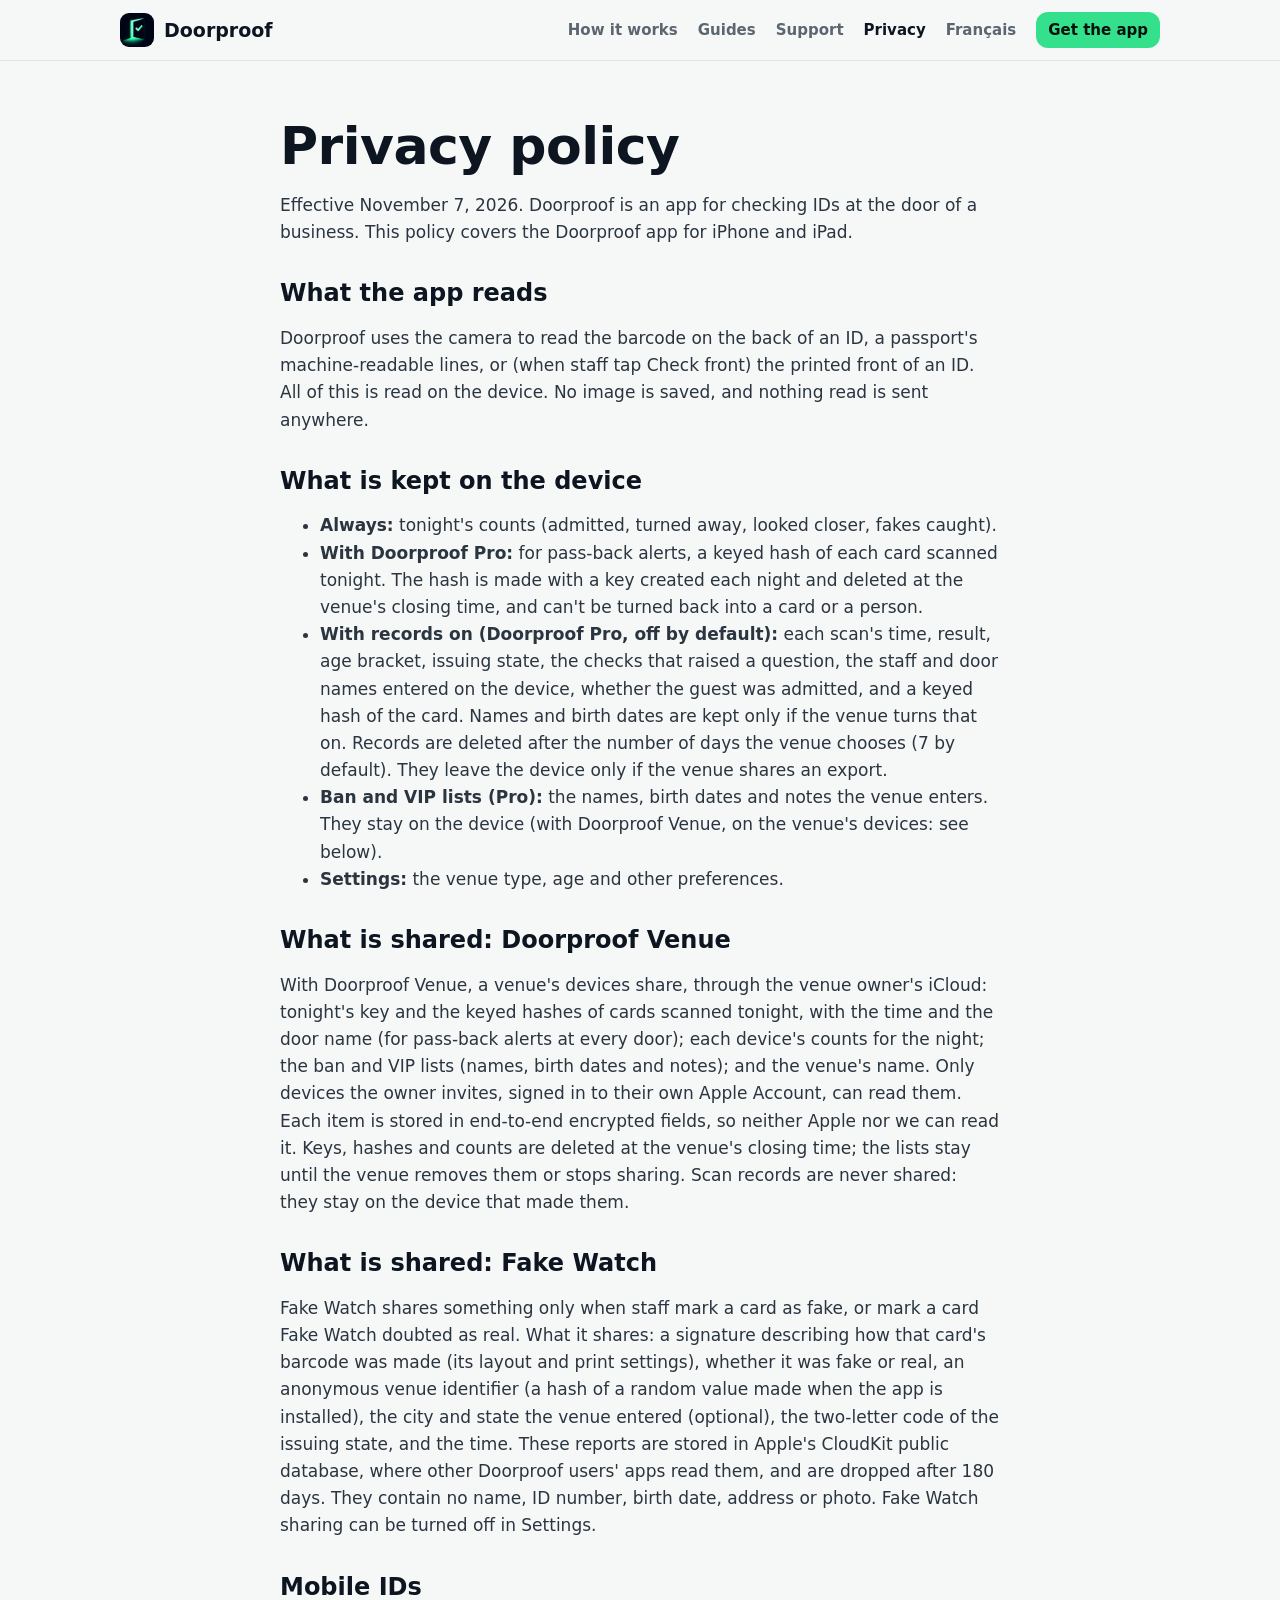
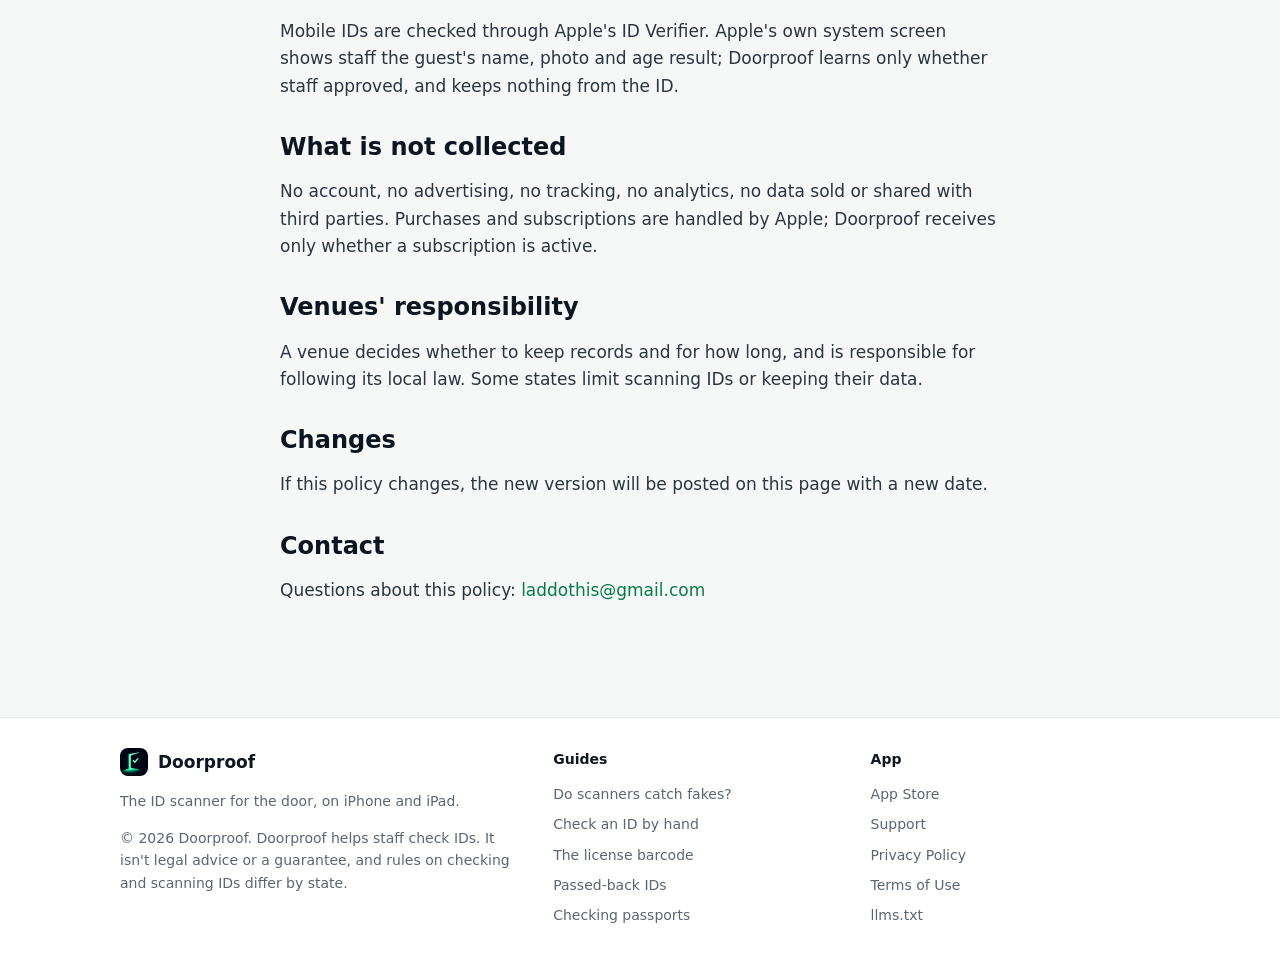
<file: privacy.html>
<!doctype html>
<html lang="en">
<head>
<meta charset="utf-8">
<meta name="viewport" content="width=device-width, initial-scale=1">
<title>Privacy Policy · Doorproof</title>
<meta name="description" content="What the Doorproof ID scanner app reads, what it keeps on the device, and the little it shares.">
<meta name="robots" content="index,follow,max-snippet:-1,max-image-preview:large">
<link rel="canonical" href="https://coderalert0.github.io/doorproof-site/privacy.html">
<link rel="alternate" hreflang="en" href="https://coderalert0.github.io/doorproof-site/privacy.html">
<link rel="alternate" hreflang="fr-CA" href="https://coderalert0.github.io/doorproof-site/fr/privacy.html">
<link rel="alternate" hreflang="x-default" href="https://coderalert0.github.io/doorproof-site/privacy.html">
<meta name="theme-color" content="#f6f8f7">
<meta name="apple-itunes-app" content="app-id=6832112189">
<meta property="og:type" content="article">
<meta property="og:site_name" content="Doorproof">
<meta property="og:title" content="Privacy Policy · Doorproof">
<meta property="og:description" content="What the Doorproof ID scanner app reads, what it keeps on the device, and the little it shares.">
<meta property="og:url" content="https://coderalert0.github.io/doorproof-site/privacy.html">
<meta property="og:image" content="https://coderalert0.github.io/doorproof-site/img/og.png">
<meta property="og:image:width" content="1200">
<meta property="og:image:height" content="630">
<meta property="og:image:alt" content="Doorproof, the ID scanner for the door, showing a green OK result">
<meta name="twitter:card" content="summary_large_image">
<link rel="icon" href="icon.png">
<link rel="apple-touch-icon" href="icon.png">
<link rel="stylesheet" href="style.css">
<link rel="alternate" type="text/plain" title="llms.txt" href="llms.txt">
<script type="application/ld+json">{"@context": "https://schema.org", "@type": "WebPage", "name": "Doorproof privacy policy", "url": "https://coderalert0.github.io/doorproof-site/privacy.html", "dateModified": "2026-11-07", "publisher": {"@type": "Organization", "name": "Doorproof", "url": "https://coderalert0.github.io/doorproof-site/", "logo": "https://coderalert0.github.io/doorproof-site/img/icon-512.png"}, "inLanguage": "en-US", "about": {"@type": "MobileApplication", "name": "ID Scanner & Age: Doorproof", "url": "https://coderalert0.github.io/doorproof-site/"}}</script>
</head>
<body>
<a class="skip" href="#main">Skip to content</a>
<header class="topbar">
  <div class="topbar-in">
    <a class="brand" href="./"><img src="icon.png" alt="" width="34" height="34"><span>Doorproof</span></a>
    <nav class="nav" aria-label="Site">
      <a href="./#how">How it works</a>
      <a href="./#guides">Guides</a>
      <a href="./#support">Support</a>
      <a href="privacy.html" aria-current="page">Privacy</a>
      <a href="https://coderalert0.github.io/doorproof-site/fr/privacy.html" hreflang="fr-CA" lang="fr-CA">Français</a>
      <a class="nav-cta" href="https://apps.apple.com/us/app/id6832112189">Get the app</a>
    </nav>
  </div>
</header>
<main id="main">
<div class="doc">
  <h1>Privacy policy</h1>
  <p>Effective November 7, 2026. Doorproof is an app for checking IDs at the door of a business. This policy covers the Doorproof app for iPhone and iPad.</p>

  <h2>What the app reads</h2>
  <p>Doorproof uses the camera to read the barcode on the back of an ID, a passport's machine-readable lines, or (when staff tap Check front) the printed front of an ID. All of this is read on the device. No image is saved, and nothing read is sent anywhere.</p>

  <h2>What is kept on the device</h2>
  <ul>
    <li><strong>Always:</strong> tonight's counts (admitted, turned away, looked closer, fakes caught).</li>
    <li><strong>With Doorproof Pro:</strong> for pass-back alerts, a keyed hash of each card scanned tonight. The hash is made with a key created each night and deleted at the venue's closing time, and can't be turned back into a card or a person.</li>
    <li><strong>With records on (Doorproof Pro, off by default):</strong> each scan's time, result, age bracket, issuing state, the checks that raised a question, the staff and door names entered on the device, whether the guest was admitted, and a keyed hash of the card. Names and birth dates are kept only if the venue turns that on. Records are deleted after the number of days the venue chooses (7 by default). They leave the device only if the venue shares an export.</li>
    <li><strong>Ban and VIP lists (Pro):</strong> the names, birth dates and notes the venue enters. They stay on the device (with Doorproof Venue, on the venue's devices: see below).</li>
    <li><strong>Settings:</strong> the venue type, age and other preferences.</li>
  </ul>

  <h2>What is shared: Doorproof Venue</h2>
  <p>With Doorproof Venue, a venue's devices share, through the venue owner's iCloud: tonight's key and the keyed hashes of cards scanned tonight, with the time and the door name (for pass-back alerts at every door); each device's counts for the night; the ban and VIP lists (names, birth dates and notes); and the venue's name. Only devices the owner invites, signed in to their own Apple Account, can read them. Each item is stored in end-to-end encrypted fields, so neither Apple nor we can read it. Keys, hashes and counts are deleted at the venue's closing time; the lists stay until the venue removes them or stops sharing. Scan records are never shared: they stay on the device that made them.</p>

  <h2>What is shared: Fake Watch</h2>
  <p>Fake Watch shares something only when staff mark a card as fake, or mark a card Fake Watch doubted as real. What it shares: a signature describing how that card's barcode was made (its layout and print settings), whether it was fake or real, an anonymous venue identifier (a hash of a random value made when the app is installed), the city and state the venue entered (optional), the two-letter code of the issuing state, and the time. These reports are stored in Apple's CloudKit public database, where other Doorproof users' apps read them, and are dropped after 180 days. They contain no name, ID number, birth date, address or photo. Fake Watch sharing can be turned off in Settings.</p>

  <h2>Mobile IDs</h2>
  <p>Mobile IDs are checked through Apple's ID Verifier. Apple's own system screen shows staff the guest's name, photo and age result; Doorproof learns only whether staff approved, and keeps nothing from the ID.</p>

  <h2>What is not collected</h2>
  <p>No account, no advertising, no tracking, no analytics, no data sold or shared with third parties. Purchases and subscriptions are handled by Apple; Doorproof receives only whether a subscription is active.</p>

  <h2>Venues' responsibility</h2>
  <p>A venue decides whether to keep records and for how long, and is responsible for following its local law. Some states limit scanning IDs or keeping their data.</p>

  <h2>Changes</h2>
  <p>If this policy changes, the new version will be posted on this page with a new date.</p>

  <h2>Contact</h2>
  <p>Questions about this policy: <span class="email"><noscript>laddothis at gmail dot com</noscript></span></p>
</div>
</main>
<footer>
  <div class="in">
    <div class="foot-about">
      <a class="brand" href="./"><img src="icon.png" alt="" width="28" height="28"><span>Doorproof</span></a>
      <p>The ID scanner for the door, on iPhone and iPad.</p>
      <p>© 2026 Doorproof. Doorproof helps staff check IDs. It isn't legal advice or a guarantee, and rules on checking and scanning IDs differ by state.</p>
    </div>
    <nav aria-label="Guides"><p class="foot-title">Guides</p><a href="do-id-scanners-detect-fake-ids.html">Do scanners catch fakes?</a><a href="how-to-check-an-id.html">Check an ID by hand</a><a href="drivers-license-barcode.html">The license barcode</a><a href="passed-back-id.html">Passed-back IDs</a><a href="checking-passports.html">Checking passports</a></nav>
    <nav aria-label="App"><p class="foot-title">App</p><a href="https://apps.apple.com/us/app/id6832112189">App Store</a><a href="./#support">Support</a><a href="privacy.html">Privacy Policy</a><a href="https://www.apple.com/legal/internet-services/itunes/dev/stdeula/">Terms of Use</a><a href="llms.txt">llms.txt</a></nav>
  </div>
</footer>
<script src="site.js"></script>
</body>
</html>
</file>
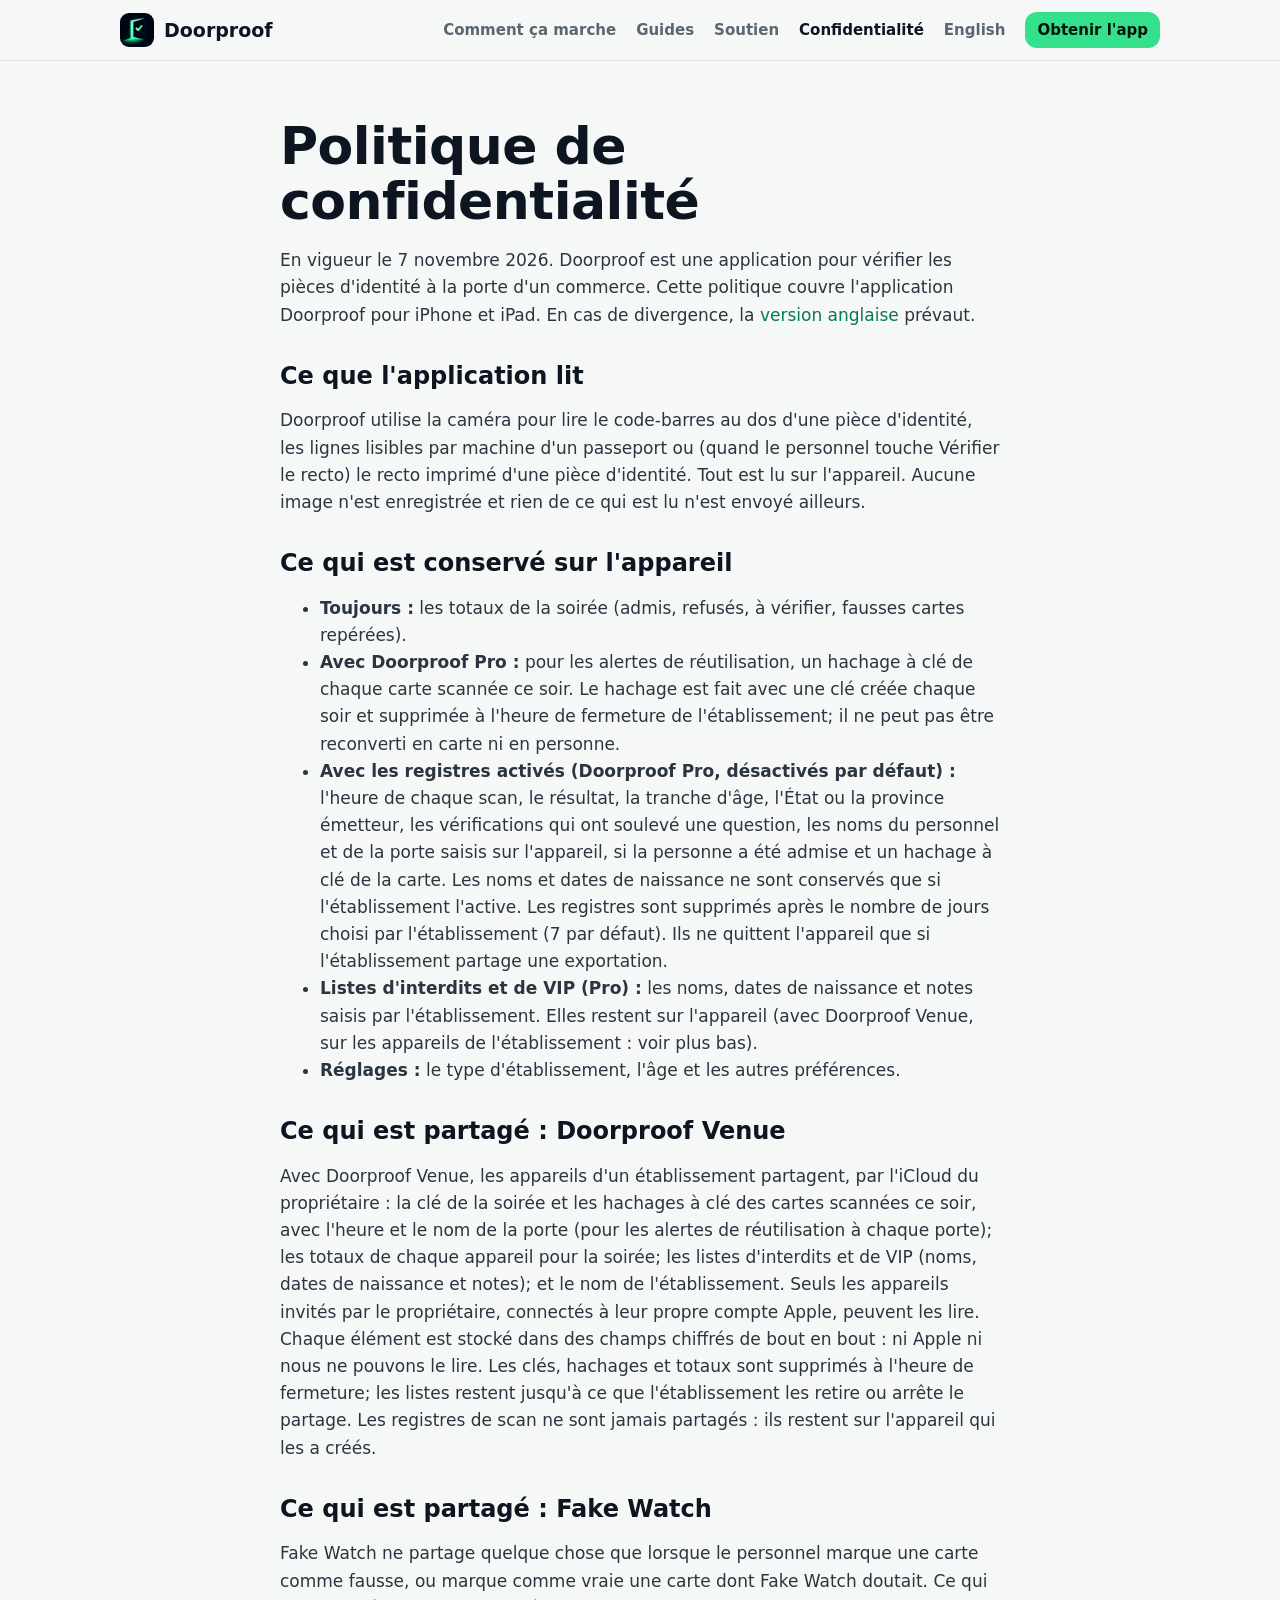
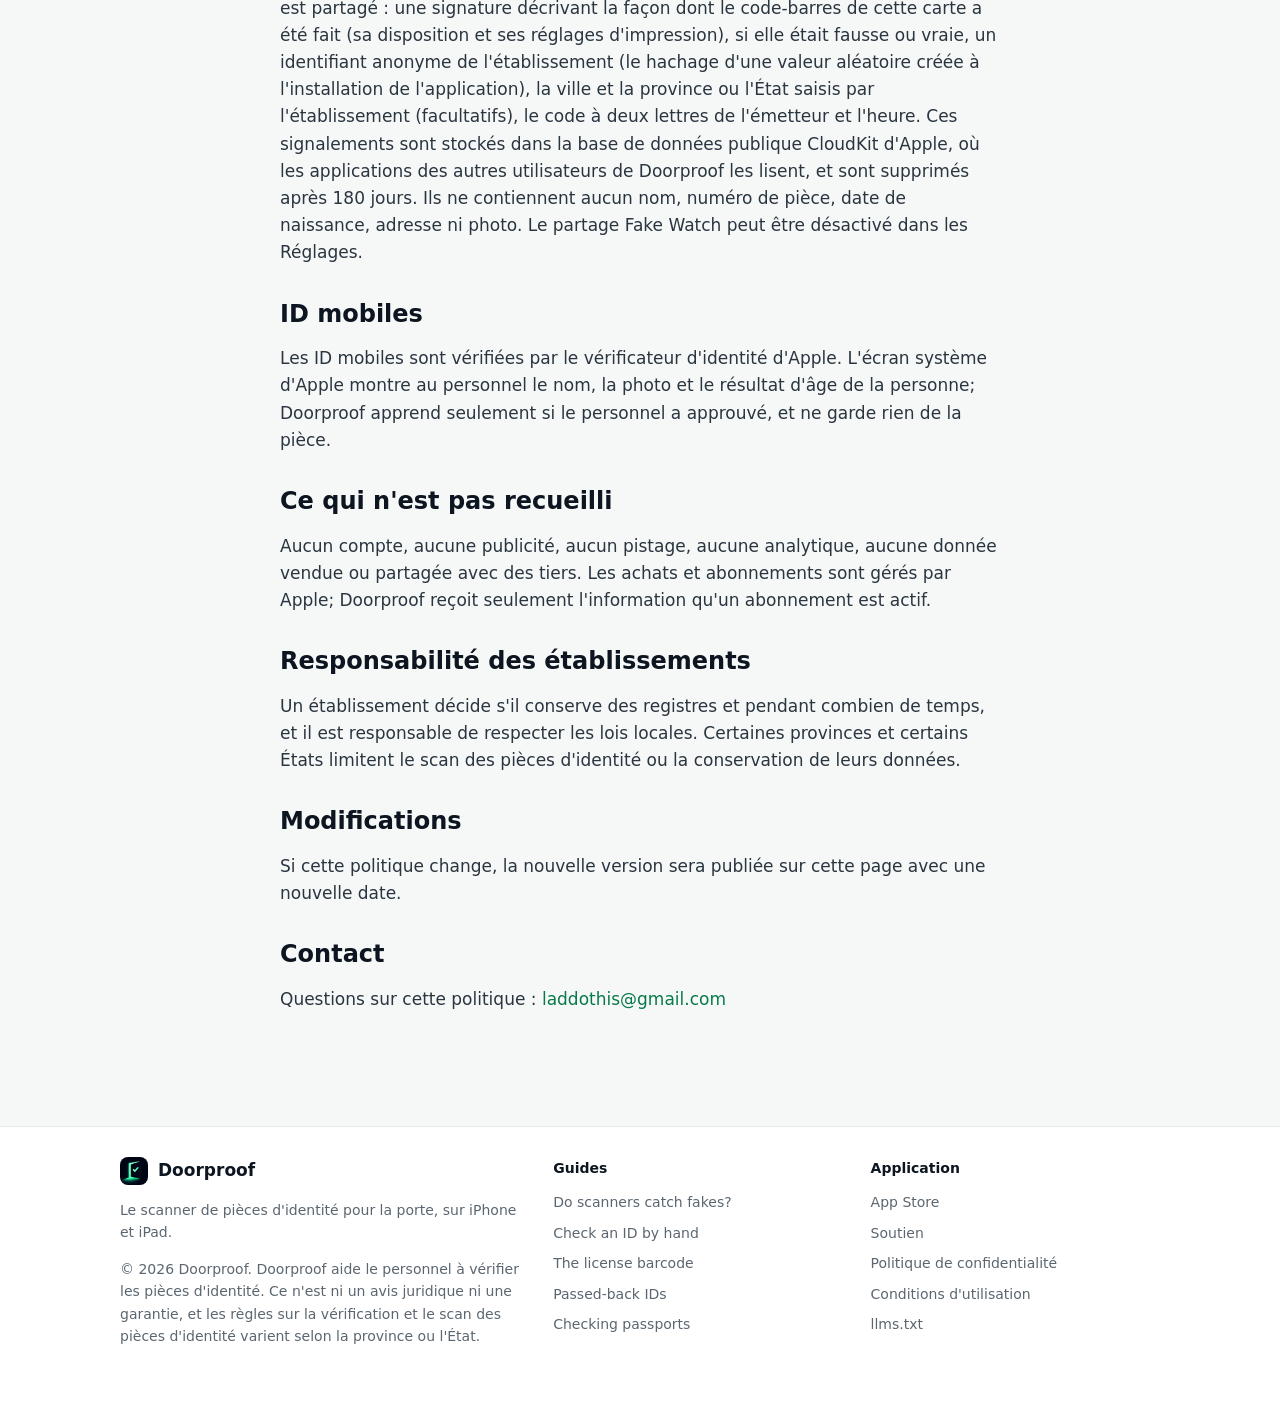
<file: fr/privacy.html>
<!doctype html>
<html lang="fr-CA">
<head>
<meta charset="utf-8">
<meta name="viewport" content="width=device-width, initial-scale=1">
<title>Politique de confidentialité · Doorproof</title>
<meta name="description" content="Ce que l&#x27;application Doorproof lit, ce qu&#x27;elle conserve sur l&#x27;appareil et le peu qu&#x27;elle partage.">
<meta name="robots" content="index,follow,max-snippet:-1,max-image-preview:large">
<link rel="canonical" href="https://coderalert0.github.io/doorproof-site/fr/privacy.html">
<link rel="alternate" hreflang="en" href="https://coderalert0.github.io/doorproof-site/privacy.html">
<link rel="alternate" hreflang="fr-CA" href="https://coderalert0.github.io/doorproof-site/fr/privacy.html">
<link rel="alternate" hreflang="x-default" href="https://coderalert0.github.io/doorproof-site/privacy.html">
<meta name="theme-color" content="#f6f8f7">
<meta name="apple-itunes-app" content="app-id=6832112189">
<meta property="og:type" content="article">
<meta property="og:site_name" content="Doorproof">
<meta property="og:title" content="Politique de confidentialité · Doorproof">
<meta property="og:description" content="Ce que l&#x27;application Doorproof lit, ce qu&#x27;elle conserve sur l&#x27;appareil et le peu qu&#x27;elle partage.">
<meta property="og:url" content="https://coderalert0.github.io/doorproof-site/fr/privacy.html">
<meta property="og:image" content="https://coderalert0.github.io/doorproof-site/img/og.png">
<meta property="og:image:width" content="1200">
<meta property="og:image:height" content="630">
<meta property="og:image:alt" content="Doorproof, le scanner de pièces d&#x27;identité pour la porte, affichant un résultat vert OK">
<meta name="twitter:card" content="summary_large_image">
<link rel="icon" href="../icon.png">
<link rel="apple-touch-icon" href="../icon.png">
<link rel="stylesheet" href="../style.css">
<link rel="alternate" type="text/plain" title="llms.txt" href="../llms.txt">
<script type="application/ld+json">{"@context": "https://schema.org", "@type": "WebPage", "name": "Politique de confidentialité de Doorproof", "url": "https://coderalert0.github.io/doorproof-site/fr/privacy.html", "dateModified": "2026-11-07", "publisher": {"@type": "Organization", "name": "Doorproof", "url": "https://coderalert0.github.io/doorproof-site/", "logo": "https://coderalert0.github.io/doorproof-site/img/icon-512.png"}, "inLanguage": "fr-CA", "about": {"@type": "MobileApplication", "name": "ID Scanner & Age: Doorproof", "url": "https://coderalert0.github.io/doorproof-site/"}}</script>
</head>
<body>
<a class="skip" href="#main">Aller au contenu</a>
<header class="topbar">
  <div class="topbar-in">
    <a class="brand" href="./"><img src="../icon.png" alt="" width="34" height="34"><span>Doorproof</span></a>
    <nav class="nav" aria-label="Site">
      <a href="./#how">Comment ça marche</a>
      <a href="./#guides">Guides</a>
      <a href="./#support">Soutien</a>
      <a href="./privacy.html" aria-current="page">Confidentialité</a>
      <a href="https://coderalert0.github.io/doorproof-site/privacy.html" hreflang="en" lang="en">English</a>
      <a class="nav-cta" href="https://apps.apple.com/ca/app/id6832112189?l=fr-CA">Obtenir l'app</a>
    </nav>
  </div>
</header>
<main id="main">
<div class="doc">
  <h1>Politique de confidentialité</h1>
  <p>En vigueur le 7 novembre 2026. Doorproof est une application pour vérifier les pièces d'identité à la porte d'un commerce. Cette politique couvre l'application Doorproof pour iPhone et iPad. En cas de divergence, la <a href="../privacy.html">version anglaise</a> prévaut.</p>

  <h2>Ce que l'application lit</h2>
  <p>Doorproof utilise la caméra pour lire le code-barres au dos d'une pièce d'identité, les lignes lisibles par machine d'un passeport ou (quand le personnel touche Vérifier le recto) le recto imprimé d'une pièce d'identité. Tout est lu sur l'appareil. Aucune image n'est enregistrée et rien de ce qui est lu n'est envoyé ailleurs.</p>

  <h2>Ce qui est conservé sur l'appareil</h2>
  <ul>
    <li><strong>Toujours&nbsp;:</strong> les totaux de la soirée (admis, refusés, à vérifier, fausses cartes repérées).</li>
    <li><strong>Avec Doorproof Pro&nbsp;:</strong> pour les alertes de réutilisation, un hachage à clé de chaque carte scannée ce soir. Le hachage est fait avec une clé créée chaque soir et supprimée à l'heure de fermeture de l'établissement; il ne peut pas être reconverti en carte ni en personne.</li>
    <li><strong>Avec les registres activés (Doorproof Pro, désactivés par défaut)&nbsp;:</strong> l'heure de chaque scan, le résultat, la tranche d'âge, l'État ou la province émetteur, les vérifications qui ont soulevé une question, les noms du personnel et de la porte saisis sur l'appareil, si la personne a été admise et un hachage à clé de la carte. Les noms et dates de naissance ne sont conservés que si l'établissement l'active. Les registres sont supprimés après le nombre de jours choisi par l'établissement (7 par défaut). Ils ne quittent l'appareil que si l'établissement partage une exportation.</li>
    <li><strong>Listes d'interdits et de VIP (Pro)&nbsp;:</strong> les noms, dates de naissance et notes saisis par l'établissement. Elles restent sur l'appareil (avec Doorproof Venue, sur les appareils de l'établissement&nbsp;: voir plus bas).</li>
    <li><strong>Réglages&nbsp;:</strong> le type d'établissement, l'âge et les autres préférences.</li>
  </ul>

  <h2>Ce qui est partagé&nbsp;: Doorproof Venue</h2>
  <p>Avec Doorproof Venue, les appareils d'un établissement partagent, par l'iCloud du propriétaire&nbsp;: la clé de la soirée et les hachages à clé des cartes scannées ce soir, avec l'heure et le nom de la porte (pour les alertes de réutilisation à chaque porte); les totaux de chaque appareil pour la soirée; les listes d'interdits et de VIP (noms, dates de naissance et notes); et le nom de l'établissement. Seuls les appareils invités par le propriétaire, connectés à leur propre compte Apple, peuvent les lire. Chaque élément est stocké dans des champs chiffrés de bout en bout&nbsp;: ni Apple ni nous ne pouvons le lire. Les clés, hachages et totaux sont supprimés à l'heure de fermeture; les listes restent jusqu'à ce que l'établissement les retire ou arrête le partage. Les registres de scan ne sont jamais partagés&nbsp;: ils restent sur l'appareil qui les a créés.</p>

  <h2>Ce qui est partagé&nbsp;: Fake Watch</h2>
  <p>Fake Watch ne partage quelque chose que lorsque le personnel marque une carte comme fausse, ou marque comme vraie une carte dont Fake Watch doutait. Ce qui est partagé&nbsp;: une signature décrivant la façon dont le code-barres de cette carte a été fait (sa disposition et ses réglages d'impression), si elle était fausse ou vraie, un identifiant anonyme de l'établissement (le hachage d'une valeur aléatoire créée à l'installation de l'application), la ville et la province ou l'État saisis par l'établissement (facultatifs), le code à deux lettres de l'émetteur et l'heure. Ces signalements sont stockés dans la base de données publique CloudKit d'Apple, où les applications des autres utilisateurs de Doorproof les lisent, et sont supprimés après 180 jours. Ils ne contiennent aucun nom, numéro de pièce, date de naissance, adresse ni photo. Le partage Fake Watch peut être désactivé dans les Réglages.</p>

  <h2>ID mobiles</h2>
  <p>Les ID mobiles sont vérifiées par le vérificateur d'identité d'Apple. L'écran système d'Apple montre au personnel le nom, la photo et le résultat d'âge de la personne; Doorproof apprend seulement si le personnel a approuvé, et ne garde rien de la pièce.</p>

  <h2>Ce qui n'est pas recueilli</h2>
  <p>Aucun compte, aucune publicité, aucun pistage, aucune analytique, aucune donnée vendue ou partagée avec des tiers. Les achats et abonnements sont gérés par Apple; Doorproof reçoit seulement l'information qu'un abonnement est actif.</p>

  <h2>Responsabilité des établissements</h2>
  <p>Un établissement décide s'il conserve des registres et pendant combien de temps, et il est responsable de respecter les lois locales. Certaines provinces et certains États limitent le scan des pièces d'identité ou la conservation de leurs données.</p>

  <h2>Modifications</h2>
  <p>Si cette politique change, la nouvelle version sera publiée sur cette page avec une nouvelle date.</p>

  <h2>Contact</h2>
  <p>Questions sur cette politique&nbsp;: <span class="email"><noscript>laddothis at gmail dot com</noscript></span></p>
</div>
</main>
<footer>
  <div class="in">
    <div class="foot-about">
      <a class="brand" href="./"><img src="../icon.png" alt="" width="28" height="28"><span>Doorproof</span></a>
      <p>Le scanner de pièces d'identité pour la porte, sur iPhone et iPad.</p>
      <p>© 2026 Doorproof. Doorproof aide le personnel à vérifier les pièces d'identité. Ce n'est ni un avis juridique ni une garantie, et les règles sur la vérification et le scan des pièces d'identité varient selon la province ou l'État.</p>
    </div>
    <nav aria-label="Guides"><p class="foot-title">Guides</p><a href="../do-id-scanners-detect-fake-ids.html">Do scanners catch fakes?</a><a href="../how-to-check-an-id.html">Check an ID by hand</a><a href="../drivers-license-barcode.html">The license barcode</a><a href="../passed-back-id.html">Passed-back IDs</a><a href="../checking-passports.html">Checking passports</a></nav>
    <nav aria-label="App"><p class="foot-title">Application</p><a href="https://apps.apple.com/ca/app/id6832112189?l=fr-CA">App Store</a><a href="./#support">Soutien</a><a href="./privacy.html">Politique de confidentialité</a><a href="https://www.apple.com/legal/internet-services/itunes/dev/stdeula/">Conditions d'utilisation</a><a href="../llms.txt">llms.txt</a></nav>
  </div>
</footer>
<script src="../site.js"></script>
</body>
</html>
</file>
<file: style.css>
/* Doorproof's site: light and calm, with the app's mint as the accent. The app's own screens stay dark (a dark screen
   doesn't dazzle door staff at night), so they sit on the page like phones. */
:root { --bg:#f6f8f7; --surface:#ffffff; --raised:#edf2ef; --line:rgba(12,22,33,.09); --text:#0c1520; --body:#2a3540;
        --muted:#5b6670; --mint:#34e08b; --ink:#087a49; --amber:#ffbb29; --amber-ink:#8a5200; --red:#ff4d57; --radius:22px; }
* { box-sizing:border-box; }
html { scroll-behavior:smooth; }
body { margin:0; background:var(--bg); color:var(--text); font:17px/1.6 -apple-system, BlinkMacSystemFont, "SF Pro Text", "Segoe UI", system-ui, sans-serif; }
/* Width and height attributes reserve the space; the image keeps its own proportions. */
img { max-width:100%; height:auto; }
a { color:var(--ink); text-decoration:none; }
a:hover { text-decoration:underline; }
.skip { position:absolute; left:-999px; } .skip:focus { left:16px; top:12px; background:var(--mint); color:#04110a; padding:8px 12px; border-radius:10px; }
.topbar { position:sticky; top:0; z-index:5; background:rgba(246,248,247,.88); backdrop-filter:blur(14px); border-bottom:1px solid var(--line); }
.topbar-in { max-width:1080px; margin:0 auto; padding:12px 20px; display:flex; align-items:center; justify-content:space-between; gap:16px; }
.brand { display:flex; align-items:center; gap:10px; color:var(--text); font-weight:800; font-size:19px; }
.brand img { width:34px; height:34px; border-radius:9px; }
.nav { display:flex; gap:20px; flex-wrap:wrap; align-items:center; } .nav a { color:var(--muted); font-weight:600; font-size:15px; } .nav a[aria-current] { color:var(--text); }
.hero { max-width:1080px; margin:0 auto; padding:64px 20px 32px; display:grid; grid-template-columns:1.1fr .9fr; gap:40px; align-items:center; }
.eyebrow { color:var(--ink); font-weight:700; letter-spacing:.02em; }
h1 { font:800 52px/1.06 ui-rounded, -apple-system, system-ui, sans-serif; margin:10px 0 18px; letter-spacing:-.01em; }
h1 em { font-style:normal; color:var(--ink); }
h2 { font:800 32px/1.15 ui-rounded, -apple-system, system-ui, sans-serif; margin:0 0 14px; }
h3 { font-size:19px; margin:0 0 6px; }
.pro { display:inline-block; margin-left:6px; padding:1px 8px; border-radius:99px; background:var(--mint); color:#04110a; font-size:12px; font-weight:800; letter-spacing:.04em; vertical-align:middle; }
.lead { font-size:20px; color:var(--body); margin:0 0 26px; }
.actions { display:flex; gap:12px; flex-wrap:wrap; align-items:center; }
.btn { display:inline-flex; align-items:center; gap:8px; padding:13px 20px; border-radius:16px; font-weight:700; }
.btn-primary { background:var(--mint); color:#04110a; } .btn-ghost { background:var(--surface); color:var(--text); border:1px solid var(--line); }
.btn:hover { text-decoration:none; filter:brightness(.97); }
.facts { display:flex; gap:18px; flex-wrap:wrap; margin-top:22px; color:var(--muted); font-size:15px; }
.facts span::before { content:"✓ "; color:var(--ink); font-weight:800; }
.phone { justify-self:center; width:min(330px, 80vw); border-radius:44px; box-shadow:0 2px 6px rgba(12,22,33,.08), 0 30px 70px rgba(12,22,33,.22); }
.wrap { max-width:1080px; margin:0 auto; padding:48px 20px; }
.grid { display:grid; grid-template-columns:repeat(3, 1fr); gap:16px; }
.card { background:var(--surface); border:1px solid var(--line); border-radius:var(--radius); padding:22px; box-shadow:0 1px 2px rgba(12,22,33,.04); }
.card p { color:var(--body); margin:0; }
.dot { display:inline-block; width:12px; height:12px; border-radius:50%; margin-right:8px; vertical-align:middle; }
.shots { display:grid; grid-template-columns:repeat(3, 1fr); gap:22px; }
.shots figure { margin:0; } .shots img { width:100%; border-radius:30px; box-shadow:0 18px 44px rgba(12,22,33,.18); }
.shots figcaption { color:var(--muted); font-size:15px; margin-top:14px; } .shots figcaption strong { color:var(--text); display:block; }
.honest { background:#fff8e8; border:1px solid rgba(255,187,41,.45); }
.honest h2 { color:var(--text); } .honest p { color:var(--body); }
.ipad img { width:100%; border-radius:26px; margin-top:18px; box-shadow:0 18px 50px rgba(12,22,33,.18); }
details { background:var(--surface); border:1px solid var(--line); border-radius:18px; padding:16px 20px; margin:10px 0; }
summary { cursor:pointer; font-weight:700; } details p { color:var(--body); margin:10px 0 0; }
.contact { display:flex; gap:16px; align-items:flex-start; margin-top:20px; }
.doc { max-width:760px; margin:0 auto; padding:48px 20px 72px; } .doc p, .doc li { color:var(--body); } .doc h2 { font-size:24px; margin-top:34px; }
section[id], h2[id] { scroll-margin-top:80px; }
.muted { color:var(--muted); }
.nav-cta { background:var(--mint); color:#04110a !important; padding:6px 12px; border-radius:12px; }
.nav-cta:hover { text-decoration:none; filter:brightness(.97); }
.badge { display:inline-flex; align-items:center; } .badge img { display:block; height:50px; width:auto; }
.guides { list-style:none; padding:0; margin:18px 0 0; display:grid; grid-template-columns:repeat(2, 1fr); gap:14px; }
.guides a { display:block; height:100%; background:var(--surface); border:1px solid var(--line); border-radius:18px; padding:18px 20px; color:var(--text); }
.guides a:hover { text-decoration:none; border-color:rgba(8,122,73,.45); box-shadow:0 6px 18px rgba(12,22,33,.06); }
.guides strong { display:block; font-size:18px; margin-bottom:4px; } .guides span { color:var(--muted); font-size:15px; }
.guide { max-width:780px; margin:0 auto; padding:36px 20px 64px; }
.guide h1 { font-size:44px; }
.guide h2 { font-size:26px; margin-top:38px; } .guide h3 { margin-top:22px; }
.guide p, .guide li { color:var(--body); } .guide li { margin:6px 0; } .guide strong { color:var(--text); }
.guide code { background:var(--raised); padding:1px 6px; border-radius:6px; font-size:.9em; }
.crumbs { font-size:14px; color:var(--muted); } .crumbs a { color:var(--muted); }
.updated { color:var(--muted); font-size:14px; margin-top:-6px; }
.answer { background:#eafaf1; border:1px solid rgba(8,122,73,.22); border-radius:var(--radius); padding:20px 22px; margin:22px 0; }
.answer h2 { font-size:15px; text-transform:uppercase; letter-spacing:.06em; color:var(--ink); margin:0 0 6px; } .answer p { margin:0; color:var(--text); font-size:18px; }
.toc { background:var(--surface); border:1px solid var(--line); border-radius:18px; padding:14px 20px; } .toc ul { margin:6px 0 0; padding-left:18px; }
.table-wrap { overflow-x:auto; margin:16px 0; border:1px solid var(--line); border-radius:16px; background:var(--surface); }
table { border-collapse:collapse; width:100%; font-size:15px; } th, td { text-align:left; padding:10px 14px; border-bottom:1px solid var(--line); vertical-align:top; }
th { background:var(--raised); } tr:last-child td { border-bottom:0; } td { color:var(--body); }
.app-cta { display:flex; gap:18px; align-items:center; justify-content:space-between; flex-wrap:wrap; background:var(--surface); border:1px solid var(--line); border-radius:var(--radius); padding:20px 22px; margin:40px 0 0; }
.app-cta h2 { margin:0 0 4px; font-size:22px; } .app-cta p { margin:0; color:var(--body); }
.sources ul, .related ul { padding-left:18px; }
footer { border-top:1px solid var(--line); margin-top:24px; background:var(--surface); }
footer .in { max-width:1080px; margin:0 auto; padding:30px 20px 44px; display:grid; grid-template-columns:1.4fr 1fr 1fr; gap:28px; color:var(--muted); font-size:14px; }
footer .brand { font-size:17px; } footer .brand img { width:28px; height:28px; border-radius:8px; }
footer nav { display:flex; flex-direction:column; gap:8px; } footer nav a { color:var(--muted); }
.foot-title { color:var(--text); font-weight:700; margin:0 0 4px; font-size:14px; }
@media (max-width:860px) { .hero { grid-template-columns:1fr; padding-top:40px; } h1 { font-size:40px; } .grid, .shots { grid-template-columns:1fr 1fr; } }
@media (max-width:860px) { footer .in { grid-template-columns:1fr 1fr; } .foot-about { grid-column:1 / -1; } }
@media (max-width:560px) { .grid, .shots, .guides { grid-template-columns:1fr; } .nav { gap:12px; } .nav a:not(.nav-cta):nth-child(3) { display:none; } .guide h1 { font-size:34px; } }
</file>
